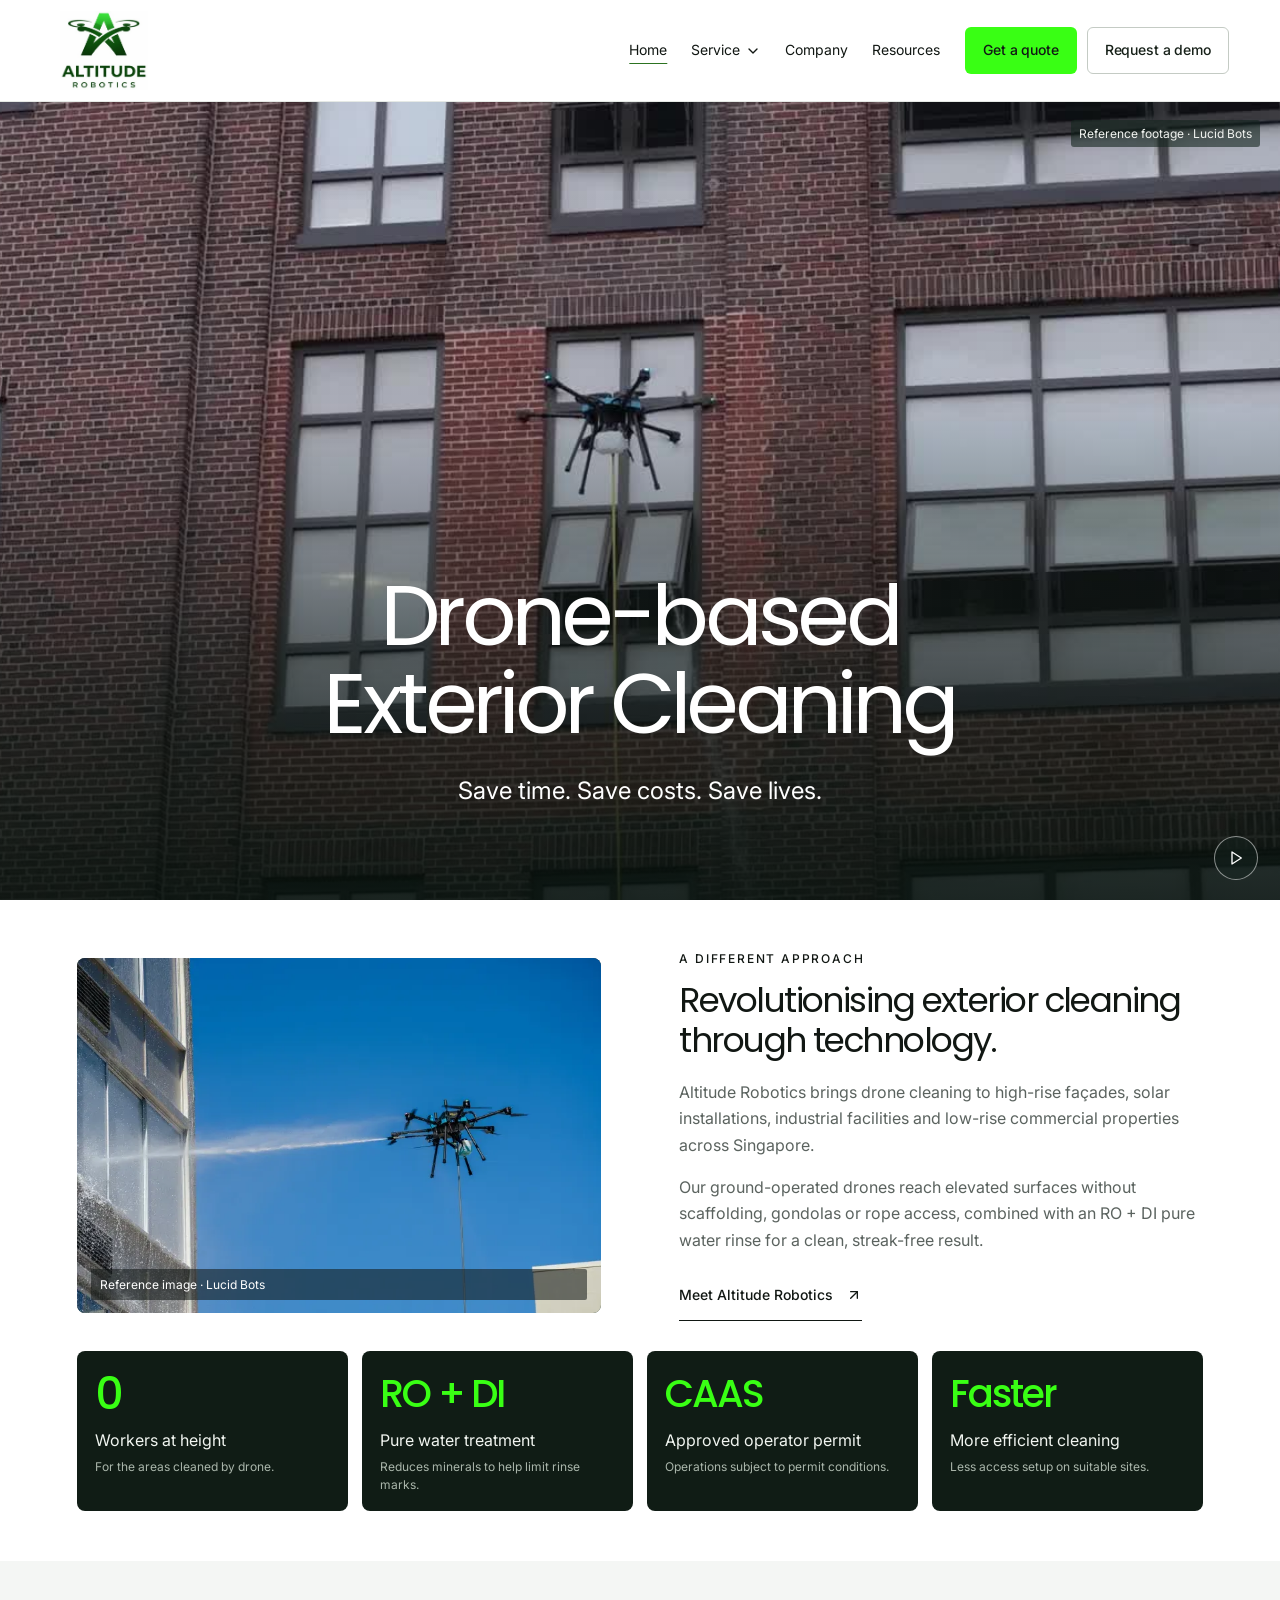
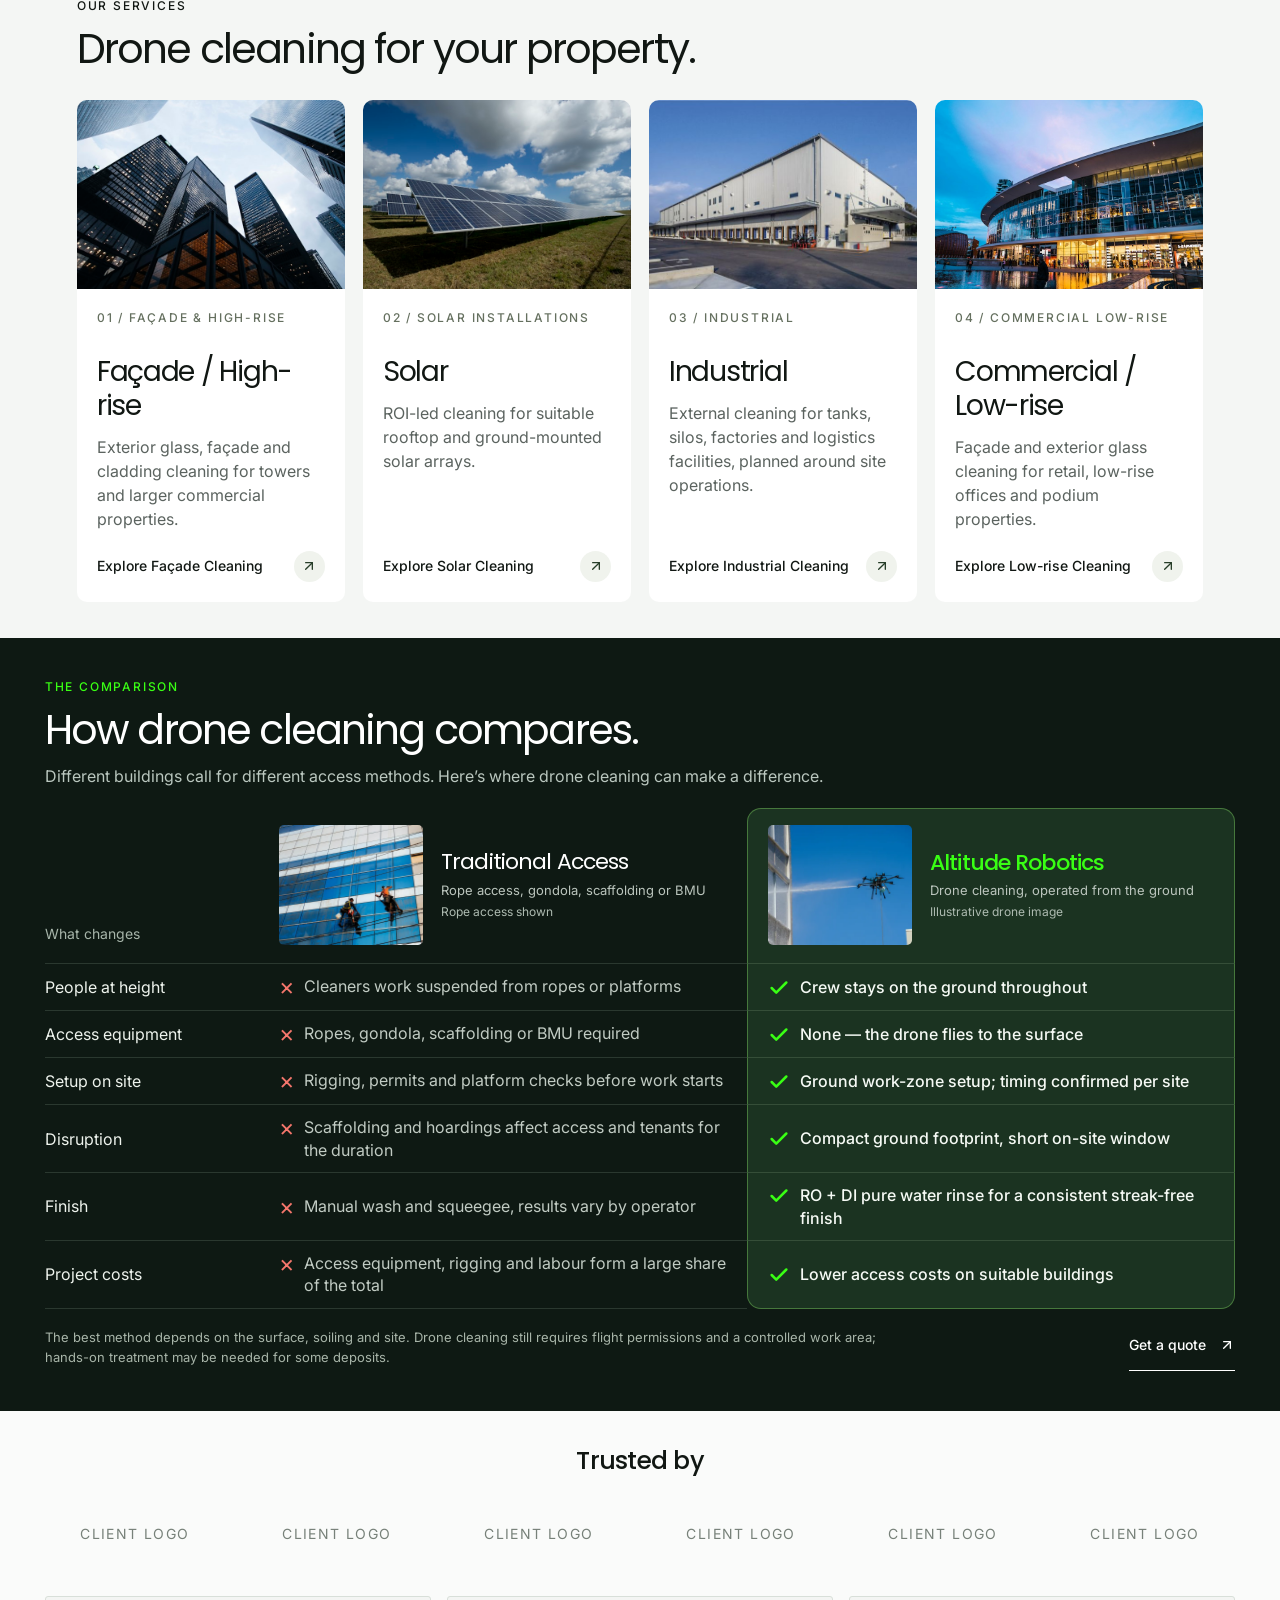
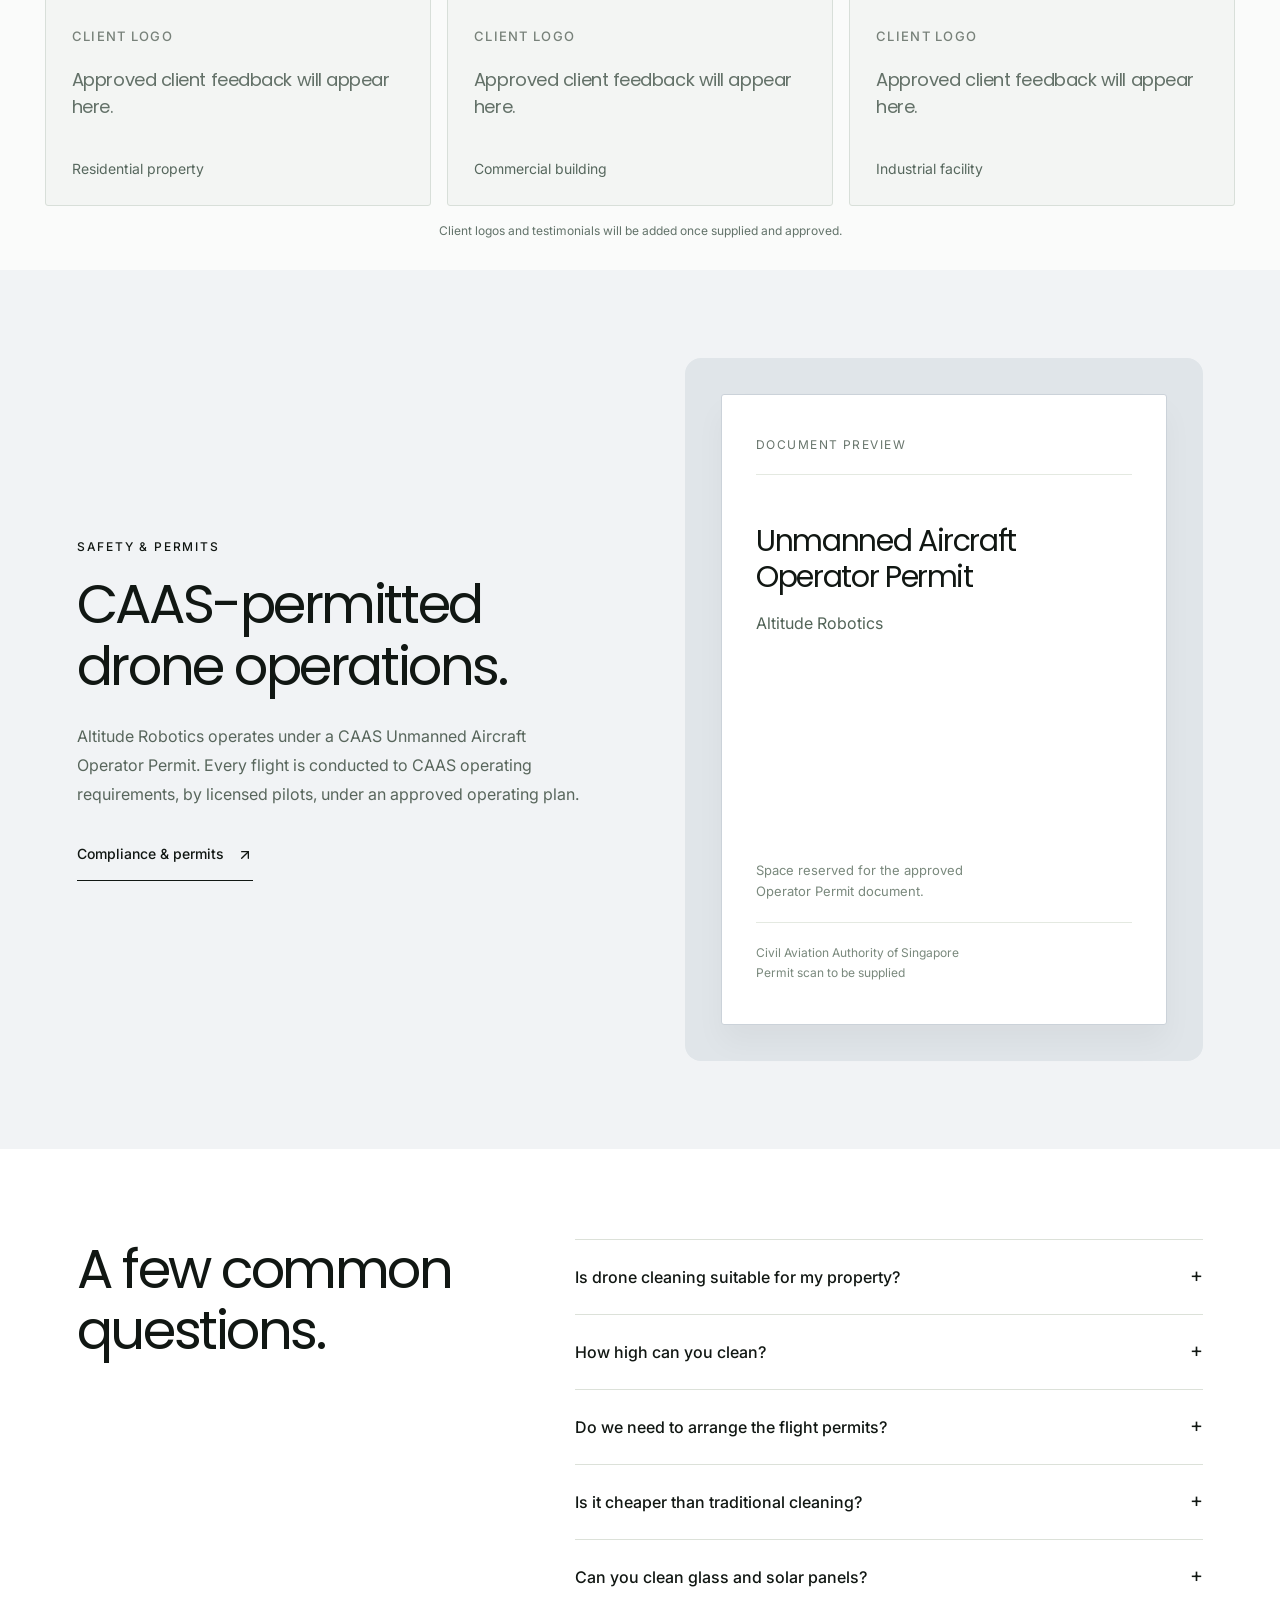
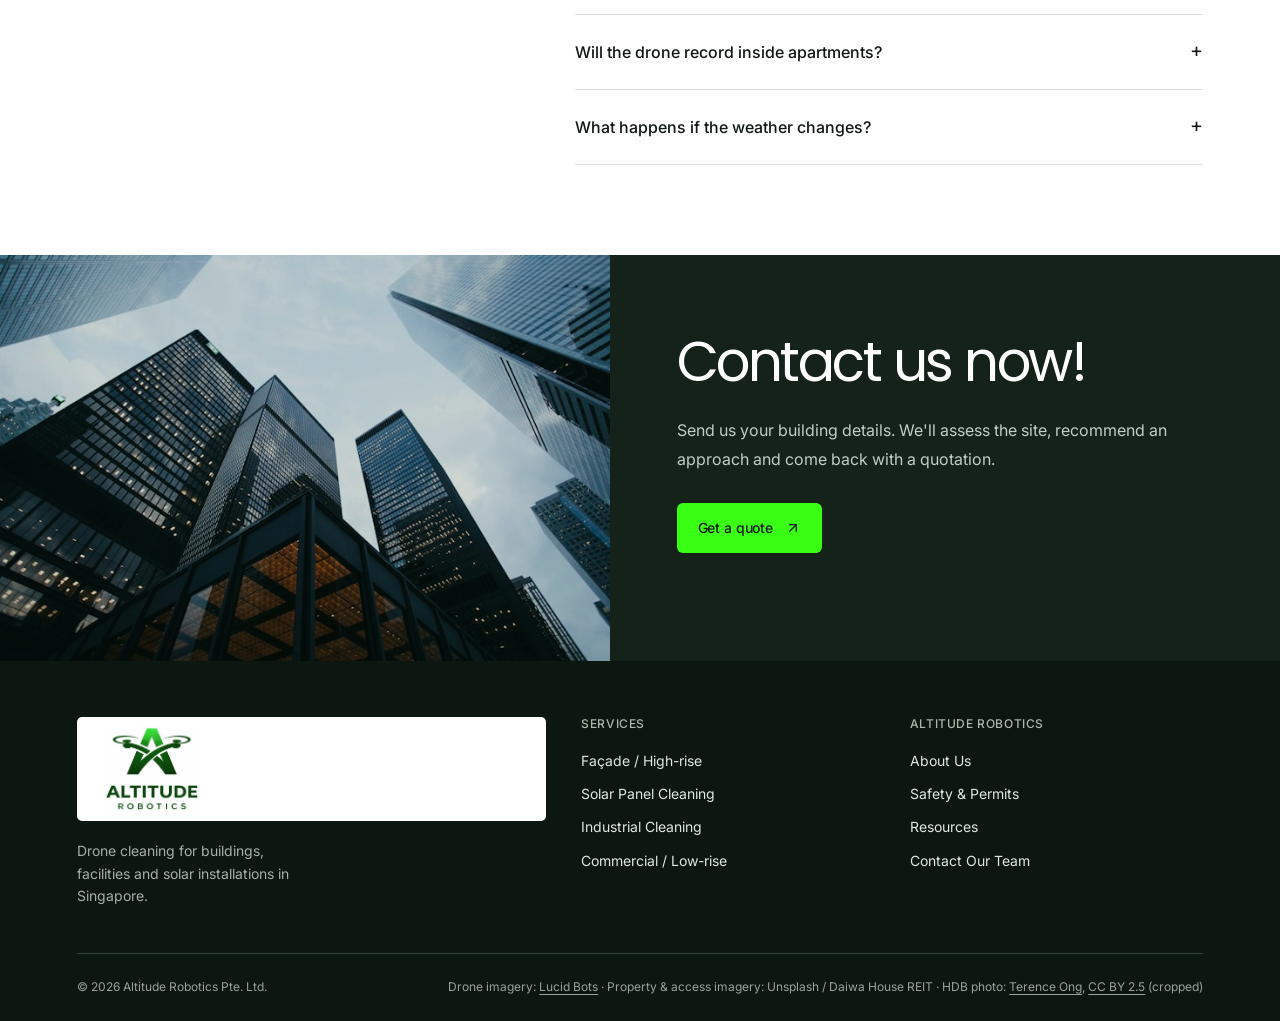
<file: index.html>
<!doctype html>
<html lang="en-SG">
<head>
<meta charset="utf-8">
<meta name="viewport" content="width=device-width, initial-scale=1">
<meta name="description" content="Altitude Robotics provides drone window cleaning, façade cleaning and exterior cleaning for buildings, facilities and solar installations across Singapore.">
<meta name="theme-color" content="#111713">
<title>Altitude Robotics | Drone-based Exterior Cleaning</title>
<link rel="icon" href="assets/altitude-logo.jpg" type="image/jpeg">
<link rel="stylesheet" href="style.css">
<style>html,body{margin:0;padding:0}html{scroll-behavior:smooth}body{background:#fff}button:focus-visible,a:focus-visible,summary:focus-visible,input:focus-visible,select:focus-visible,textarea:focus-visible{outline:3px solid #4d852d;outline-offset:4px}</style>
</head>
<body>
<div id="altitude-concept" data-experience="website" data-page="home">
  <header class="ar-nav">
    <a class="ar-logo" data-route="home" aria-label="Altitude Robotics home" href="index.html"><img data-image="logo" alt="Altitude Robotics" src="assets/altitude-logo.jpg"></a>
    <button class="ar-mobile-toggle" aria-label="Open navigation" aria-expanded="false" id="ar-menu-toggle"><svg xmlns="http://www.w3.org/2000/svg" width="16" height="16" viewBox="0 0 24 24" fill="none" stroke="currentColor" stroke-width="2" stroke-linecap="round" stroke-linejoin="round" data-lucide="menu" aria-hidden="true" class="lucide lucide-menu "><line x1="4" x2="20" y1="12" y2="12"></line><line x1="4" x2="20" y1="6" y2="6"></line><line x1="4" x2="20" y1="18" y2="18"></line></svg></button>
    <nav class="ar-links" aria-label="Main navigation" id="ar-main-links">
      <a class="ar-navlink" data-route="home" href="index.html" aria-current="page">Home</a>
      <button class="ar-navlink" id="ar-services-toggle" aria-expanded="false" aria-controls="ar-services-menu">Service <svg xmlns="http://www.w3.org/2000/svg" width="16" height="16" viewBox="0 0 24 24" fill="none" stroke="currentColor" stroke-width="2" stroke-linecap="round" stroke-linejoin="round" data-lucide="chevron-down" aria-hidden="true" class="lucide lucide-chevron-down "><path d="m6 9 6 6 6-6"></path></svg></button>
      <a class="ar-navlink" data-route="about" href="company.html">Company</a>
      <a class="ar-navlink" data-route="safety" href="safety-permits.html">Resources</a>
    </nav>
    <div class="ar-nav-actions" id="ar-nav-actions">
<a class="ar-button" data-route="quote" href="get-a-quote.html">Get a quote</a><a class="ar-button ar-outline" data-route="demo" href="request-a-demo.html">Request a demo</a>
</div>
    <div id="ar-services-menu" class="ar-dropdown" hidden>
      <a data-route="commercial" href="commercial.html">Façade / High-rise<small>Commercial towers &amp; façades</small></a><a data-route="solar" href="solar-panels.html">Solar<small>Rooftop &amp; ground-mounted arrays</small></a><a data-route="industrial" href="industrial.html">Industrial<small>Factories, tanks &amp; facilities</small></a><a data-route="residential" href="residential.html">Commercial / Low-rise<small>Low-rise buildings &amp; podiums</small></a>
    </div>
  </header>
  <main>
    <div id="ar-home">
      <section class="ar-hero" aria-label="Drone cleaning for buildings and solar panels">
        <img class="ar-hero-photo" data-image="hero" alt="Reference image of a cleaning drone spraying a building façade" src="assets/hero-frame.jpg">
        <video class="ar-hero-video" id="ar-hero-video" muted loop playsinline preload="none" aria-label="Reference drone cleaning film from Lucid Bots" poster="assets/hero-frame.jpg" src="assets/hero-hd.mp4"></video>
        <span class="ar-hero-credit">Reference footage · Lucid Bots</span>
        <div class="ar-hero-copy">
<h1>Drone-based<br>Exterior Cleaning</h1>
<p class="ar-hero-sub"><span>Save time.</span> <span>Save costs.</span> <span>Save lives.</span></p>
</div>
        <button class="ar-film-control" id="ar-video-toggle" aria-label="Play background video"><svg xmlns="http://www.w3.org/2000/svg" width="16" height="16" viewBox="0 0 24 24" fill="none" stroke="currentColor" stroke-width="2" stroke-linecap="round" stroke-linejoin="round" data-lucide="play" aria-hidden="true" class="lucide lucide-play "><polygon points="6 3 20 12 6 21 6 3"></polygon></svg></button>
      </section>
      
      <section class="ar-about" id="ar-approach">
  <div class="ar-split">
    <div class="ar-approach-media">
<img data-image="drone" alt="Illustrative cleaning drone spraying an exterior wall" loading="lazy" src="assets/drone.webp"><div class="ar-imagecredit">Reference image · Lucid Bots</div>
</div>
    <div class="ar-intro">
<span class="ar-kicker">A DIFFERENT APPROACH</span><h2 class="ar-heading">Revolutionising exterior cleaning through technology.</h2>
<p>Altitude Robotics brings drone cleaning to high-rise façades, solar installations, industrial facilities and low-rise commercial properties across Singapore.</p>
<p style="margin-top:16px">Our ground-operated drones reach elevated surfaces without scaffolding, gondolas or rope access, combined with an RO + DI pure water rinse for a clean, streak-free result.</p>
<a class="ar-textlink" data-route="about" href="company.html">Meet Altitude Robotics <svg xmlns="http://www.w3.org/2000/svg" width="16" height="16" viewBox="0 0 24 24" fill="none" stroke="currentColor" stroke-width="2" stroke-linecap="round" stroke-linejoin="round" data-lucide="arrow-up-right" aria-hidden="true" class="lucide lucide-arrow-up-right "><path d="M7 7h10v10"></path><path d="M7 17 17 7"></path></svg></a>
</div>
  </div>
  <div class="ar-selling-points">
    <div class="ar-selling-point">
<strong>0</strong><p>Workers at height</p>
<small>For the areas cleaned by drone.</small>
</div>
    <div class="ar-selling-point">
<strong>RO + DI</strong><p>Pure water treatment</p>
<small>Reduces minerals to help limit rinse marks.</small>
</div>
    <div class="ar-selling-point">
<strong>CAAS</strong><p>Approved operator permit</p>
<small>Operations subject to permit conditions.</small>
</div>
    <div class="ar-selling-point">
<strong>Faster</strong><p>More efficient cleaning</p>
<small>Less access setup on suitable sites.</small>
</div>
  </div>
</section>
      <section class="ar-services" id="ar-services"><div class="ar-sectionhead"><div>
<span class="ar-kicker">OUR SERVICES</span><h2 class="ar-heading">Drone cleaning for your property.</h2>
</div></div>
<div class="ar-servicegrid">
<a class="ar-service" data-route="commercial" href="commercial.html"><div class="ar-service-image"><img data-image="commercial" alt="Glass façade of a high-rise commercial building" loading="lazy" src="assets/commercial.jpg"></div><div class="ar-servicebody"><span class="ar-kicker">01 / FAÇADE &amp; HIGH-RISE</span><h3>Façade / High-rise</h3><p>Exterior glass, façade and cladding cleaning for towers and larger commercial properties.</p><span class="ar-cardlink">Explore Façade Cleaning <span class="ar-roundarrow"><svg xmlns="http://www.w3.org/2000/svg" width="16" height="16" viewBox="0 0 24 24" fill="none" stroke="currentColor" stroke-width="2" stroke-linecap="round" stroke-linejoin="round" data-lucide="arrow-up-right" aria-hidden="true" class="lucide lucide-arrow-up-right "><path d="M7 7h10v10"></path><path d="M7 17 17 7"></path></svg></span></span></div></a>
<a class="ar-service" data-route="solar" href="solar-panels.html"><div class="ar-service-image"><img data-image="solar" alt="Ground-mounted solar panels" loading="lazy" src="assets/solar.jpg"></div><div class="ar-servicebody"><span class="ar-kicker">02 / SOLAR INSTALLATIONS</span><h3>Solar</h3><p>ROI-led cleaning for suitable rooftop and ground-mounted solar arrays.</p><span class="ar-cardlink">Explore Solar Cleaning <span class="ar-roundarrow"><svg xmlns="http://www.w3.org/2000/svg" width="16" height="16" viewBox="0 0 24 24" fill="none" stroke="currentColor" stroke-width="2" stroke-linecap="round" stroke-linejoin="round" data-lucide="arrow-up-right" aria-hidden="true" class="lucide lucide-arrow-up-right "><path d="M7 7h10v10"></path><path d="M7 17 17 7"></path></svg></span></span></div></a>
<a class="ar-service" data-route="industrial" href="industrial.html"><div class="ar-service-image"><img data-image="industrial" alt="Industrial facility exterior" loading="lazy" src="assets/warehouse.jpg"></div><div class="ar-servicebody"><span class="ar-kicker">03 / INDUSTRIAL</span><h3>Industrial</h3><p>External cleaning for tanks, silos, factories and logistics facilities, planned around site operations.</p><span class="ar-cardlink">Explore Industrial Cleaning <span class="ar-roundarrow"><svg xmlns="http://www.w3.org/2000/svg" width="16" height="16" viewBox="0 0 24 24" fill="none" stroke="currentColor" stroke-width="2" stroke-linecap="round" stroke-linejoin="round" data-lucide="arrow-up-right" aria-hidden="true" class="lucide lucide-arrow-up-right "><path d="M7 7h10v10"></path><path d="M7 17 17 7"></path></svg></span></span></div></a>
<a class="ar-service" data-route="residential" href="residential.html"><div class="ar-service-image"><img data-image="shopping" alt="Low-rise commercial property exterior" loading="lazy" src="assets/shopping-centre.jpg"></div><div class="ar-servicebody"><span class="ar-kicker">04 / COMMERCIAL LOW-RISE</span><h3>Commercial / Low-rise</h3><p>Façade and exterior glass cleaning for retail, low-rise offices and podium properties.</p><span class="ar-cardlink">Explore Low-rise Cleaning <span class="ar-roundarrow"><svg xmlns="http://www.w3.org/2000/svg" width="16" height="16" viewBox="0 0 24 24" fill="none" stroke="currentColor" stroke-width="2" stroke-linecap="round" stroke-linejoin="round" data-lucide="arrow-up-right" aria-hidden="true" class="lucide lucide-arrow-up-right "><path d="M7 7h10v10"></path><path d="M7 17 17 7"></path></svg></span></span></div></a>
</div></section>
<section class="ar-comparison" id="ar-comparison">
  <div class="ar-comparison-head">
<span class="ar-kicker">THE COMPARISON</span><h2 class="ar-heading">How drone cleaning compares.</h2>
<p>Different buildings call for different access methods. Here’s where drone cleaning can make a difference.</p>
</div>
  <table class="ar-compare-new" aria-label="Comparison of traditional access and Altitude Robotics drone cleaning">
    <colgroup>
<col class="ar-topic">
<col class="ar-option">
<col class="ar-option">
</colgroup>
    <thead><tr>
<th scope="col">What changes</th>
<th scope="col"><div class="ar-compare-option">
<img class="ar-comparison-image" data-image="traditional" alt="Two window cleaners using ropes on a glass building" loading="lazy" src="assets/traditional-access.jpg"><div>
<h3>Traditional Access</h3>
<span class="ar-col-description">Rope access, gondola, scaffolding or BMU</span><span class="ar-image-label">Rope access shown</span>
</div>
</div></th>
<th scope="col"><div class="ar-compare-option">
<img class="ar-comparison-image" data-image="drone" alt="A drone spraying an exterior facade" loading="lazy" src="assets/drone.webp"><div>
<h3>Altitude Robotics</h3>
<span class="ar-col-description">Drone cleaning, operated from the ground</span><span class="ar-image-label">Illustrative drone image</span>
</div>
</div></th>
</tr></thead>
    <tbody>
      <tr>
<th scope="row">People at height</th>
<td><div class="ar-check-copy">
<span class="ar-cross" aria-label="Trade-off">×</span><span>Cleaners work suspended from ropes or platforms</span>
</div></td>
<td><div class="ar-check-copy">
<svg xmlns="http://www.w3.org/2000/svg" width="16" height="16" viewBox="0 0 24 24" fill="none" stroke="currentColor" stroke-width="2" stroke-linecap="round" stroke-linejoin="round" class="lucide lucide-check ar-tick" data-lucide="check" role="img" aria-label="Advantage" aria-hidden="true"><path d="M20 6 9 17l-5-5"></path></svg><span>Crew stays on the ground throughout</span>
</div></td>
</tr>
      <tr>
<th scope="row">Access equipment</th>
<td><div class="ar-check-copy">
<span class="ar-cross" aria-label="Trade-off">×</span><span>Ropes, gondola, scaffolding or BMU required</span>
</div></td>
<td><div class="ar-check-copy">
<svg xmlns="http://www.w3.org/2000/svg" width="16" height="16" viewBox="0 0 24 24" fill="none" stroke="currentColor" stroke-width="2" stroke-linecap="round" stroke-linejoin="round" class="lucide lucide-check ar-tick" data-lucide="check" role="img" aria-label="Advantage" aria-hidden="true"><path d="M20 6 9 17l-5-5"></path></svg><span>None — the drone flies to the surface</span>
</div></td>
</tr>
      <tr>
<th scope="row">Setup on site</th>
<td><div class="ar-check-copy">
<span class="ar-cross" aria-label="Trade-off">×</span><span>Rigging, permits and platform checks before work starts</span>
</div></td>
<td><div class="ar-check-copy">
<svg xmlns="http://www.w3.org/2000/svg" width="16" height="16" viewBox="0 0 24 24" fill="none" stroke="currentColor" stroke-width="2" stroke-linecap="round" stroke-linejoin="round" class="lucide lucide-check ar-tick" data-lucide="check" role="img" aria-label="Advantage" aria-hidden="true"><path d="M20 6 9 17l-5-5"></path></svg><span>Ground work-zone setup; timing confirmed per site</span>
</div></td>
</tr>
      <tr>
<th scope="row">Disruption</th>
<td><div class="ar-check-copy">
<span class="ar-cross" aria-label="Trade-off">×</span><span>Scaffolding and hoardings affect access and tenants for the duration</span>
</div></td>
<td><div class="ar-check-copy">
<svg xmlns="http://www.w3.org/2000/svg" width="16" height="16" viewBox="0 0 24 24" fill="none" stroke="currentColor" stroke-width="2" stroke-linecap="round" stroke-linejoin="round" class="lucide lucide-check ar-tick" data-lucide="check" role="img" aria-label="Advantage" aria-hidden="true"><path d="M20 6 9 17l-5-5"></path></svg><span>Compact ground footprint, short on-site window</span>
</div></td>
</tr>
      <tr>
<th scope="row">Finish</th>
<td><div class="ar-check-copy">
<span class="ar-cross" aria-label="Trade-off">×</span><span>Manual wash and squeegee, results vary by operator</span>
</div></td>
<td><div class="ar-check-copy">
<svg xmlns="http://www.w3.org/2000/svg" width="16" height="16" viewBox="0 0 24 24" fill="none" stroke="currentColor" stroke-width="2" stroke-linecap="round" stroke-linejoin="round" class="lucide lucide-check ar-tick" data-lucide="check" role="img" aria-label="Advantage" aria-hidden="true"><path d="M20 6 9 17l-5-5"></path></svg><span>RO + DI pure water rinse for a consistent streak-free finish</span>
</div></td>
</tr>
      <tr>
<th scope="row">Project costs</th>
<td><div class="ar-check-copy">
<span class="ar-cross" aria-label="Trade-off">×</span><span>Access equipment, rigging and labour form a large share of the total</span>
</div></td>
<td><div class="ar-check-copy">
<svg xmlns="http://www.w3.org/2000/svg" width="16" height="16" viewBox="0 0 24 24" fill="none" stroke="currentColor" stroke-width="2" stroke-linecap="round" stroke-linejoin="round" class="lucide lucide-check ar-tick" data-lucide="check" role="img" aria-label="Advantage" aria-hidden="true"><path d="M20 6 9 17l-5-5"></path></svg><span>Lower access costs on suitable buildings</span>
</div></td>
</tr>
    </tbody>
  </table>
  <div class="ar-comparefoot">
<p>The best method depends on the surface, soiling and site. Drone cleaning still requires flight permissions and a controlled work area; hands-on treatment may be needed for some deposits.</p>
<a class="ar-textlink" data-route="quote" href="get-a-quote.html">Get a quote <svg xmlns="http://www.w3.org/2000/svg" width="16" height="16" viewBox="0 0 24 24" fill="none" stroke="currentColor" stroke-width="2" stroke-linecap="round" stroke-linejoin="round" data-lucide="arrow-up-right" aria-hidden="true" class="lucide lucide-arrow-up-right "><path d="M7 7h10v10"></path><path d="M7 17 17 7"></path></svg></a>
</div>
</section>
<section class="ar-trusted" id="ar-trusted">
  <h2 class="ar-trusted-title">Trusted by</h2>
  <div class="ar-client-logos" aria-label="Reserved spaces for approved client logos">
<div class="ar-client-logo">Client logo</div>
<div class="ar-client-logo">Client logo</div>
<div class="ar-client-logo">Client logo</div>
<div class="ar-client-logo">Client logo</div>
<div class="ar-client-logo">Client logo</div>
<div class="ar-client-logo">Client logo</div>
</div>
  <div class="ar-testimonials">
    <article class="ar-testimonial"><div class="ar-testimonial-logo" aria-label="Reserved space for client logo">Client logo</div>
<p>Approved client feedback will appear here.</p>
<small>Residential property</small></article>
    <article class="ar-testimonial"><div class="ar-testimonial-logo" aria-label="Reserved space for client logo">Client logo</div>
<p>Approved client feedback will appear here.</p>
<small>Commercial building</small></article>
    <article class="ar-testimonial"><div class="ar-testimonial-logo" aria-label="Reserved space for client logo">Client logo</div>
<p>Approved client feedback will appear here.</p>
<small>Industrial facility</small></article>
  </div>
  <p class="ar-proof-note">Client logos and testimonials will be added once supplied and approved.</p>
</section>
<section class="ar-credentials" id="ar-safety">
  <div class="ar-split">
    <div class="ar-permit-copy">
<span class="ar-kicker">SAFETY &amp; PERMITS</span><h2 class="ar-heading">CAAS-permitted<br>drone operations.</h2>
<p>Altitude Robotics operates under a CAAS Unmanned Aircraft Operator Permit. Every flight is conducted to CAAS operating requirements, by licensed pilots, under an approved operating plan.</p>
<a class="ar-textlink" data-route="safety" href="safety-permits.html">Compliance &amp; permits <svg xmlns="http://www.w3.org/2000/svg" width="16" height="16" viewBox="0 0 24 24" fill="none" stroke="currentColor" stroke-width="2" stroke-linecap="round" stroke-linejoin="round" data-lucide="arrow-up-right" aria-hidden="true" class="lucide lucide-arrow-up-right "><path d="M7 7h10v10"></path><path d="M7 17 17 7"></path></svg></a>
</div>
    <div class="ar-permit-stage"><div class="ar-permit" role="img" aria-label="Reserved display for Altitude Robotics' UA Operator Permit; actual document to be supplied">
<div class="ar-permit-top">Document preview</div>
<h3>Unmanned Aircraft<br>Operator Permit</h3>
<p>Altitude Robotics</p>
<p class="ar-permit-pending">Space reserved for the approved<br>Operator Permit document.</p>
<small>Civil Aviation Authority of Singapore<br>Permit scan to be supplied</small>
</div></div>
  </div>
</section>
      <section class="ar-faq"><div class="ar-faqintro"><h2 class="ar-heading">A few common<br>questions.</h2></div>
<div>
        <details><summary>Is drone cleaning suitable for my property?</summary><p>We assess the surface material, building layout, access and type of soiling before recommending a method. Recessed areas and deposits that need scraping or close-contact treatment may require another approach.</p></details>
        <details><summary>How high can you clean?</summary><p>The working height depends on the location, approved flight conditions and cleaning setup. Share the site address and approximate height so we can assess your project.</p></details>
        <details><summary>Do we need to arrange the flight permits?</summary><p>We identify and coordinate the flight-permit requirements. You help confirm site details, access and building-management approvals. Work proceeds once the required permissions are in place.</p></details>
        <details><summary>Is it cheaper than traditional cleaning?</summary><p>It can reduce access-equipment and setup costs on suitable sites. The final price depends on the area, surface condition, access, permissions and cleaning requirements.</p></details>
        <details><summary>Can you clean glass and solar panels?</summary><p>RO + DI treatment reduces dissolved minerals and can help limit spotting after rinsing. We assess the surface and soiling first, and check manufacturer guidance for solar panels.</p></details>
        <details><summary>Will the drone record inside apartments?</summary><p>Camera use should focus on flight control and agreed exterior-work documentation. We discuss privacy arrangements with building management and do not intentionally film inside homes.</p></details>
        <details><summary>What happens if the weather changes?</summary><p>If wind, rain or visibility make conditions unsuitable, we pause or reschedule the work and agree the next available window with you.</p></details>
      </div></section>
      <section class="ar-close"><div class="ar-closephoto"><img data-image="commercial" alt="Exterior glass panels on a commercial tower" loading="lazy" src="assets/commercial.jpg"></div>
<div class="ar-closecopy">
<h2>Contact us now!</h2>
<p>Send us your building details. We'll assess the site, recommend an approach and come back with a quotation.</p>
<div class="ar-actions"><a class="ar-button" data-route="quote" href="get-a-quote.html">Get a quote <svg xmlns="http://www.w3.org/2000/svg" width="16" height="16" viewBox="0 0 24 24" fill="none" stroke="currentColor" stroke-width="2" stroke-linecap="round" stroke-linejoin="round" data-lucide="arrow-up-right" aria-hidden="true" class="lucide lucide-arrow-up-right "><path d="M7 7h10v10"></path><path d="M7 17 17 7"></path></svg></a></div>
</div></section>

          </div>
    </main>
  <footer class="ar-footer"><div class="ar-footer-top">
<div>
<a class="ar-logo" data-route="home" href="index.html"><img data-image="logo" alt="Altitude Robotics" src="assets/altitude-logo.jpg"></a><p class="ar-footer-tag">Drone cleaning for buildings, facilities and solar installations in Singapore.</p>
</div>
<div>
<h3>SERVICES</h3>
<a data-route="commercial" href="commercial.html">Façade / High-rise</a><a data-route="solar" href="solar-panels.html">Solar Panel Cleaning</a><a data-route="industrial" href="industrial.html">Industrial Cleaning</a><a data-route="residential" href="residential.html">Commercial / Low-rise</a>
</div>
<div>
<h3>ALTITUDE ROBOTICS</h3>
<a data-route="about" href="company.html">About Us</a><a data-route="safety" href="safety-permits.html">Safety &amp; Permits</a><a data-route="safety" href="safety-permits.html">Resources</a><a data-route="quote" href="get-a-quote.html">Contact Our Team</a>
</div>
</div>
<div class="ar-footer-bottom">
<span>© 2026 Altitude Robotics Pte. Ltd.</span><span>Drone imagery: <a href="https://www.lucidbots.com/" target="_blank" rel="noopener">Lucid Bots</a> · Property &amp; access imagery: Unsplash / Daiwa House REIT · HDB photo: <a href="https://commons.wikimedia.org/wiki/File:Bishan_HDB.JPG" target="_blank" rel="noopener">Terence Ong</a>, <a href="https://creativecommons.org/licenses/by/2.5/" target="_blank" rel="noopener">CC BY 2.5</a> (cropped)</span>
</div></footer>
</div>
<script src="assets/lucide.min.js"></script>
<script src="app.js"></script>
</body>
</html>
</file>
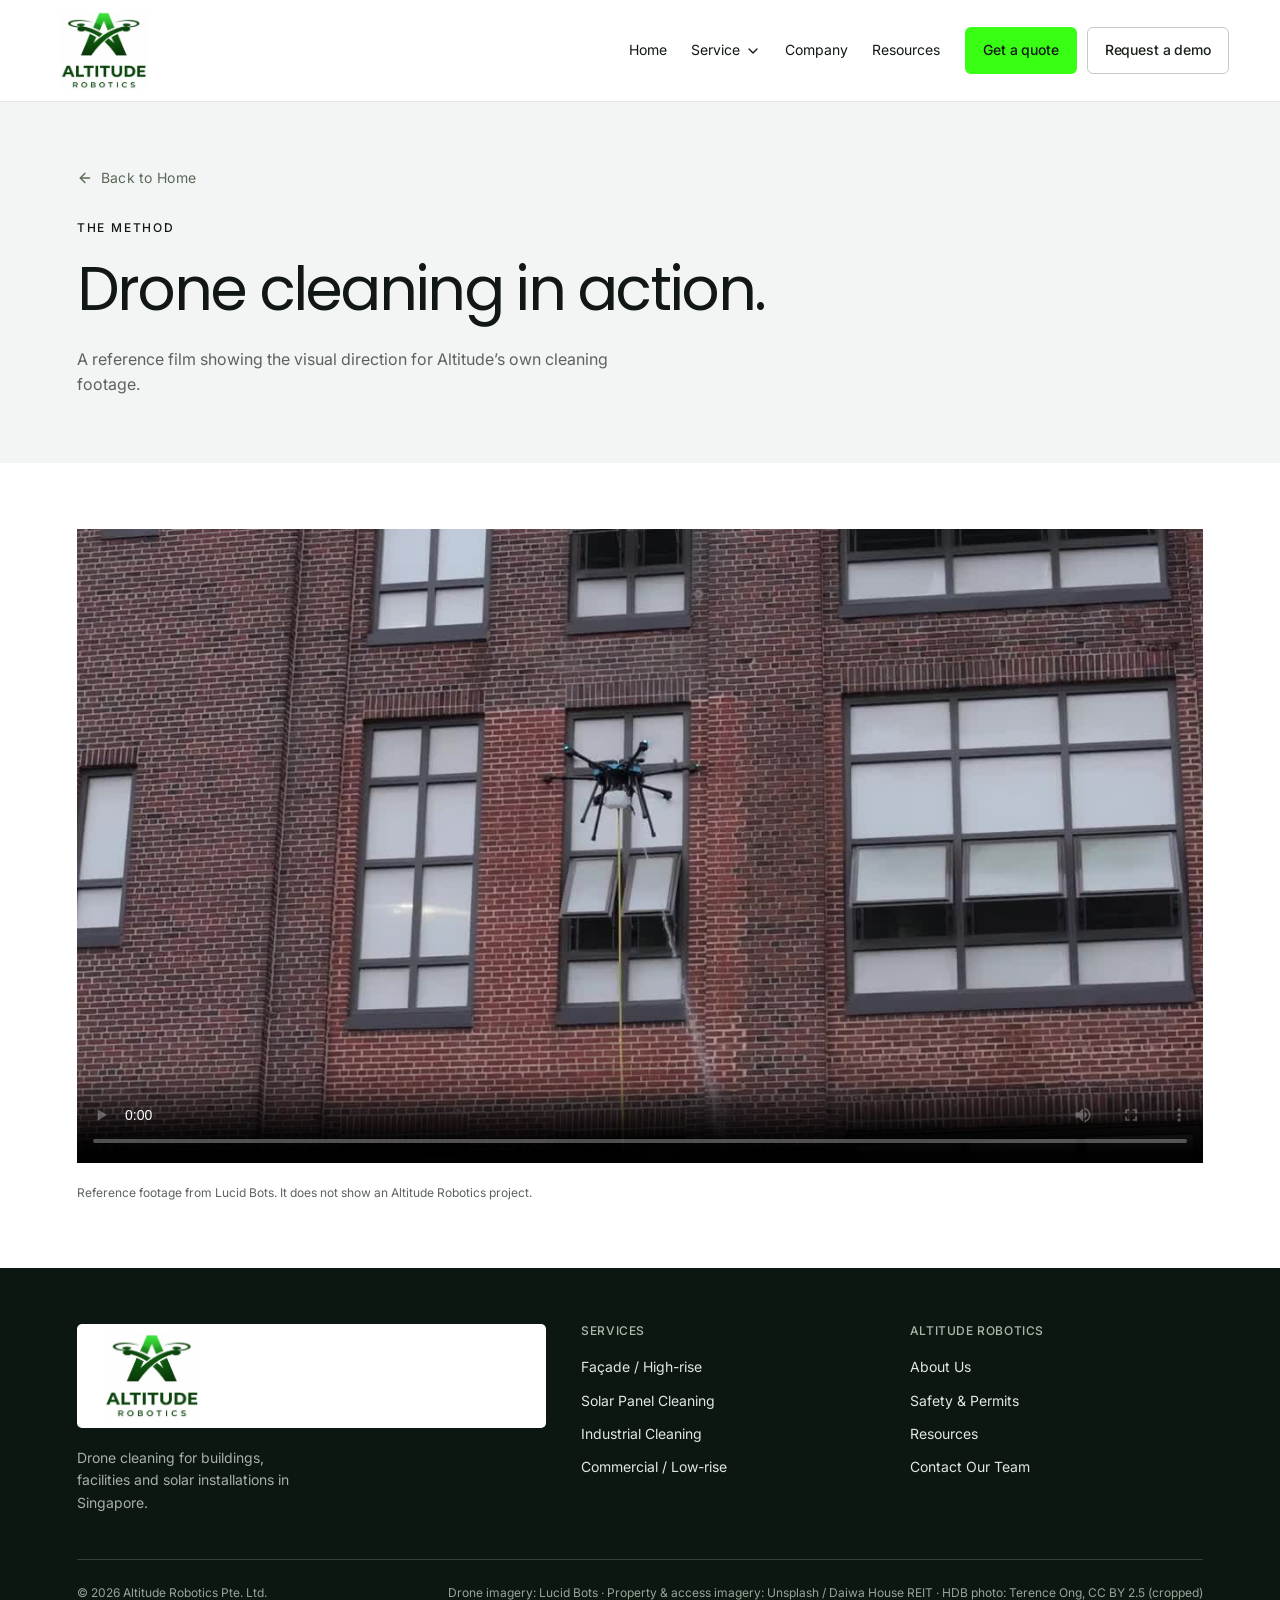
<file: cleaning-video.html>
<!doctype html>
<html lang="en-SG">
<head>
<meta charset="utf-8">
<meta name="viewport" content="width=device-width, initial-scale=1">
<meta name="description" content="A reference film showing the visual direction for Altitude’s own cleaning footage.">
<meta name="theme-color" content="#111713">
<title>Altitude Robotics | Drone Cleaning in Action</title>
<link rel="icon" href="assets/altitude-logo.jpg" type="image/jpeg">
<link rel="stylesheet" href="style.css">
<style>html,body{margin:0;padding:0}html{scroll-behavior:smooth}body{background:#fff}button:focus-visible,a:focus-visible,summary:focus-visible,input:focus-visible,select:focus-visible,textarea:focus-visible{outline:3px solid #4d852d;outline-offset:4px}</style>
</head>
<body>
<div id="altitude-concept" data-experience="website" data-page="film">
  <header class="ar-nav">
    <a class="ar-logo" data-route="home" aria-label="Altitude Robotics home" href="index.html"><img data-image="logo" alt="Altitude Robotics" src="assets/altitude-logo.jpg"></a>
    <button class="ar-mobile-toggle" aria-label="Open navigation" aria-expanded="false" id="ar-menu-toggle"><svg xmlns="http://www.w3.org/2000/svg" width="16" height="16" viewBox="0 0 24 24" fill="none" stroke="currentColor" stroke-width="2" stroke-linecap="round" stroke-linejoin="round" data-lucide="menu" aria-hidden="true" class="lucide lucide-menu "><line x1="4" x2="20" y1="12" y2="12"></line><line x1="4" x2="20" y1="6" y2="6"></line><line x1="4" x2="20" y1="18" y2="18"></line></svg></button>
    <nav class="ar-links" aria-label="Main navigation" id="ar-main-links">
      <a class="ar-navlink" data-route="home" href="index.html">Home</a>
      <button class="ar-navlink" id="ar-services-toggle" aria-expanded="false" aria-controls="ar-services-menu">Service <svg xmlns="http://www.w3.org/2000/svg" width="16" height="16" viewBox="0 0 24 24" fill="none" stroke="currentColor" stroke-width="2" stroke-linecap="round" stroke-linejoin="round" data-lucide="chevron-down" aria-hidden="true" class="lucide lucide-chevron-down "><path d="m6 9 6 6 6-6"></path></svg></button>
      <a class="ar-navlink" data-route="about" href="company.html">Company</a>
      <a class="ar-navlink" data-route="safety" href="safety-permits.html">Resources</a>
    </nav>
    <div class="ar-nav-actions" id="ar-nav-actions">
<a class="ar-button" data-route="quote" href="get-a-quote.html">Get a quote</a><a class="ar-button ar-outline" data-route="demo" href="request-a-demo.html">Request a demo</a>
</div>
    <div id="ar-services-menu" class="ar-dropdown" hidden>
      <a data-route="commercial" href="commercial.html">Façade / High-rise<small>Commercial towers &amp; façades</small></a><a data-route="solar" href="solar-panels.html">Solar<small>Rooftop &amp; ground-mounted arrays</small></a><a data-route="industrial" href="industrial.html">Industrial<small>Factories, tanks &amp; facilities</small></a><a data-route="residential" href="residential.html">Commercial / Low-rise<small>Low-rise buildings &amp; podiums</small></a>
    </div>
  </header>
  <main><div id="ar-detail">
<section class="ar-pageheading"><a class="ar-breadcrumb" data-route="home" href="index.html"><svg xmlns="http://www.w3.org/2000/svg" width="16" height="16" viewBox="0 0 24 24" fill="none" stroke="currentColor" stroke-width="2" stroke-linecap="round" stroke-linejoin="round" data-lucide="arrow-left" aria-hidden="true" class="lucide lucide-arrow-left "><path d="m12 19-7-7 7-7"></path><path d="M19 12H5"></path></svg> Back to Home</a><span class="ar-kicker">THE METHOD</span><h1>Drone cleaning in action.</h1>
<p>A reference film showing the visual direction for Altitude’s own cleaning footage.</p></section><section class="ar-content"><video class="ar-fullfilm" data-film controls playsinline preload="metadata" aria-label="Reference cleaning film" poster="assets/hero-frame.jpg" src="assets/hero-hd.mp4"></video><p class="ar-filmcaption">Reference footage from Lucid Bots. It does not show an Altitude Robotics project.</p></section>
</div></main><footer class="ar-footer"><div class="ar-footer-top">
<div>
<a class="ar-logo" data-route="home" href="index.html"><img data-image="logo" alt="Altitude Robotics" src="assets/altitude-logo.jpg"></a><p class="ar-footer-tag">Drone cleaning for buildings, facilities and solar installations in Singapore.</p>
</div>
<div>
<h3>SERVICES</h3>
<a data-route="commercial" href="commercial.html">Façade / High-rise</a><a data-route="solar" href="solar-panels.html">Solar Panel Cleaning</a><a data-route="industrial" href="industrial.html">Industrial Cleaning</a><a data-route="residential" href="residential.html">Commercial / Low-rise</a>
</div>
<div>
<h3>ALTITUDE ROBOTICS</h3>
<a data-route="about" href="company.html">About Us</a><a data-route="safety" href="safety-permits.html">Safety &amp; Permits</a><a data-route="safety" href="safety-permits.html">Resources</a><a data-route="quote" href="get-a-quote.html">Contact Our Team</a>
</div>
</div>
<div class="ar-footer-bottom">
<span>© 2026 Altitude Robotics Pte. Ltd.</span><span>Drone imagery: <a href="https://www.lucidbots.com/" target="_blank" rel="noopener">Lucid Bots</a> · Property &amp; access imagery: Unsplash / Daiwa House REIT · HDB photo: <a href="https://commons.wikimedia.org/wiki/File:Bishan_HDB.JPG" target="_blank" rel="noopener">Terence Ong</a>, <a href="https://creativecommons.org/licenses/by/2.5/" target="_blank" rel="noopener">CC BY 2.5</a> (cropped)</span>
</div></footer>
</div>
<script src="assets/lucide.min.js"></script>
<script src="app.js"></script>
</body>
</html>
</file>
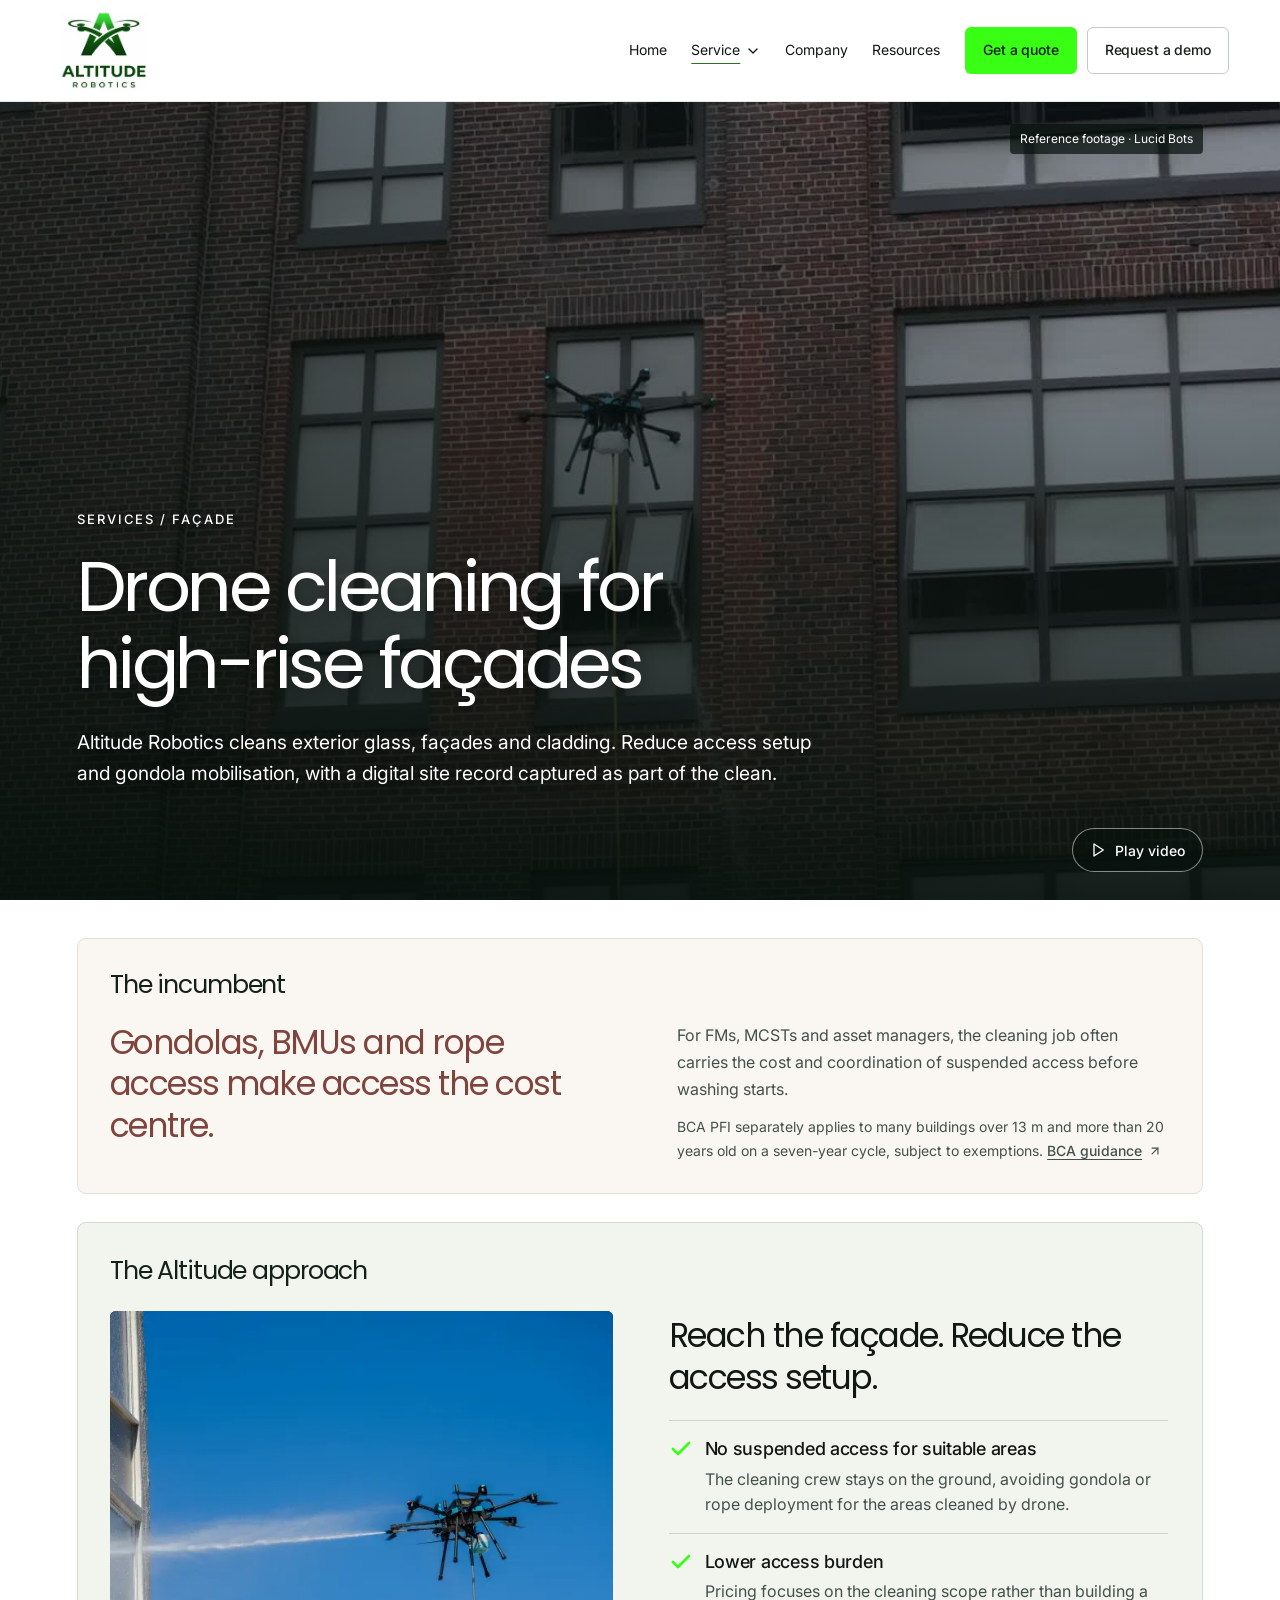
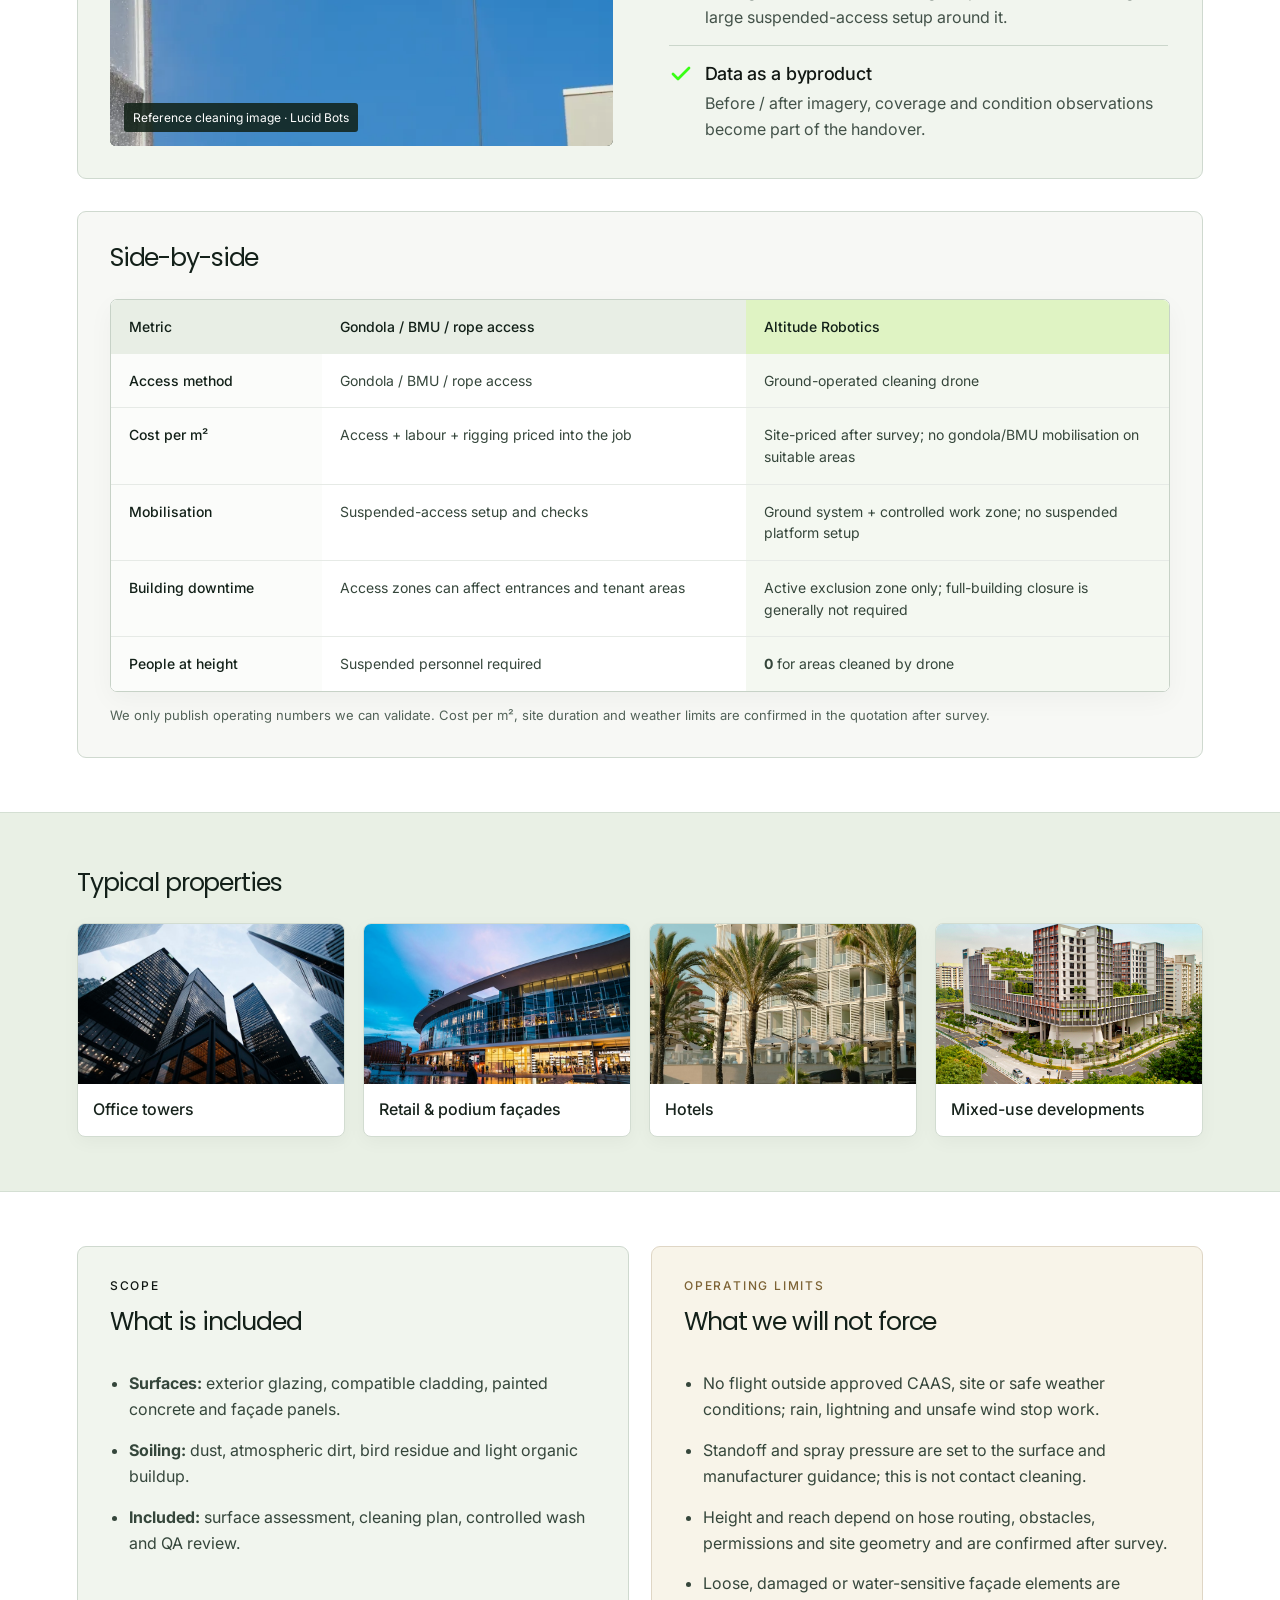
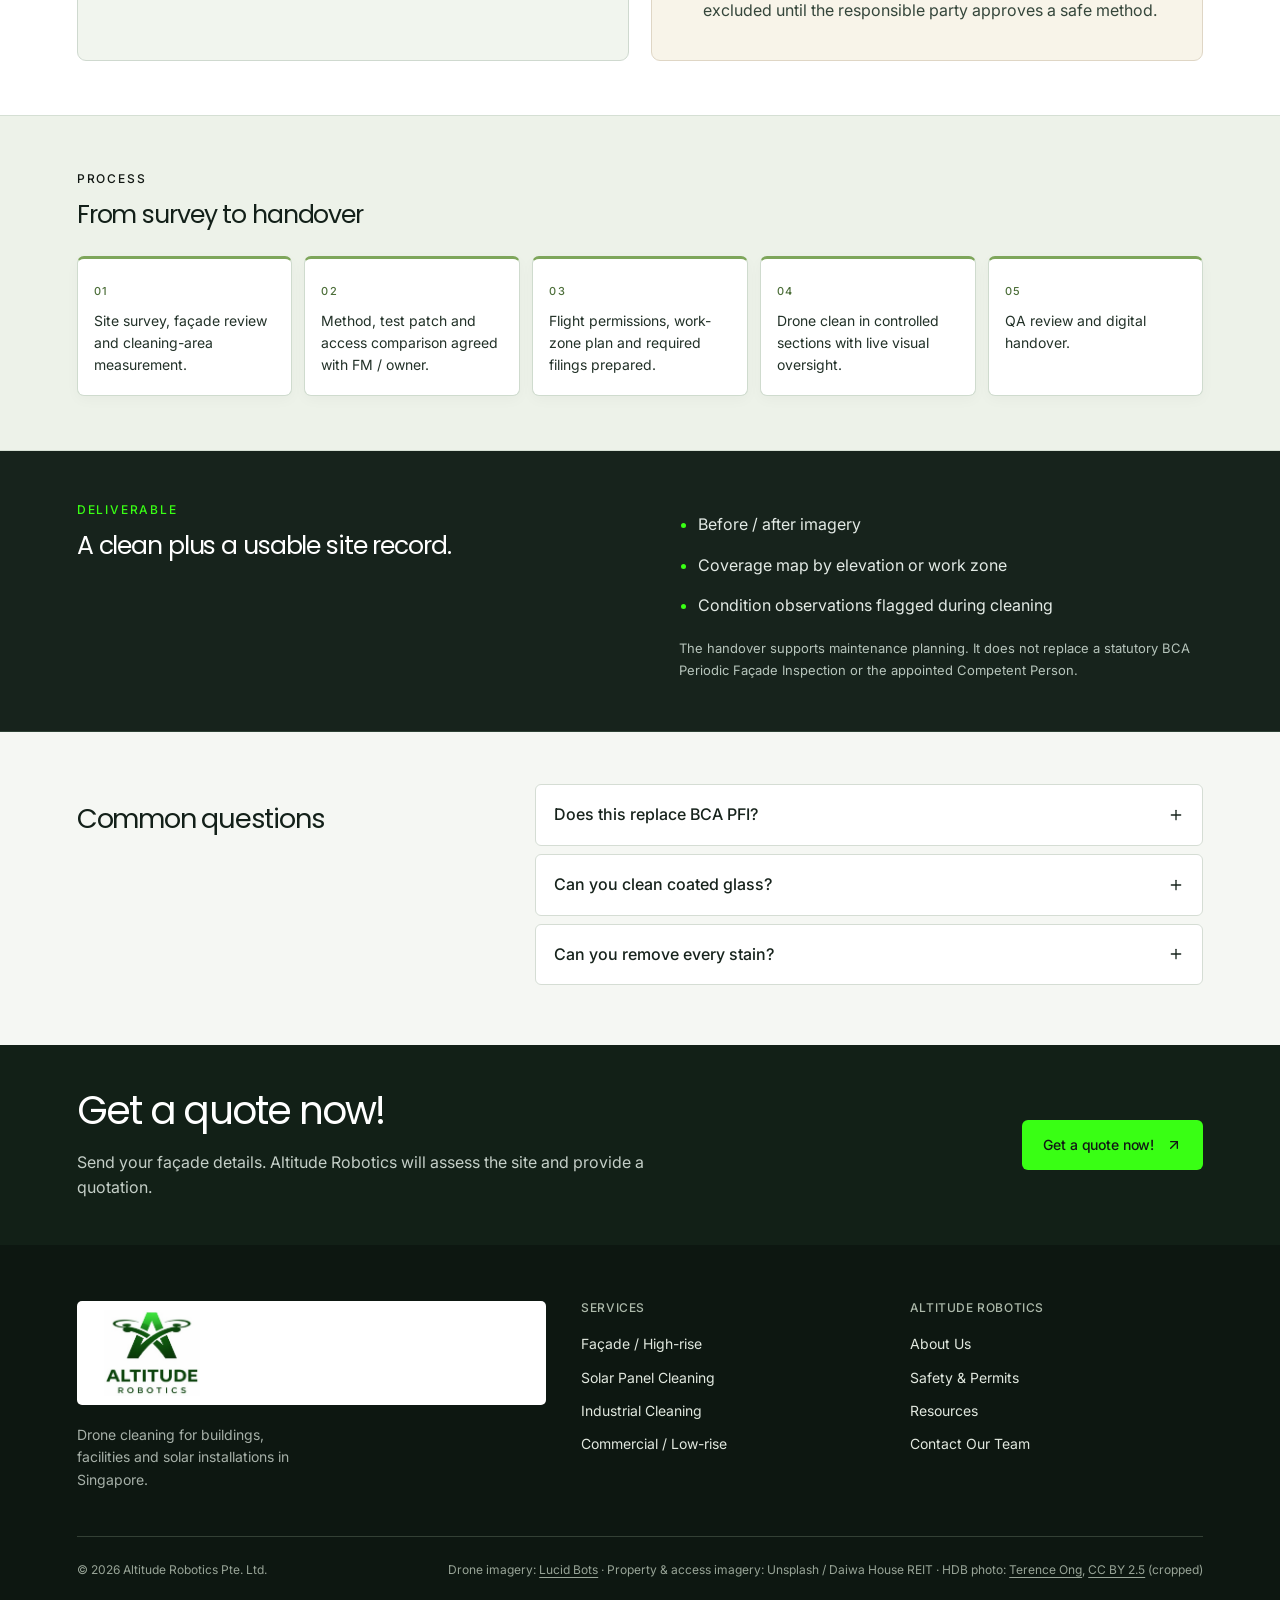
<file: commercial.html>
<!doctype html>
<html lang="en-SG">
<head>
<meta charset="utf-8">
<meta name="viewport" content="width=device-width, initial-scale=1">
<meta name="description" content="Drone cleaning for high-rise façades in Singapore, with reduced suspended-access setup and digital cleaning records.">
<meta name="theme-color" content="#111713">
<title>Altitude Robotics | High-rise Façade Cleaning</title>
<link rel="icon" href="assets/altitude-logo.jpg" type="image/jpeg">
<link rel="stylesheet" href="style.css">
<style>html,body{margin:0;padding:0}html{scroll-behavior:smooth}body{background:#fff}button:focus-visible,a:focus-visible,summary:focus-visible,input:focus-visible,select:focus-visible,textarea:focus-visible{outline:3px solid #4d852d;outline-offset:4px}</style>
</head>
<body>
<div id="altitude-concept" data-experience="website" data-page="commercial">
  <header class="ar-nav">
    <a class="ar-logo" data-route="home" aria-label="Altitude Robotics home" href="index.html"><img data-image="logo" alt="Altitude Robotics" src="assets/altitude-logo.jpg"></a>
    <button class="ar-mobile-toggle" aria-label="Open navigation" aria-expanded="false" id="ar-menu-toggle"><svg xmlns="http://www.w3.org/2000/svg" width="16" height="16" viewBox="0 0 24 24" fill="none" stroke="currentColor" stroke-width="2" stroke-linecap="round" stroke-linejoin="round" data-lucide="menu" aria-hidden="true" class="lucide lucide-menu "><line x1="4" x2="20" y1="12" y2="12"></line><line x1="4" x2="20" y1="6" y2="6"></line><line x1="4" x2="20" y1="18" y2="18"></line></svg></button>
    <nav class="ar-links" aria-label="Main navigation" id="ar-main-links">
      <a class="ar-navlink" data-route="home" href="index.html">Home</a>
      <button class="ar-navlink" id="ar-services-toggle" aria-expanded="false" aria-controls="ar-services-menu" aria-current="page">Service <svg xmlns="http://www.w3.org/2000/svg" width="16" height="16" viewBox="0 0 24 24" fill="none" stroke="currentColor" stroke-width="2" stroke-linecap="round" stroke-linejoin="round" data-lucide="chevron-down" aria-hidden="true" class="lucide lucide-chevron-down "><path d="m6 9 6 6 6-6"></path></svg></button>
      <a class="ar-navlink" data-route="about" href="company.html">Company</a>
      <a class="ar-navlink" data-route="safety" href="safety-permits.html">Resources</a>
    </nav>
    <div class="ar-nav-actions" id="ar-nav-actions">
<a class="ar-button" data-route="quote" href="get-a-quote.html">Get a quote</a><a class="ar-button ar-outline" data-route="demo" href="request-a-demo.html">Request a demo</a>
</div>
    <div id="ar-services-menu" class="ar-dropdown" hidden>
      <a data-route="commercial" href="commercial.html">Façade / High-rise<small>Commercial towers &amp; façades</small></a><a data-route="solar" href="solar-panels.html">Solar<small>Rooftop &amp; ground-mounted arrays</small></a><a data-route="industrial" href="industrial.html">Industrial<small>Factories, tanks &amp; facilities</small></a><a data-route="residential" href="residential.html">Commercial / Low-rise<small>Low-rise buildings &amp; podiums</small></a>
    </div>
  </header>
  <main><div id="ar-detail"><div class="ar-short-service">
<section class="ar-service-media" aria-labelledby="ar-service-title"><div class="ar-category-hero ar-service-hero ar-category-commercial">
<img data-image="hero" alt="Reference visual for high-rise façade drone cleaning" src="assets/hero-frame.jpg">
<video data-service-video="commercialFilm" data-poster="hero" muted loop playsinline preload="metadata" aria-label="Reference video of commercial drone cleaning" poster="assets/hero-frame.jpg" src="assets/hero-hd.mp4"></video>
<div class="ar-category-copy"><span class="ar-kicker">SERVICES / FAÇADE</span><h1 id="ar-service-title">Drone cleaning for high-rise façades</h1><p>Altitude Robotics cleans exterior glass, façades and cladding. Reduce access setup and gondola mobilisation, with a digital site record captured as part of the clean.</p></div>
<button type="button" class="ar-service-play" aria-label="Play cleaning video"><svg xmlns="http://www.w3.org/2000/svg" width="16" height="16" viewBox="0 0 24 24" fill="none" stroke="currentColor" stroke-width="2" stroke-linecap="round" stroke-linejoin="round" data-lucide="play" aria-hidden="true" class="lucide lucide-play "><polygon points="6 3 20 12 6 21 6 3"></polygon></svg><span>Play video</span></button>
<p class="ar-service-media-credit">Reference footage · Lucid Bots</p></div></section>
<div class="ar-service-explanation"><section class="ar-service-challenge" aria-labelledby="ar-challenge-title"><h2 class="ar-service-section-title" id="ar-challenge-title">The incumbent</h2><div class="ar-challenge-content"><h3>Gondolas, BMUs and rope access make access the cost centre.</h3><div><p>For FMs, MCSTs and asset managers, the cleaning job often carries the cost and coordination of suspended access before washing starts.</p><p class="ar-inline-source">BCA PFI separately applies to many buildings over 13 m and more than 20 years old on a seven-year cycle, subject to exemptions. <a href="https://www1.bca.gov.sg/safety-and-standards/periodic-building-inspections/periodic-facade-inspection/" target="_blank" rel="noopener">BCA guidance <svg xmlns="http://www.w3.org/2000/svg" width="16" height="16" viewBox="0 0 24 24" fill="none" stroke="currentColor" stroke-width="2" stroke-linecap="round" stroke-linejoin="round" data-lucide="arrow-up-right" aria-hidden="true" class="lucide lucide-arrow-up-right "><path d="M7 7h10v10"></path><path d="M7 17 17 7"></path></svg></a></p></div></div></section>
<section class="ar-service-response" aria-labelledby="ar-approach-title"><h2 class="ar-service-section-title" id="ar-approach-title">The Altitude approach</h2><div class="ar-response-layout"><figure class="ar-response-visual"><img data-image="drone" alt="Reference photograph of a drone spraying a building façade" loading="lazy" src="assets/drone.webp"><figcaption>Reference cleaning image · Lucid Bots</figcaption></figure><div class="ar-response-copy"><h3 class="ar-response-heading">Reach the façade. Reduce the access setup.</h3><ul class="ar-response-benefits">
<li><svg xmlns="http://www.w3.org/2000/svg" width="16" height="16" viewBox="0 0 24 24" fill="none" stroke="currentColor" stroke-width="2" stroke-linecap="round" stroke-linejoin="round" data-lucide="check" aria-hidden="true" class="lucide lucide-check "><path d="M20 6 9 17l-5-5"></path></svg><div><h4>No suspended access for suitable areas</h4><p>The cleaning crew stays on the ground, avoiding gondola or rope deployment for the areas cleaned by drone.</p></div></li>
<li><svg xmlns="http://www.w3.org/2000/svg" width="16" height="16" viewBox="0 0 24 24" fill="none" stroke="currentColor" stroke-width="2" stroke-linecap="round" stroke-linejoin="round" data-lucide="check" aria-hidden="true" class="lucide lucide-check "><path d="M20 6 9 17l-5-5"></path></svg><div><h4>Lower access burden</h4><p>Pricing focuses on the cleaning scope rather than building a large suspended-access setup around it.</p></div></li>
<li><svg xmlns="http://www.w3.org/2000/svg" width="16" height="16" viewBox="0 0 24 24" fill="none" stroke="currentColor" stroke-width="2" stroke-linecap="round" stroke-linejoin="round" data-lucide="check" aria-hidden="true" class="lucide lucide-check "><path d="M20 6 9 17l-5-5"></path></svg><div><h4>Data as a byproduct</h4><p>Before / after imagery, coverage and condition observations become part of the handover.</p></div></li>
</ul></div></div></section><section class="ar-service-proof" aria-labelledby="ar-proof-title">
<h2 class="ar-service-section-title" id="ar-proof-title">Side-by-side</h2>
<div class="ar-service-table-wrap"><table class="ar-service-table">
<thead><tr><th scope="col">Metric</th><th scope="col">Gondola / BMU / rope access</th><th scope="col">Altitude Robotics</th></tr></thead>
<tbody><tr><th scope="row">Access method</th><td>Gondola / BMU / rope access</td><td>Ground-operated cleaning drone</td></tr><tr><th scope="row">Cost per m²</th><td>Access + labour + rigging priced into the job</td><td>Site-priced after survey; no gondola/BMU mobilisation on suitable areas</td></tr><tr><th scope="row">Mobilisation</th><td>Suspended-access setup and checks</td><td>Ground system + controlled work zone; no suspended platform setup</td></tr><tr><th scope="row">Building downtime</th><td>Access zones can affect entrances and tenant areas</td><td>Active exclusion zone only; full-building closure is generally not required</td></tr><tr><th scope="row">People at height</th><td>Suspended personnel required</td><td><strong>0</strong> for areas cleaned by drone</td></tr></tbody></table></div>
<p class="ar-service-note">We only publish operating numbers we can validate. Cost per m², site duration and weather limits are confirmed in the quotation after survey.</p>
</section></div>
<section class="ar-facilities" aria-label="High-rise façade scope"><h2 class="ar-service-section-title">Typical properties</h2><div class="ar-facility-strip" style="--facility-count:4"><figure><img data-image="commercial" alt="Illustrative office buildings" loading="lazy" src="assets/commercial.jpg"><figcaption>Office towers</figcaption></figure><figure><img data-image="shopping" alt="Illustrative shopping centres" loading="lazy" src="assets/shopping-centre.jpg"><figcaption>Retail &amp; podium façades</figcaption></figure><figure><img data-image="hotel" alt="Illustrative hotels" loading="lazy" src="assets/hotel-exterior.jpg"><figcaption>Hotels</figcaption></figure><figure><img data-image="mixedUse" alt="Illustrative mixed-use developments" loading="lazy" src="assets/mixed-use-real.jpg"><figcaption>Mixed-use developments</figcaption></figure></div></section>
<section class="ar-scope-limits" aria-label="Scope and operating limits">
<div><span class="ar-kicker">SCOPE</span><h2 class="ar-service-section-title">What is included</h2><ul><li><strong>Surfaces:</strong> exterior glazing, compatible cladding, painted concrete and façade panels.</li><li><strong>Soiling:</strong> dust, atmospheric dirt, bird residue and light organic buildup.</li><li><strong>Included:</strong> surface assessment, cleaning plan, controlled wash and QA review.</li></ul></div>
<div class="ar-limit-panel"><span class="ar-kicker">OPERATING LIMITS</span><h2 class="ar-service-section-title">What we will not force</h2><ul><li>No flight outside approved CAAS, site or safe weather conditions; rain, lightning and unsafe wind stop work.</li><li>Standoff and spray pressure are set to the surface and manufacturer guidance; this is not contact cleaning.</li><li>Height and reach depend on hose routing, obstacles, permissions and site geometry and are confirmed after survey.</li><li>Loose, damaged or water-sensitive façade elements are excluded until the responsible party approves a safe method.</li></ul></div>
</section><section class="ar-service-process" aria-labelledby="ar-process-title"><span class="ar-kicker">PROCESS</span><h2 class="ar-service-section-title" id="ar-process-title">From survey to handover</h2><div class="ar-process-grid"><article><span>01</span><p>Site survey, façade review and cleaning-area measurement.</p></article><article><span>02</span><p>Method, test patch and access comparison agreed with FM / owner.</p></article><article><span>03</span><p>Flight permissions, work-zone plan and required filings prepared.</p></article><article><span>04</span><p>Drone clean in controlled sections with live visual oversight.</p></article><article><span>05</span><p>QA review and digital handover.</p></article></div></section>
<section class="ar-service-deliverable" aria-labelledby="ar-deliverable-title"><div><span class="ar-kicker">DELIVERABLE</span><h2 class="ar-service-section-title" id="ar-deliverable-title">A clean plus a usable site record.</h2></div><div><ul><li>Before / after imagery</li><li>Coverage map by elevation or work zone</li><li>Condition observations flagged during cleaning</li></ul><p class="ar-service-note">The handover supports maintenance planning. It does not replace a statutory BCA Periodic Façade Inspection or the appointed Competent Person.</p></div></section>
<section class="ar-service-faq" aria-labelledby="ar-service-faq-title"><h2 id="ar-service-faq-title">Common questions</h2><div>
<details><summary>Does this replace BCA PFI?<svg xmlns="http://www.w3.org/2000/svg" width="16" height="16" viewBox="0 0 24 24" fill="none" stroke="currentColor" stroke-width="2" stroke-linecap="round" stroke-linejoin="round" data-lucide="plus" aria-hidden="true" class="lucide lucide-plus "><path d="M5 12h14"></path><path d="M12 5v14"></path></svg></summary><p>No. Altitude’s imagery and observations are cleaning deliverables and maintenance records. Statutory PFI remains under the appointed Competent Person.</p></details>
<details><summary>Can you clean coated glass?<svg xmlns="http://www.w3.org/2000/svg" width="16" height="16" viewBox="0 0 24 24" fill="none" stroke="currentColor" stroke-width="2" stroke-linecap="round" stroke-linejoin="round" data-lucide="plus" aria-hidden="true" class="lucide lucide-plus "><path d="M5 12h14"></path><path d="M12 5v14"></path></svg></summary><p>We check the coating and manufacturer guidance before choosing the method.</p></details>
<details><summary>Can you remove every stain?<svg xmlns="http://www.w3.org/2000/svg" width="16" height="16" viewBox="0 0 24 24" fill="none" stroke="currentColor" stroke-width="2" stroke-linecap="round" stroke-linejoin="round" data-lucide="plus" aria-hidden="true" class="lucide lucide-plus "><path d="M5 12h14"></path><path d="M12 5v14"></path></svg></summary><p>Heavy mineral deposits and bonded stains may need additional treatment. We identify these during assessment.</p></details>
</div></section>
<section class="ar-service-contact"><div><h2>Get a quote now!</h2><p>Send your façade details. Altitude Robotics will assess the site and provide a quotation.</p></div><a class="ar-button" data-route="quote" data-service="Facade / High-rise" href="get-a-quote.html?service=Facade%20%2F%20High-rise">Get a quote now! <svg xmlns="http://www.w3.org/2000/svg" width="16" height="16" viewBox="0 0 24 24" fill="none" stroke="currentColor" stroke-width="2" stroke-linecap="round" stroke-linejoin="round" data-lucide="arrow-up-right" aria-hidden="true" class="lucide lucide-arrow-up-right "><path d="M7 7h10v10"></path><path d="M7 17 17 7"></path></svg></a></section>
</div></div></main><footer class="ar-footer"><div class="ar-footer-top">
<div>
<a class="ar-logo" data-route="home" href="index.html"><img data-image="logo" alt="Altitude Robotics" src="assets/altitude-logo.jpg"></a><p class="ar-footer-tag">Drone cleaning for buildings, facilities and solar installations in Singapore.</p>
</div>
<div>
<h3>SERVICES</h3>
<a data-route="commercial" href="commercial.html">Façade / High-rise</a><a data-route="solar" href="solar-panels.html">Solar Panel Cleaning</a><a data-route="industrial" href="industrial.html">Industrial Cleaning</a><a data-route="residential" href="residential.html">Commercial / Low-rise</a>
</div>
<div>
<h3>ALTITUDE ROBOTICS</h3>
<a data-route="about" href="company.html">About Us</a><a data-route="safety" href="safety-permits.html">Safety &amp; Permits</a><a data-route="safety" href="safety-permits.html">Resources</a><a data-route="quote" href="get-a-quote.html">Contact Our Team</a>
</div>
</div>
<div class="ar-footer-bottom">
<span>© 2026 Altitude Robotics Pte. Ltd.</span><span>Drone imagery: <a href="https://www.lucidbots.com/" target="_blank" rel="noopener">Lucid Bots</a> · Property &amp; access imagery: Unsplash / Daiwa House REIT · HDB photo: <a href="https://commons.wikimedia.org/wiki/File:Bishan_HDB.JPG" target="_blank" rel="noopener">Terence Ong</a>, <a href="https://creativecommons.org/licenses/by/2.5/" target="_blank" rel="noopener">CC BY 2.5</a> (cropped)</span>
</div></footer>
</div>
<script src="assets/lucide.min.js"></script>
<script src="app.js"></script>
</body>
</html>
</file>
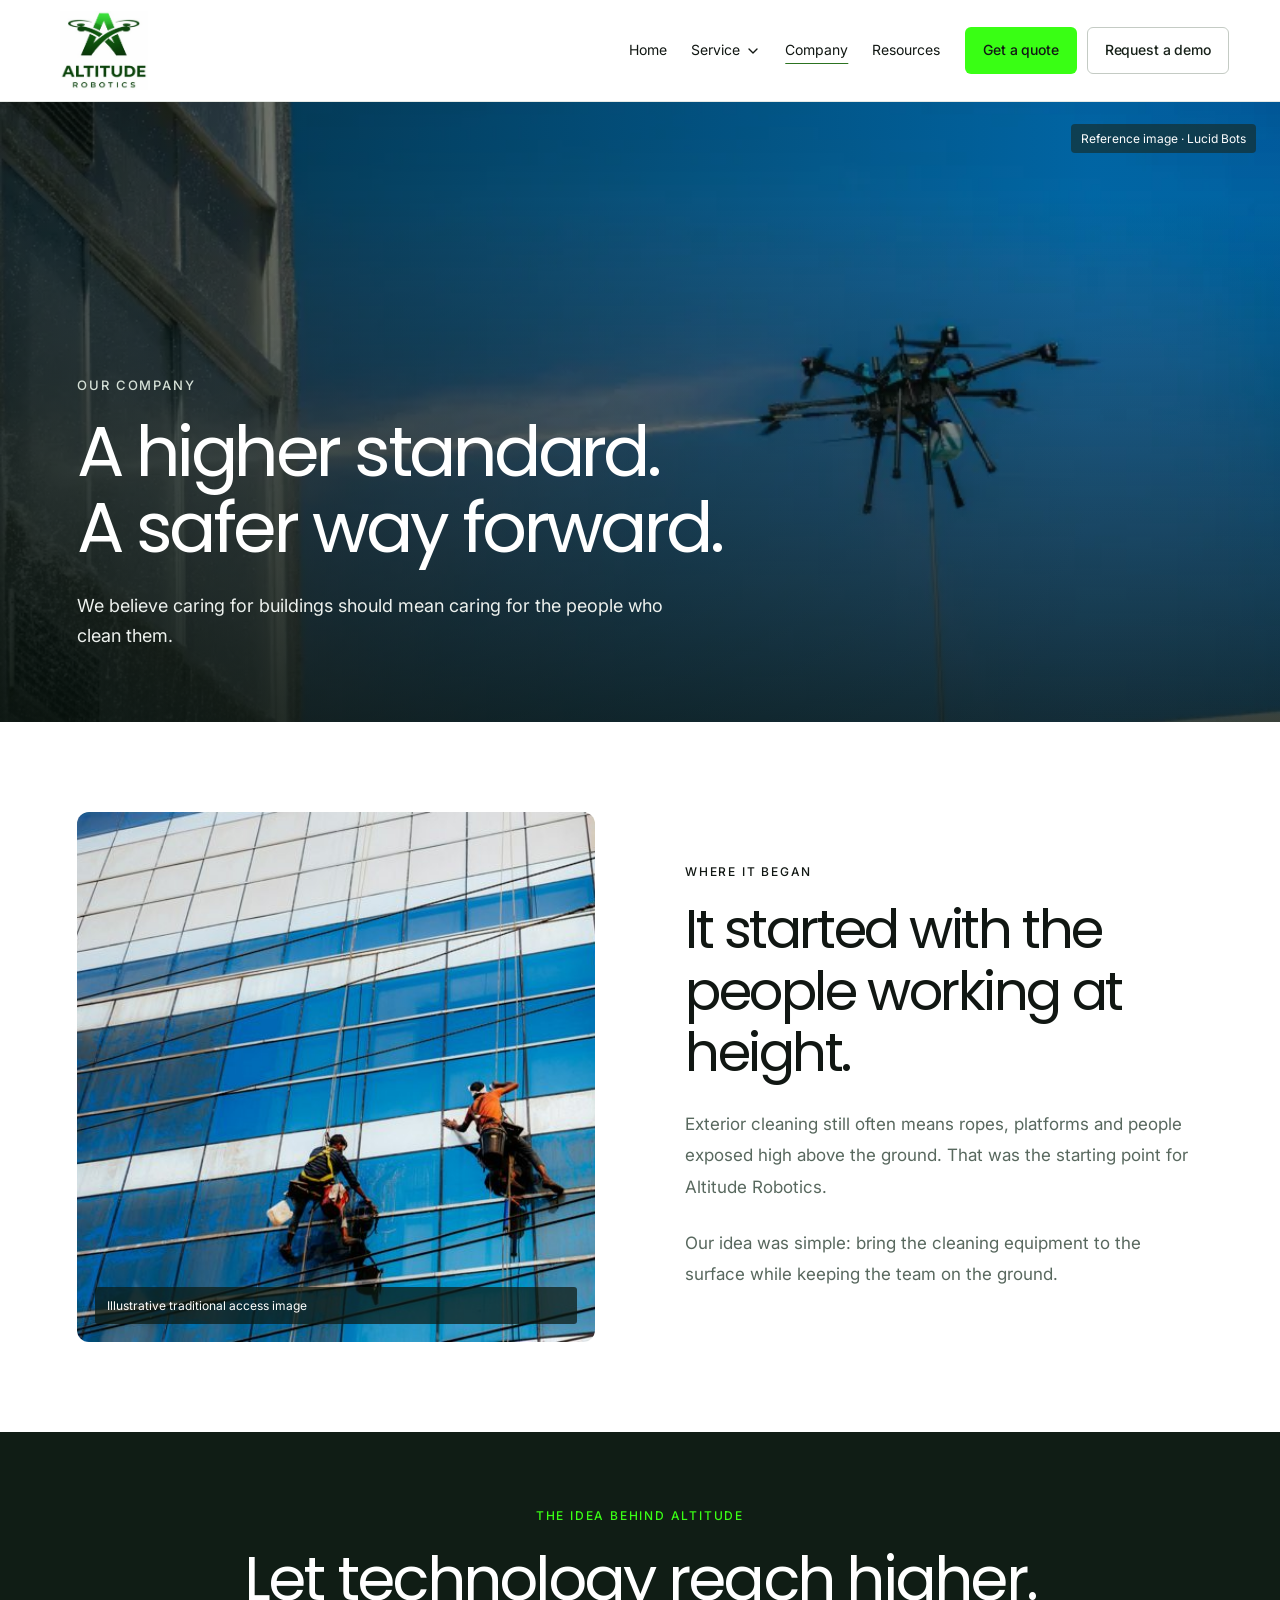
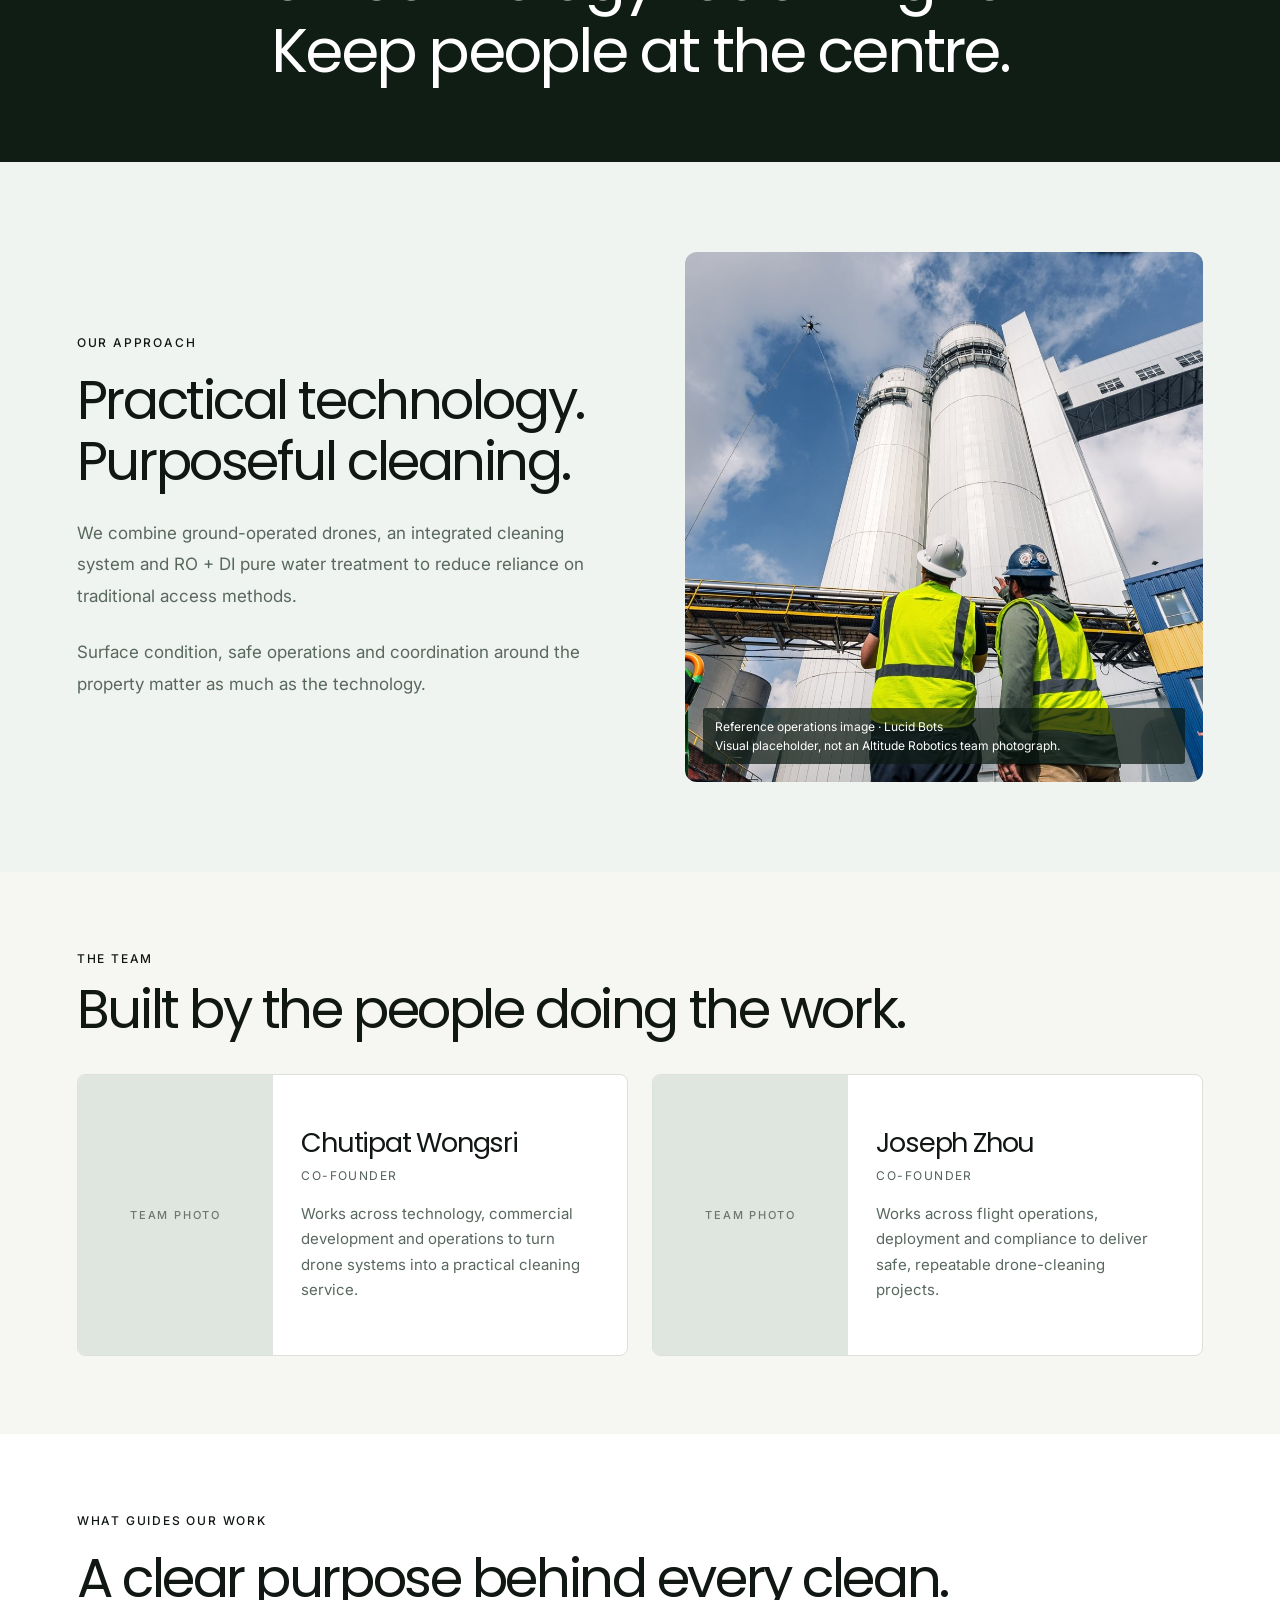
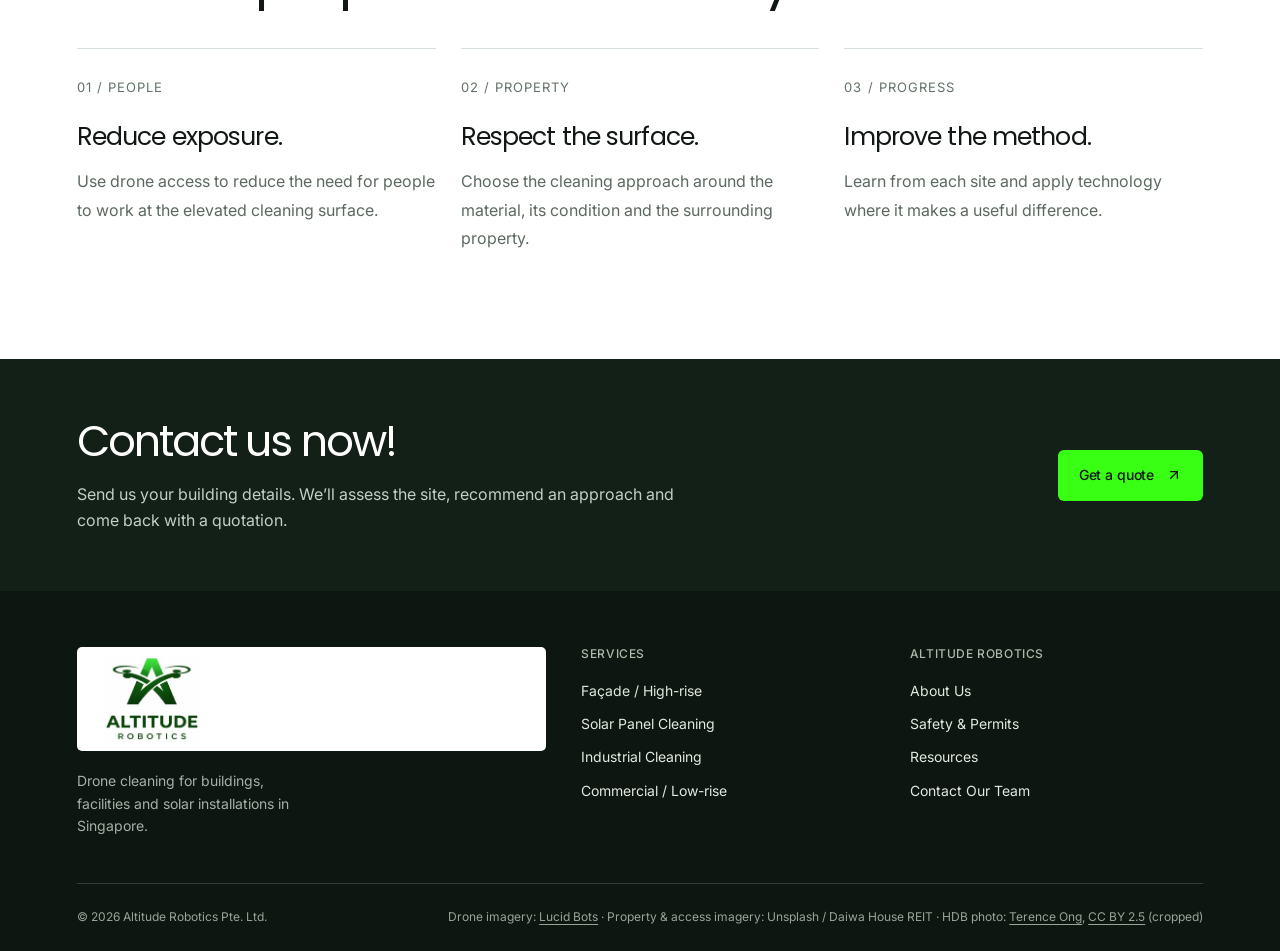
<file: company.html>
<!doctype html>
<html lang="en-SG">
<head>
<meta charset="utf-8">
<meta name="viewport" content="width=device-width, initial-scale=1">
<meta name="description" content="We believe caring for buildings should mean caring for the people who clean them.">
<meta name="theme-color" content="#111713">
<title>Altitude Robotics | Our Company</title>
<link rel="icon" href="assets/altitude-logo.jpg" type="image/jpeg">
<link rel="stylesheet" href="style.css">
<style>html,body{margin:0;padding:0}html{scroll-behavior:smooth}body{background:#fff}button:focus-visible,a:focus-visible,summary:focus-visible,input:focus-visible,select:focus-visible,textarea:focus-visible{outline:3px solid #4d852d;outline-offset:4px}</style>
</head>
<body>
<div id="altitude-concept" data-experience="website" data-page="about">
  <header class="ar-nav">
    <a class="ar-logo" data-route="home" aria-label="Altitude Robotics home" href="index.html"><img data-image="logo" alt="Altitude Robotics" src="assets/altitude-logo.jpg"></a>
    <button class="ar-mobile-toggle" aria-label="Open navigation" aria-expanded="false" id="ar-menu-toggle"><svg xmlns="http://www.w3.org/2000/svg" width="16" height="16" viewBox="0 0 24 24" fill="none" stroke="currentColor" stroke-width="2" stroke-linecap="round" stroke-linejoin="round" data-lucide="menu" aria-hidden="true" class="lucide lucide-menu "><line x1="4" x2="20" y1="12" y2="12"></line><line x1="4" x2="20" y1="6" y2="6"></line><line x1="4" x2="20" y1="18" y2="18"></line></svg></button>
    <nav class="ar-links" aria-label="Main navigation" id="ar-main-links">
      <a class="ar-navlink" data-route="home" href="index.html">Home</a>
      <button class="ar-navlink" id="ar-services-toggle" aria-expanded="false" aria-controls="ar-services-menu">Service <svg xmlns="http://www.w3.org/2000/svg" width="16" height="16" viewBox="0 0 24 24" fill="none" stroke="currentColor" stroke-width="2" stroke-linecap="round" stroke-linejoin="round" data-lucide="chevron-down" aria-hidden="true" class="lucide lucide-chevron-down "><path d="m6 9 6 6 6-6"></path></svg></button>
      <a class="ar-navlink" data-route="about" href="company.html" aria-current="page">Company</a>
      <a class="ar-navlink" data-route="safety" href="safety-permits.html">Resources</a>
    </nav>
    <div class="ar-nav-actions" id="ar-nav-actions">
<a class="ar-button" data-route="quote" href="get-a-quote.html">Get a quote</a><a class="ar-button ar-outline" data-route="demo" href="request-a-demo.html">Request a demo</a>
</div>
    <div id="ar-services-menu" class="ar-dropdown" hidden>
      <a data-route="commercial" href="commercial.html">Façade / High-rise<small>Commercial towers &amp; façades</small></a><a data-route="solar" href="solar-panels.html">Solar<small>Rooftop &amp; ground-mounted arrays</small></a><a data-route="industrial" href="industrial.html">Industrial<small>Factories, tanks &amp; facilities</small></a><a data-route="residential" href="residential.html">Commercial / Low-rise<small>Low-rise buildings &amp; podiums</small></a>
    </div>
  </header>
  <main><div id="ar-detail">
<section class="ar-category-hero ar-company-hero"><img data-image="drone" alt="Reference photograph of a drone cleaning a facade" src="assets/drone.webp"><span class="ar-category-credit">Reference image · Lucid Bots</span><div class="ar-category-copy"><span class="ar-kicker">OUR COMPANY</span><h1>A higher standard.<br>A safer way forward.</h1><p>We believe caring for buildings should mean caring for the people who clean them.</p></div></section>
<section class="ar-company-story"><figure class="ar-category-media"><img data-image="traditional" alt="Workers cleaning an elevated glass facade using rope access" loading="lazy" src="assets/traditional-access.jpg"><figcaption>Illustrative traditional access image</figcaption></figure><div><span class="ar-kicker">WHERE IT BEGAN</span><h2 class="ar-heading">It started with the people working at height.</h2><p>Exterior cleaning still often means ropes, platforms and people exposed high above the ground. That was the starting point for Altitude Robotics.</p><p>Our idea was simple: bring the cleaning equipment to the surface while keeping the team on the ground.</p></div></section>
<section class="ar-company-statement"><span class="ar-kicker">THE IDEA BEHIND ALTITUDE</span><h2>Let technology reach higher.<br>Keep people at the centre.</h2></section>
<section class="ar-company-story ar-company-reverse"><figure class="ar-category-media"><img data-image="industrialDrone" alt="Reference photograph of ground operators overseeing a cleaning drone at an industrial building" loading="lazy" src="assets/industrial-drone.jpg"><figcaption>Reference operations image · Lucid Bots<br>Visual placeholder, not an Altitude Robotics team photograph.</figcaption></figure><div><span class="ar-kicker">OUR APPROACH</span><h2 class="ar-heading">Practical technology.<br>Purposeful cleaning.</h2><p>We combine ground-operated drones, an integrated cleaning system and RO + DI pure water treatment to reduce reliance on traditional access methods.</p><p>Surface condition, safe operations and coordination around the property matter as much as the technology.</p></div></section>
<section class="ar-team-section" aria-labelledby="ar-team-title"><span class="ar-kicker">THE TEAM</span><h2 class="ar-heading" id="ar-team-title">Built by the people doing the work.</h2><div class="ar-team-grid">
<article class="ar-team-card"><div class="ar-team-photo"><span>TEAM PHOTO</span><!-- Replace this placeholder with: <img src="assets/chutipat-wongsri.jpg" alt="Chutipat Wongsri"> --></div><div><h3>Chutipat Wongsri</h3><p class="ar-team-role">Co-Founder</p><p>Works across technology, commercial development and operations to turn drone systems into a practical cleaning service.</p></div></article>
<article class="ar-team-card"><div class="ar-team-photo"><span>TEAM PHOTO</span><!-- Replace this placeholder with: <img src="assets/joseph-zhou.jpg" alt="Joseph Zhou"> --></div><div><h3>Joseph Zhou</h3><p class="ar-team-role">Co-Founder</p><p>Works across flight operations, deployment and compliance to deliver safe, repeatable drone-cleaning projects.</p></div></article>
</div></section>
<section class="ar-company-principles"><span class="ar-kicker">WHAT GUIDES OUR WORK</span><h2 class="ar-heading">A clear purpose behind every clean.</h2><div class="ar-coverage"><article><span class="ar-coverage-number">01 / PEOPLE</span><h3>Reduce exposure.</h3><p>Use drone access to reduce the need for people to work at the elevated cleaning surface.</p></article><article><span class="ar-coverage-number">02 / PROPERTY</span><h3>Respect the surface.</h3><p>Choose the cleaning approach around the material, its condition and the surrounding property.</p></article><article><span class="ar-coverage-number">03 / PROGRESS</span><h3>Improve the method.</h3><p>Learn from each site and apply technology where it makes a useful difference.</p></article></div></section>
<section class="ar-service-contact"><div><h2>Contact us now!</h2><p>Send us your building details. We’ll assess the site, recommend an approach and come back with a quotation.</p></div><a class="ar-button" data-route="quote" href="get-a-quote.html">Get a quote <svg xmlns="http://www.w3.org/2000/svg" width="16" height="16" viewBox="0 0 24 24" fill="none" stroke="currentColor" stroke-width="2" stroke-linecap="round" stroke-linejoin="round" data-lucide="arrow-up-right" aria-hidden="true" class="lucide lucide-arrow-up-right "><path d="M7 7h10v10"></path><path d="M7 17 17 7"></path></svg></a></section>
</div></main><footer class="ar-footer"><div class="ar-footer-top">
<div>
<a class="ar-logo" data-route="home" href="index.html"><img data-image="logo" alt="Altitude Robotics" src="assets/altitude-logo.jpg"></a><p class="ar-footer-tag">Drone cleaning for buildings, facilities and solar installations in Singapore.</p>
</div>
<div>
<h3>SERVICES</h3>
<a data-route="commercial" href="commercial.html">Façade / High-rise</a><a data-route="solar" href="solar-panels.html">Solar Panel Cleaning</a><a data-route="industrial" href="industrial.html">Industrial Cleaning</a><a data-route="residential" href="residential.html">Commercial / Low-rise</a>
</div>
<div>
<h3>ALTITUDE ROBOTICS</h3>
<a data-route="about" href="company.html">About Us</a><a data-route="safety" href="safety-permits.html">Safety &amp; Permits</a><a data-route="safety" href="safety-permits.html">Resources</a><a data-route="quote" href="get-a-quote.html">Contact Our Team</a>
</div>
</div>
<div class="ar-footer-bottom">
<span>© 2026 Altitude Robotics Pte. Ltd.</span><span>Drone imagery: <a href="https://www.lucidbots.com/" target="_blank" rel="noopener">Lucid Bots</a> · Property &amp; access imagery: Unsplash / Daiwa House REIT · HDB photo: <a href="https://commons.wikimedia.org/wiki/File:Bishan_HDB.JPG" target="_blank" rel="noopener">Terence Ong</a>, <a href="https://creativecommons.org/licenses/by/2.5/" target="_blank" rel="noopener">CC BY 2.5</a> (cropped)</span>
</div></footer>
</div>
<script src="assets/lucide.min.js"></script>
<script src="app.js"></script>
</body>
</html>
</file>
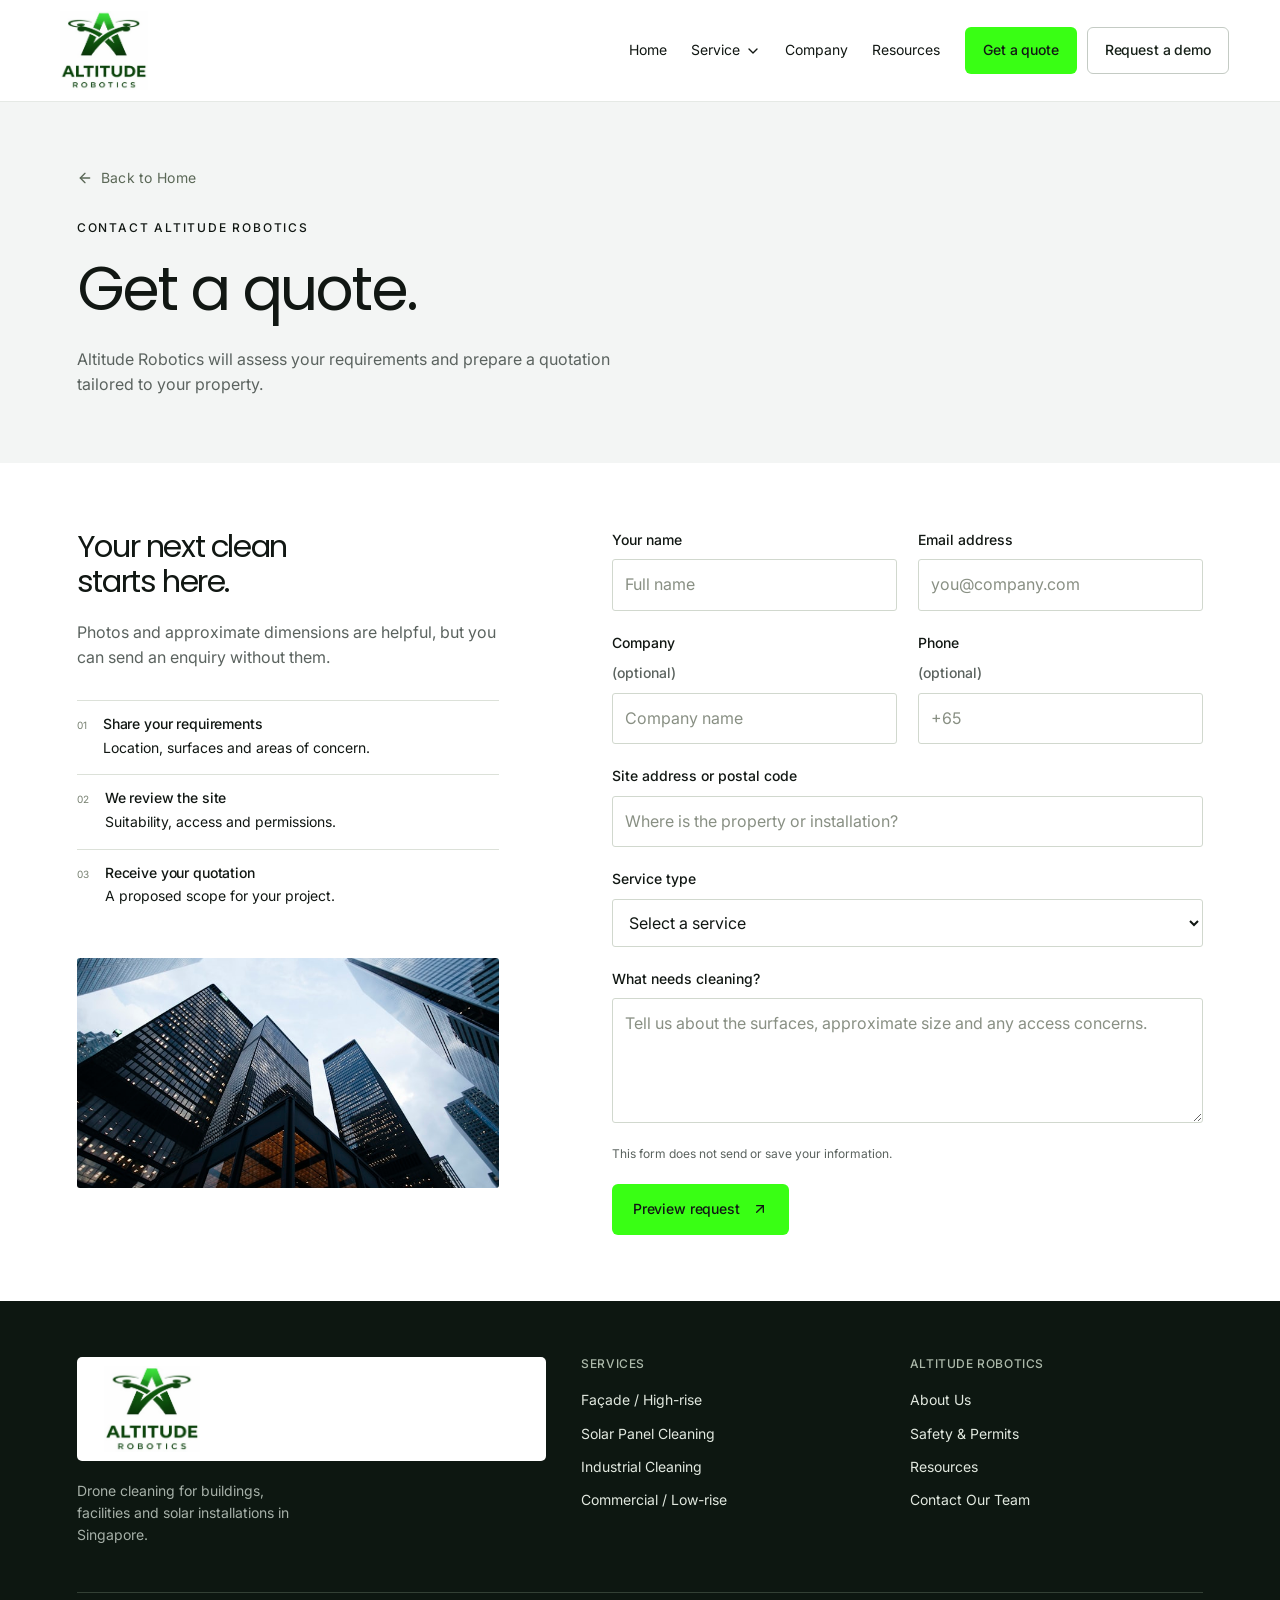
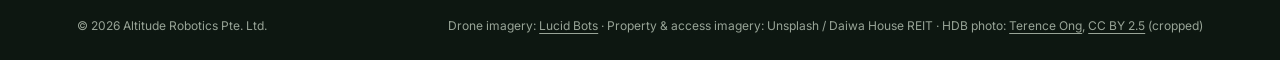
<file: get-a-quote.html>
<!doctype html>
<html lang="en-SG">
<head>
<meta charset="utf-8">
<meta name="viewport" content="width=device-width, initial-scale=1">
<meta name="description" content="Altitude Robotics will assess your requirements and prepare a quotation tailored to your property.">
<meta name="theme-color" content="#111713">
<title>Altitude Robotics | Get a Quote</title>
<link rel="icon" href="assets/altitude-logo.jpg" type="image/jpeg">
<link rel="stylesheet" href="style.css">
<style>html,body{margin:0;padding:0}html{scroll-behavior:smooth}body{background:#fff}button:focus-visible,a:focus-visible,summary:focus-visible,input:focus-visible,select:focus-visible,textarea:focus-visible{outline:3px solid #4d852d;outline-offset:4px}</style>
</head>
<body>
<div id="altitude-concept" data-experience="website" data-page="quote">
  <header class="ar-nav">
    <a class="ar-logo" data-route="home" aria-label="Altitude Robotics home" href="index.html"><img data-image="logo" alt="Altitude Robotics" src="assets/altitude-logo.jpg"></a>
    <button class="ar-mobile-toggle" aria-label="Open navigation" aria-expanded="false" id="ar-menu-toggle"><svg xmlns="http://www.w3.org/2000/svg" width="16" height="16" viewBox="0 0 24 24" fill="none" stroke="currentColor" stroke-width="2" stroke-linecap="round" stroke-linejoin="round" data-lucide="menu" aria-hidden="true" class="lucide lucide-menu "><line x1="4" x2="20" y1="12" y2="12"></line><line x1="4" x2="20" y1="6" y2="6"></line><line x1="4" x2="20" y1="18" y2="18"></line></svg></button>
    <nav class="ar-links" aria-label="Main navigation" id="ar-main-links">
      <a class="ar-navlink" data-route="home" href="index.html">Home</a>
      <button class="ar-navlink" id="ar-services-toggle" aria-expanded="false" aria-controls="ar-services-menu">Service <svg xmlns="http://www.w3.org/2000/svg" width="16" height="16" viewBox="0 0 24 24" fill="none" stroke="currentColor" stroke-width="2" stroke-linecap="round" stroke-linejoin="round" data-lucide="chevron-down" aria-hidden="true" class="lucide lucide-chevron-down "><path d="m6 9 6 6 6-6"></path></svg></button>
      <a class="ar-navlink" data-route="about" href="company.html">Company</a>
      <a class="ar-navlink" data-route="safety" href="safety-permits.html">Resources</a>
    </nav>
    <div class="ar-nav-actions" id="ar-nav-actions">
<a class="ar-button" data-route="quote" href="get-a-quote.html">Get a quote</a><a class="ar-button ar-outline" data-route="demo" href="request-a-demo.html">Request a demo</a>
</div>
    <div id="ar-services-menu" class="ar-dropdown" hidden>
      <a data-route="commercial" href="commercial.html">Façade / High-rise<small>Commercial towers &amp; façades</small></a><a data-route="solar" href="solar-panels.html">Solar<small>Rooftop &amp; ground-mounted arrays</small></a><a data-route="industrial" href="industrial.html">Industrial<small>Factories, tanks &amp; facilities</small></a><a data-route="residential" href="residential.html">Commercial / Low-rise<small>Low-rise buildings &amp; podiums</small></a>
    </div>
  </header>
  <main><div id="ar-detail">
<section class="ar-pageheading"><a class="ar-breadcrumb" data-route="home" href="index.html"><svg xmlns="http://www.w3.org/2000/svg" width="16" height="16" viewBox="0 0 24 24" fill="none" stroke="currentColor" stroke-width="2" stroke-linecap="round" stroke-linejoin="round" data-lucide="arrow-left" aria-hidden="true" class="lucide lucide-arrow-left "><path d="m12 19-7-7 7-7"></path><path d="M19 12H5"></path></svg> Back to Home</a><span class="ar-kicker">CONTACT ALTITUDE ROBOTICS</span><h1>Get a quote.</h1>
<p>Altitude Robotics will assess your requirements and prepare a quotation tailored to your property.</p></section><section class="ar-quotelayout"><div class="ar-quoteintro">
<h2>Your next clean<br>starts here.</h2>
<p>Photos and approximate dimensions are helpful, but you can send an enquiry without them.</p>
<div class="ar-steps">
<div class="ar-step">
<span>01</span><div>
<h3>Share your requirements</h3>
<p>Location, surfaces and areas of concern.</p>
</div>
</div>
<div class="ar-step">
<span>02</span><div>
<h3>We review the site</h3>
<p>Suitability, access and permissions.</p>
</div>
</div>
<div class="ar-step">
<span>03</span><div>
<h3>Receive your quotation</h3>
<p>A proposed scope for your project.</p>
</div>
</div>
</div>
<img data-image="commercial" alt="Exterior commercial glazing" src="assets/commercial.jpg">
</div>
<form class="ar-form" id="ar-enquiry-form">
<label class="ar-field">Your name<input name="name" required autocomplete="name" placeholder="Full name"></label><label class="ar-field">Email address<input name="email" type="email" required autocomplete="email" placeholder="you@company.com"></label><label class="ar-field">Company <span class="ar-muted">(optional)</span><input name="company" autocomplete="organization" placeholder="Company name"></label><label class="ar-field">Phone <span class="ar-muted">(optional)</span><input name="phone" type="tel" autocomplete="tel" placeholder="+65"></label><label class="ar-field ar-full">Site address or postal code <input name="address" required placeholder="Where is the property or installation?"></label><label class="ar-field ar-full">Service type<select name="service" required><option value="">Select a service</option>
<option>Facade / High-rise</option>
<option>Solar</option>
<option>Industrial</option>
<option>Commercial / Low-rise</option>
<option>Not sure</option></select></label><label class="ar-field ar-full">What needs cleaning?<textarea name="message" required placeholder="Tell us about the surfaces, approximate size and any access concerns."></textarea></label><p class="ar-formfoot">This form does not send or save your information.</p>
<button class="ar-button" type="submit" disabled>Preview request <svg xmlns="http://www.w3.org/2000/svg" width="16" height="16" viewBox="0 0 24 24" fill="none" stroke="currentColor" stroke-width="2" stroke-linecap="round" stroke-linejoin="round" data-lucide="arrow-up-right" aria-hidden="true" class="lucide lucide-arrow-up-right "><path d="M7 7h10v10"></path><path d="M7 17 17 7"></path></svg></button><div class="ar-form-result" id="ar-form-result" aria-live="polite" hidden>Your request preview is complete. Nothing has been sent or saved.</div>
</form></section>
</div></main><footer class="ar-footer"><div class="ar-footer-top">
<div>
<a class="ar-logo" data-route="home" href="index.html"><img data-image="logo" alt="Altitude Robotics" src="assets/altitude-logo.jpg"></a><p class="ar-footer-tag">Drone cleaning for buildings, facilities and solar installations in Singapore.</p>
</div>
<div>
<h3>SERVICES</h3>
<a data-route="commercial" href="commercial.html">Façade / High-rise</a><a data-route="solar" href="solar-panels.html">Solar Panel Cleaning</a><a data-route="industrial" href="industrial.html">Industrial Cleaning</a><a data-route="residential" href="residential.html">Commercial / Low-rise</a>
</div>
<div>
<h3>ALTITUDE ROBOTICS</h3>
<a data-route="about" href="company.html">About Us</a><a data-route="safety" href="safety-permits.html">Safety &amp; Permits</a><a data-route="safety" href="safety-permits.html">Resources</a><a data-route="quote" href="get-a-quote.html">Contact Our Team</a>
</div>
</div>
<div class="ar-footer-bottom">
<span>© 2026 Altitude Robotics Pte. Ltd.</span><span>Drone imagery: <a href="https://www.lucidbots.com/" target="_blank" rel="noopener">Lucid Bots</a> · Property &amp; access imagery: Unsplash / Daiwa House REIT · HDB photo: <a href="https://commons.wikimedia.org/wiki/File:Bishan_HDB.JPG" target="_blank" rel="noopener">Terence Ong</a>, <a href="https://creativecommons.org/licenses/by/2.5/" target="_blank" rel="noopener">CC BY 2.5</a> (cropped)</span>
</div></footer>
</div>
<script src="assets/lucide.min.js"></script>
<script src="app.js"></script>
</body>
</html>
</file>
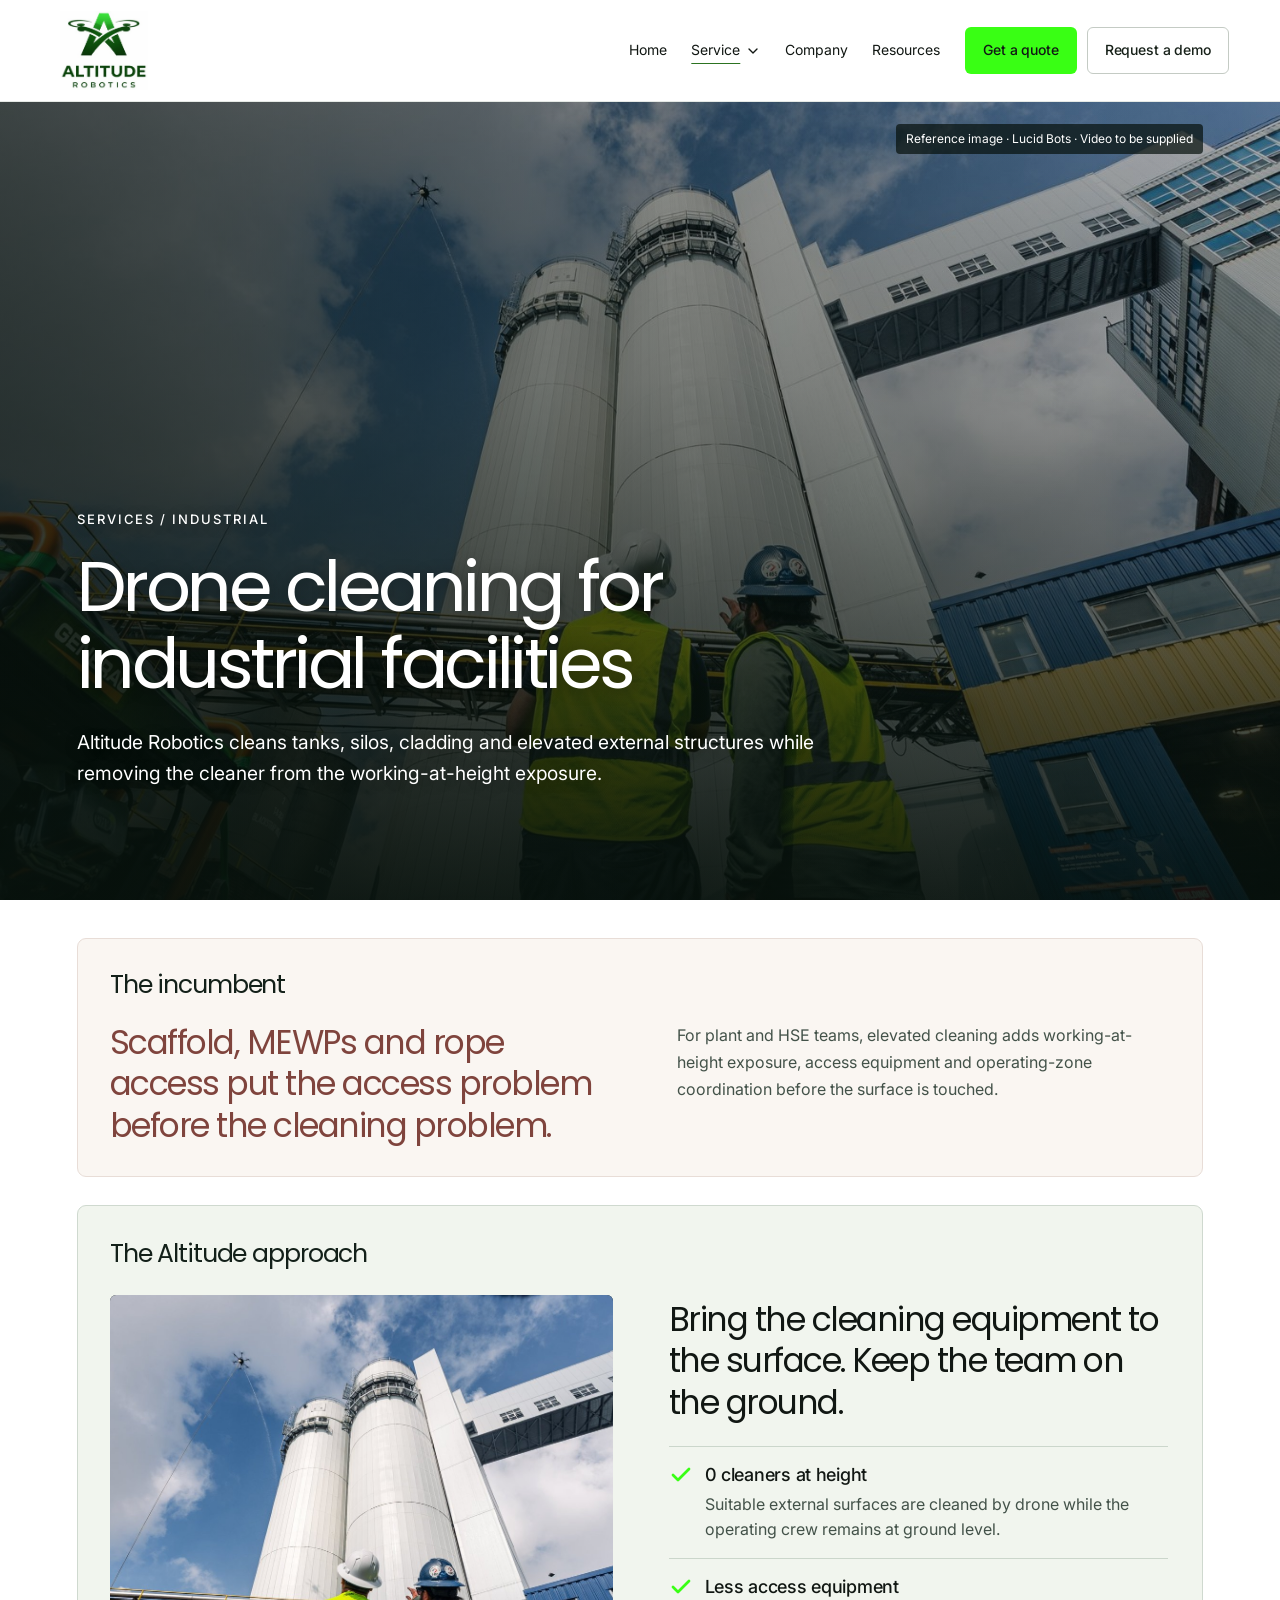
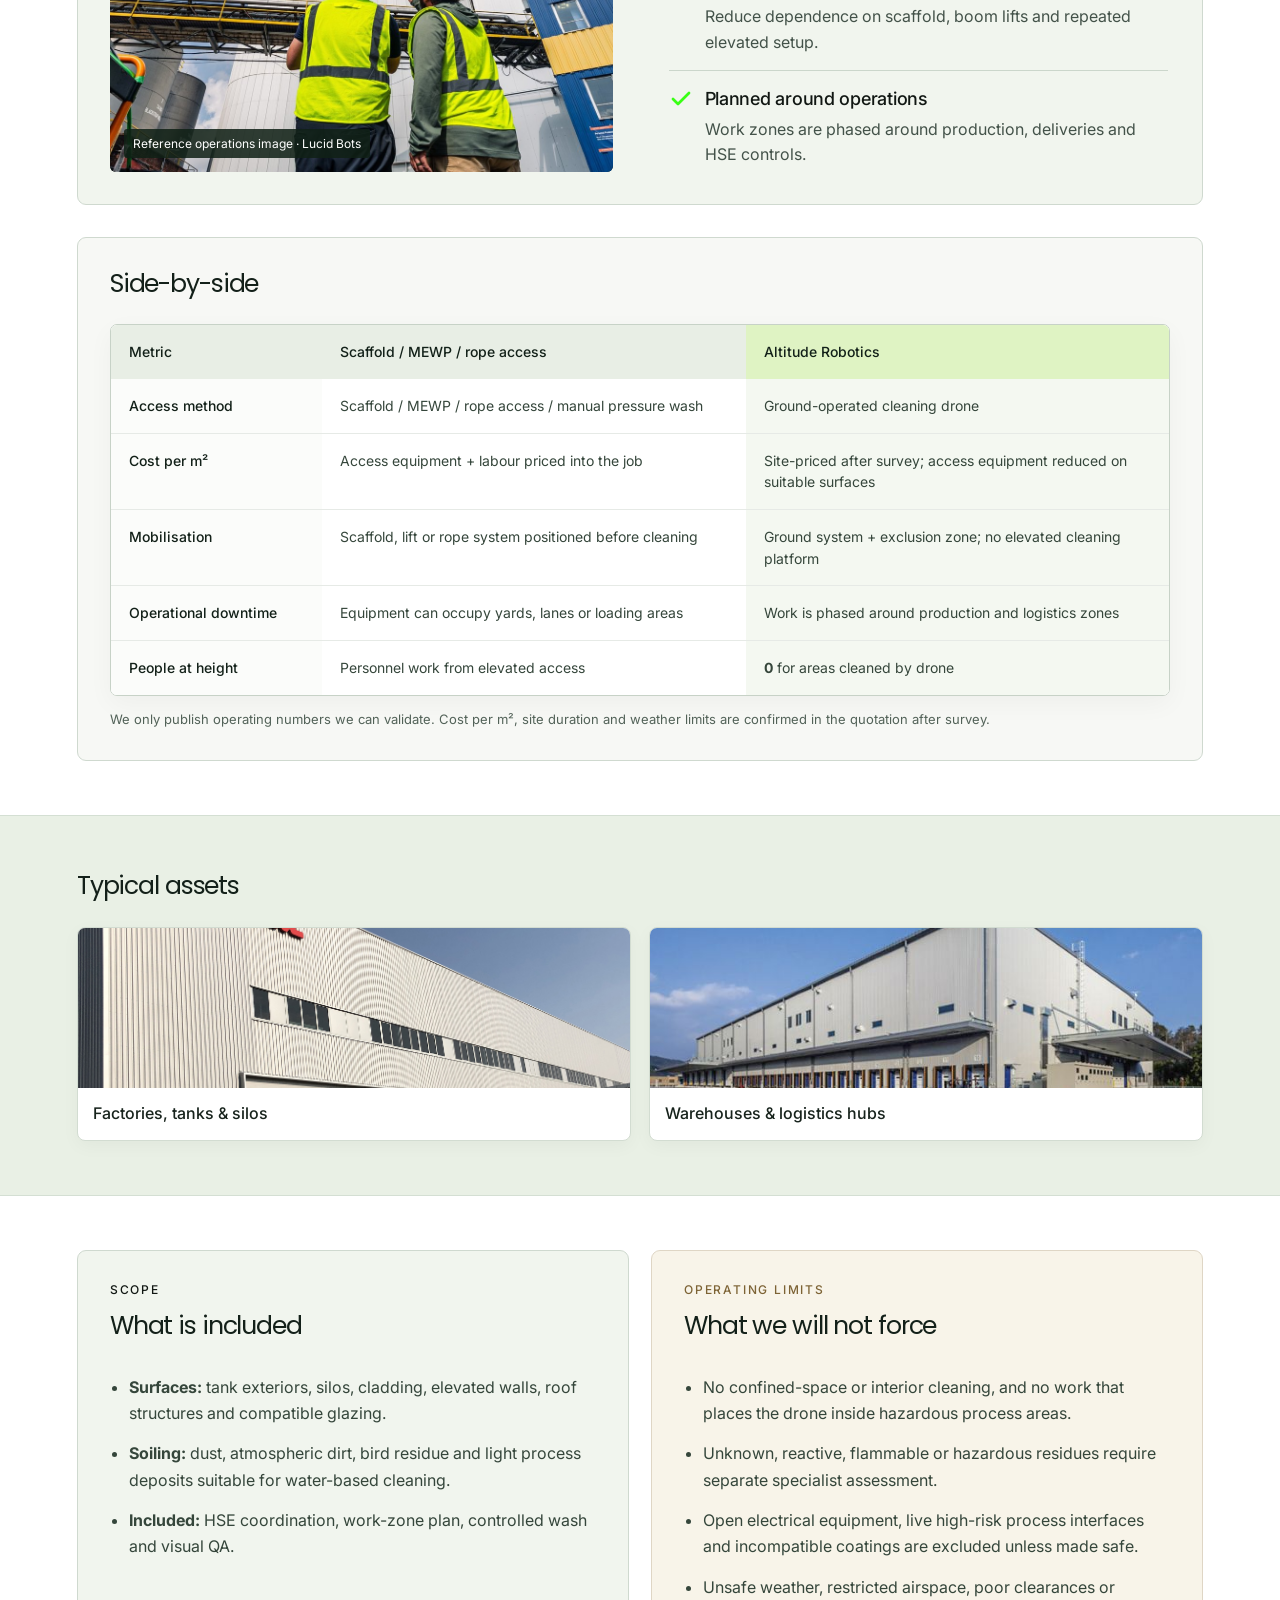
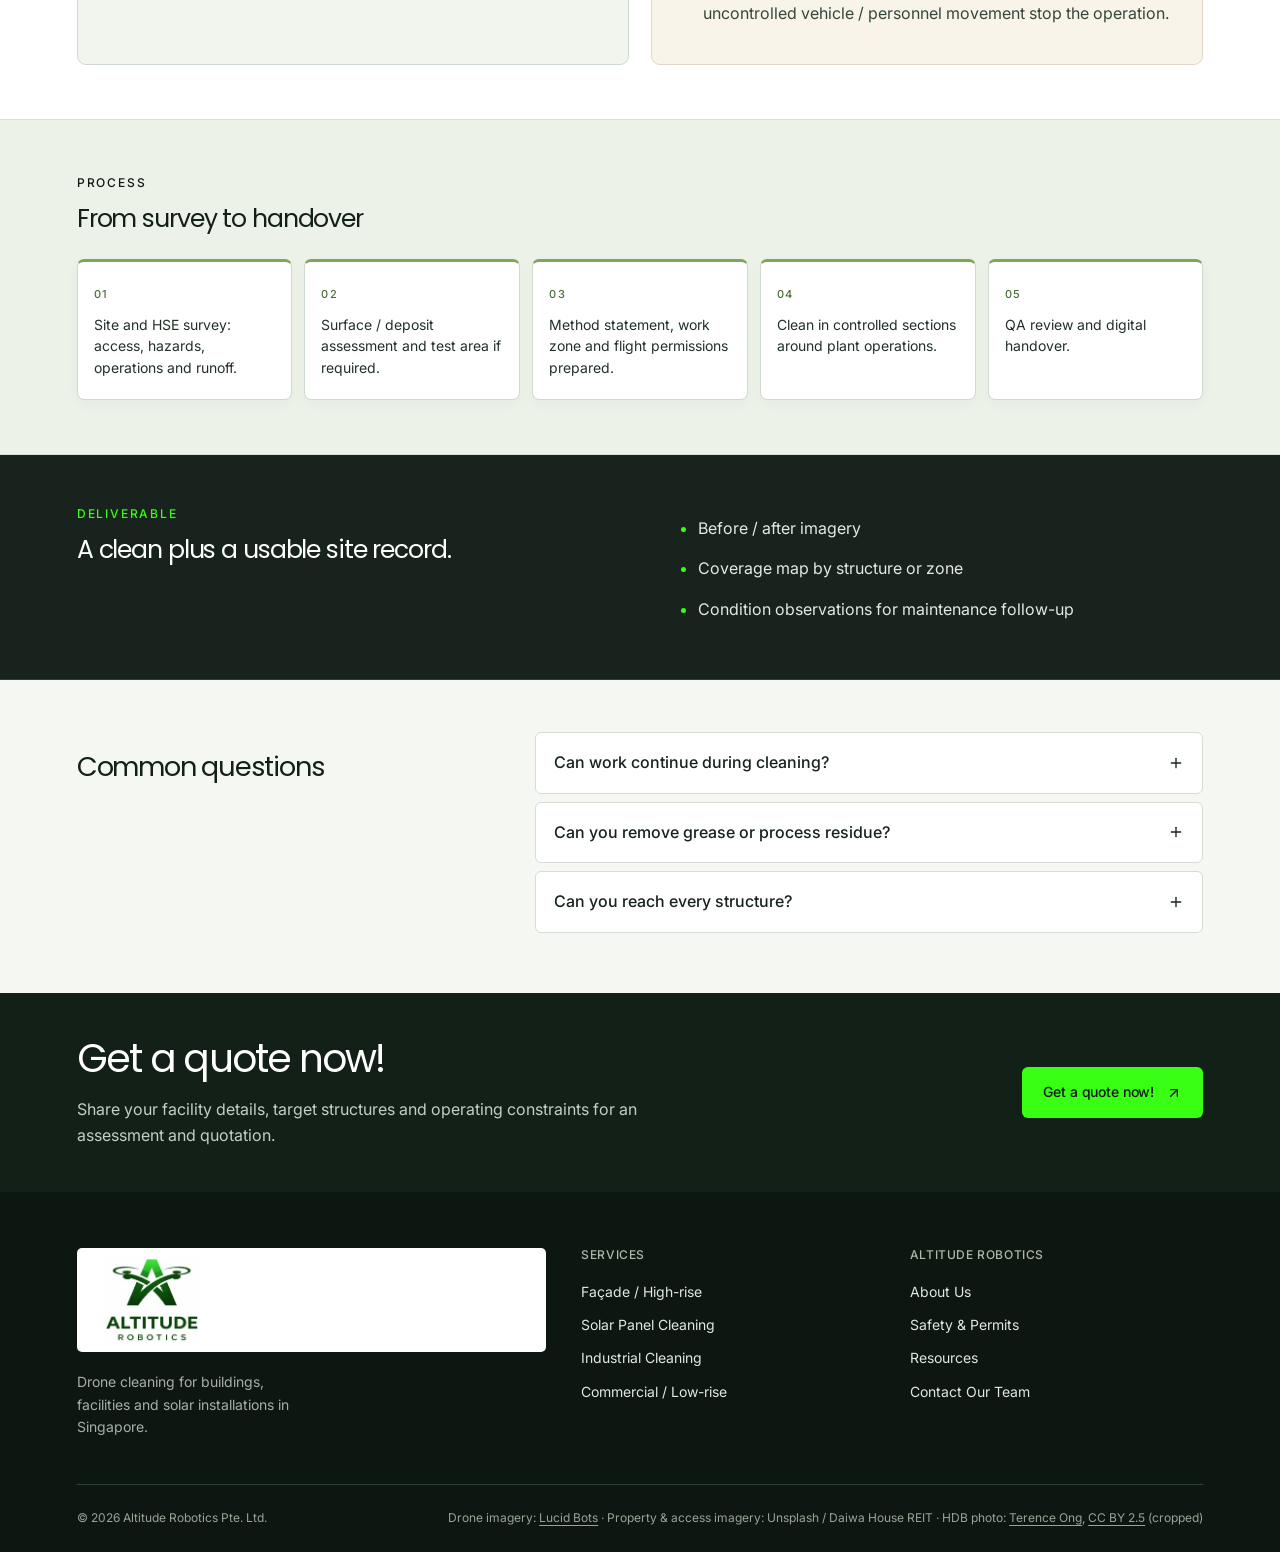
<file: industrial.html>
<!doctype html>
<html lang="en-SG">
<head>
<meta charset="utf-8">
<meta name="viewport" content="width=device-width, initial-scale=1">
<meta name="description" content="Drone cleaning for industrial tanks, silos, cladding and elevated structures with zero cleaners at height on drone-cleaned areas.">
<meta name="theme-color" content="#111713">
<title>Altitude Robotics | Industrial Drone Cleaning</title>
<link rel="icon" href="assets/altitude-logo.jpg" type="image/jpeg">
<link rel="stylesheet" href="style.css">
<style>html,body{margin:0;padding:0}html{scroll-behavior:smooth}body{background:#fff}button:focus-visible,a:focus-visible,summary:focus-visible,input:focus-visible,select:focus-visible,textarea:focus-visible{outline:3px solid #4d852d;outline-offset:4px}</style>
</head>
<body>
<div id="altitude-concept" data-experience="website" data-page="industrial">
  <header class="ar-nav">
    <a class="ar-logo" data-route="home" aria-label="Altitude Robotics home" href="index.html"><img data-image="logo" alt="Altitude Robotics" src="assets/altitude-logo.jpg"></a>
    <button class="ar-mobile-toggle" aria-label="Open navigation" aria-expanded="false" id="ar-menu-toggle"><svg xmlns="http://www.w3.org/2000/svg" width="16" height="16" viewBox="0 0 24 24" fill="none" stroke="currentColor" stroke-width="2" stroke-linecap="round" stroke-linejoin="round" data-lucide="menu" aria-hidden="true" class="lucide lucide-menu "><line x1="4" x2="20" y1="12" y2="12"></line><line x1="4" x2="20" y1="6" y2="6"></line><line x1="4" x2="20" y1="18" y2="18"></line></svg></button>
    <nav class="ar-links" aria-label="Main navigation" id="ar-main-links">
      <a class="ar-navlink" data-route="home" href="index.html">Home</a>
      <button class="ar-navlink" id="ar-services-toggle" aria-expanded="false" aria-controls="ar-services-menu" aria-current="page">Service <svg xmlns="http://www.w3.org/2000/svg" width="16" height="16" viewBox="0 0 24 24" fill="none" stroke="currentColor" stroke-width="2" stroke-linecap="round" stroke-linejoin="round" data-lucide="chevron-down" aria-hidden="true" class="lucide lucide-chevron-down "><path d="m6 9 6 6 6-6"></path></svg></button>
      <a class="ar-navlink" data-route="about" href="company.html">Company</a>
      <a class="ar-navlink" data-route="safety" href="safety-permits.html">Resources</a>
    </nav>
    <div class="ar-nav-actions" id="ar-nav-actions">
<a class="ar-button" data-route="quote" href="get-a-quote.html">Get a quote</a><a class="ar-button ar-outline" data-route="demo" href="request-a-demo.html">Request a demo</a>
</div>
    <div id="ar-services-menu" class="ar-dropdown" hidden>
      <a data-route="commercial" href="commercial.html">Façade / High-rise<small>Commercial towers &amp; façades</small></a><a data-route="solar" href="solar-panels.html">Solar<small>Rooftop &amp; ground-mounted arrays</small></a><a data-route="industrial" href="industrial.html">Industrial<small>Factories, tanks &amp; facilities</small></a><a data-route="residential" href="residential.html">Commercial / Low-rise<small>Low-rise buildings &amp; podiums</small></a>
    </div>
  </header>
  <main><div id="ar-detail"><div class="ar-short-service">
<section class="ar-service-media" aria-labelledby="ar-service-title"><div class="ar-category-hero ar-service-hero ar-category-industrial"><img data-image="industrialDrone" alt="Reference visual for industrial drone cleaning" src="assets/industrial-drone.jpg"><div class="ar-category-copy"><span class="ar-kicker">SERVICES / INDUSTRIAL</span><h1 id="ar-service-title">Drone cleaning for industrial facilities</h1><p>Altitude Robotics cleans tanks, silos, cladding and elevated external structures while removing the cleaner from the working-at-height exposure.</p></div><p class="ar-service-media-credit">Reference image · Lucid Bots · Video to be supplied</p></div></section>
<div class="ar-service-explanation"><section class="ar-service-challenge" aria-labelledby="ar-challenge-title"><h2 class="ar-service-section-title" id="ar-challenge-title">The incumbent</h2><div class="ar-challenge-content"><h3>Scaffold, MEWPs and rope access put the access problem before the cleaning problem.</h3><p>For plant and HSE teams, elevated cleaning adds working-at-height exposure, access equipment and operating-zone coordination before the surface is touched.</p></div></section>
<section class="ar-service-response" aria-labelledby="ar-approach-title"><h2 class="ar-service-section-title" id="ar-approach-title">The Altitude approach</h2><div class="ar-response-layout"><figure class="ar-response-visual"><img data-image="industrialDrone" alt="Reference photograph of a cleaning drone and ground operators at an industrial facility" loading="lazy" src="assets/industrial-drone.jpg"><figcaption>Reference operations image · Lucid Bots</figcaption></figure><div class="ar-response-copy"><h3 class="ar-response-heading">Bring the cleaning equipment to the surface. Keep the team on the ground.</h3><ul class="ar-response-benefits">
<li><svg xmlns="http://www.w3.org/2000/svg" width="16" height="16" viewBox="0 0 24 24" fill="none" stroke="currentColor" stroke-width="2" stroke-linecap="round" stroke-linejoin="round" data-lucide="check" aria-hidden="true" class="lucide lucide-check "><path d="M20 6 9 17l-5-5"></path></svg><div><h4>0 cleaners at height</h4><p>Suitable external surfaces are cleaned by drone while the operating crew remains at ground level.</p></div></li>
<li><svg xmlns="http://www.w3.org/2000/svg" width="16" height="16" viewBox="0 0 24 24" fill="none" stroke="currentColor" stroke-width="2" stroke-linecap="round" stroke-linejoin="round" data-lucide="check" aria-hidden="true" class="lucide lucide-check "><path d="M20 6 9 17l-5-5"></path></svg><div><h4>Less access equipment</h4><p>Reduce dependence on scaffold, boom lifts and repeated elevated setup.</p></div></li>
<li><svg xmlns="http://www.w3.org/2000/svg" width="16" height="16" viewBox="0 0 24 24" fill="none" stroke="currentColor" stroke-width="2" stroke-linecap="round" stroke-linejoin="round" data-lucide="check" aria-hidden="true" class="lucide lucide-check "><path d="M20 6 9 17l-5-5"></path></svg><div><h4>Planned around operations</h4><p>Work zones are phased around production, deliveries and HSE controls.</p></div></li></ul></div></div></section><section class="ar-service-proof" aria-labelledby="ar-proof-title">
<h2 class="ar-service-section-title" id="ar-proof-title">Side-by-side</h2>
<div class="ar-service-table-wrap"><table class="ar-service-table">
<thead><tr><th scope="col">Metric</th><th scope="col">Scaffold / MEWP / rope access</th><th scope="col">Altitude Robotics</th></tr></thead>
<tbody><tr><th scope="row">Access method</th><td>Scaffold / MEWP / rope access / manual pressure wash</td><td>Ground-operated cleaning drone</td></tr><tr><th scope="row">Cost per m²</th><td>Access equipment + labour priced into the job</td><td>Site-priced after survey; access equipment reduced on suitable surfaces</td></tr><tr><th scope="row">Mobilisation</th><td>Scaffold, lift or rope system positioned before cleaning</td><td>Ground system + exclusion zone; no elevated cleaning platform</td></tr><tr><th scope="row">Operational downtime</th><td>Equipment can occupy yards, lanes or loading areas</td><td>Work is phased around production and logistics zones</td></tr><tr><th scope="row">People at height</th><td>Personnel work from elevated access</td><td><strong>0</strong> for areas cleaned by drone</td></tr></tbody></table></div>
<p class="ar-service-note">We only publish operating numbers we can validate. Cost per m², site duration and weather limits are confirmed in the quotation after survey.</p>
</section></div>
<section class="ar-facilities" aria-label="Industrial facility types"><h2 class="ar-service-section-title">Typical assets</h2><div class="ar-facility-strip" style="--facility-count:2"><figure><img data-image="factory" alt="Illustrative factories" loading="lazy" src="assets/factory-exterior.jpg"><figcaption>Factories, tanks &amp; silos</figcaption></figure><figure><img data-image="industrial" alt="Illustrative warehouses &amp; logistics hubs" loading="lazy" src="assets/warehouse.jpg"><figcaption>Warehouses &amp; logistics hubs</figcaption></figure></div></section>
<section class="ar-scope-limits" aria-label="Scope and operating limits">
<div><span class="ar-kicker">SCOPE</span><h2 class="ar-service-section-title">What is included</h2><ul><li><strong>Surfaces:</strong> tank exteriors, silos, cladding, elevated walls, roof structures and compatible glazing.</li><li><strong>Soiling:</strong> dust, atmospheric dirt, bird residue and light process deposits suitable for water-based cleaning.</li><li><strong>Included:</strong> HSE coordination, work-zone plan, controlled wash and visual QA.</li></ul></div>
<div class="ar-limit-panel"><span class="ar-kicker">OPERATING LIMITS</span><h2 class="ar-service-section-title">What we will not force</h2><ul><li>No confined-space or interior cleaning, and no work that places the drone inside hazardous process areas.</li><li>Unknown, reactive, flammable or hazardous residues require separate specialist assessment.</li><li>Open electrical equipment, live high-risk process interfaces and incompatible coatings are excluded unless made safe.</li><li>Unsafe weather, restricted airspace, poor clearances or uncontrolled vehicle / personnel movement stop the operation.</li></ul></div>
</section><section class="ar-service-process" aria-labelledby="ar-process-title"><span class="ar-kicker">PROCESS</span><h2 class="ar-service-section-title" id="ar-process-title">From survey to handover</h2><div class="ar-process-grid"><article><span>01</span><p>Site and HSE survey: access, hazards, operations and runoff.</p></article><article><span>02</span><p>Surface / deposit assessment and test area if required.</p></article><article><span>03</span><p>Method statement, work zone and flight permissions prepared.</p></article><article><span>04</span><p>Clean in controlled sections around plant operations.</p></article><article><span>05</span><p>QA review and digital handover.</p></article></div></section>
<section class="ar-service-deliverable" aria-labelledby="ar-deliverable-title"><div><span class="ar-kicker">DELIVERABLE</span><h2 class="ar-service-section-title" id="ar-deliverable-title">A clean plus a usable site record.</h2></div><div><ul><li>Before / after imagery</li><li>Coverage map by structure or zone</li><li>Condition observations for maintenance follow-up</li></ul></div></section>
<section class="ar-service-faq" aria-labelledby="ar-service-faq-title"><h2 id="ar-service-faq-title">Common questions</h2><div><details><summary>Can work continue during cleaning?<svg xmlns="http://www.w3.org/2000/svg" width="16" height="16" viewBox="0 0 24 24" fill="none" stroke="currentColor" stroke-width="2" stroke-linecap="round" stroke-linejoin="round" data-lucide="plus" aria-hidden="true" class="lucide lucide-plus "><path d="M5 12h14"></path><path d="M12 5v14"></path></svg></summary><p>We agree work zones around operations. Activities within the active cleaning area may need to pause.</p></details><details><summary>Can you remove grease or process residue?<svg xmlns="http://www.w3.org/2000/svg" width="16" height="16" viewBox="0 0 24 24" fill="none" stroke="currentColor" stroke-width="2" stroke-linecap="round" stroke-linejoin="round" data-lucide="plus" aria-hidden="true" class="lucide lucide-plus "><path d="M5 12h14"></path><path d="M12 5v14"></path></svg></summary><p>Some deposits need specialist chemistry or containment and may sit outside routine drone washing. We confirm this during assessment.</p></details><details><summary>Can you reach every structure?<svg xmlns="http://www.w3.org/2000/svg" width="16" height="16" viewBox="0 0 24 24" fill="none" stroke="currentColor" stroke-width="2" stroke-linecap="round" stroke-linejoin="round" data-lucide="plus" aria-hidden="true" class="lucide lucide-plus "><path d="M5 12h14"></path><path d="M12 5v14"></path></svg></summary><p>No. Reach depends on clearances, obstacles, hazards and flight conditions. Suitable areas are confirmed before quoting.</p></details></div></section>
<section class="ar-service-contact"><div><h2>Get a quote now!</h2><p>Share your facility details, target structures and operating constraints for an assessment and quotation.</p></div><a class="ar-button" data-route="quote" data-service="Industrial" href="get-a-quote.html?service=Industrial">Get a quote now! <svg xmlns="http://www.w3.org/2000/svg" width="16" height="16" viewBox="0 0 24 24" fill="none" stroke="currentColor" stroke-width="2" stroke-linecap="round" stroke-linejoin="round" data-lucide="arrow-up-right" aria-hidden="true" class="lucide lucide-arrow-up-right "><path d="M7 7h10v10"></path><path d="M7 17 17 7"></path></svg></a></section>
</div></div></main><footer class="ar-footer"><div class="ar-footer-top">
<div>
<a class="ar-logo" data-route="home" href="index.html"><img data-image="logo" alt="Altitude Robotics" src="assets/altitude-logo.jpg"></a><p class="ar-footer-tag">Drone cleaning for buildings, facilities and solar installations in Singapore.</p>
</div>
<div>
<h3>SERVICES</h3>
<a data-route="commercial" href="commercial.html">Façade / High-rise</a><a data-route="solar" href="solar-panels.html">Solar Panel Cleaning</a><a data-route="industrial" href="industrial.html">Industrial Cleaning</a><a data-route="residential" href="residential.html">Commercial / Low-rise</a>
</div>
<div>
<h3>ALTITUDE ROBOTICS</h3>
<a data-route="about" href="company.html">About Us</a><a data-route="safety" href="safety-permits.html">Safety &amp; Permits</a><a data-route="safety" href="safety-permits.html">Resources</a><a data-route="quote" href="get-a-quote.html">Contact Our Team</a>
</div>
</div>
<div class="ar-footer-bottom">
<span>© 2026 Altitude Robotics Pte. Ltd.</span><span>Drone imagery: <a href="https://www.lucidbots.com/" target="_blank" rel="noopener">Lucid Bots</a> · Property &amp; access imagery: Unsplash / Daiwa House REIT · HDB photo: <a href="https://commons.wikimedia.org/wiki/File:Bishan_HDB.JPG" target="_blank" rel="noopener">Terence Ong</a>, <a href="https://creativecommons.org/licenses/by/2.5/" target="_blank" rel="noopener">CC BY 2.5</a> (cropped)</span>
</div></footer>
</div>
<script src="assets/lucide.min.js"></script>
<script src="app.js"></script>
</body>
</html>
</file>
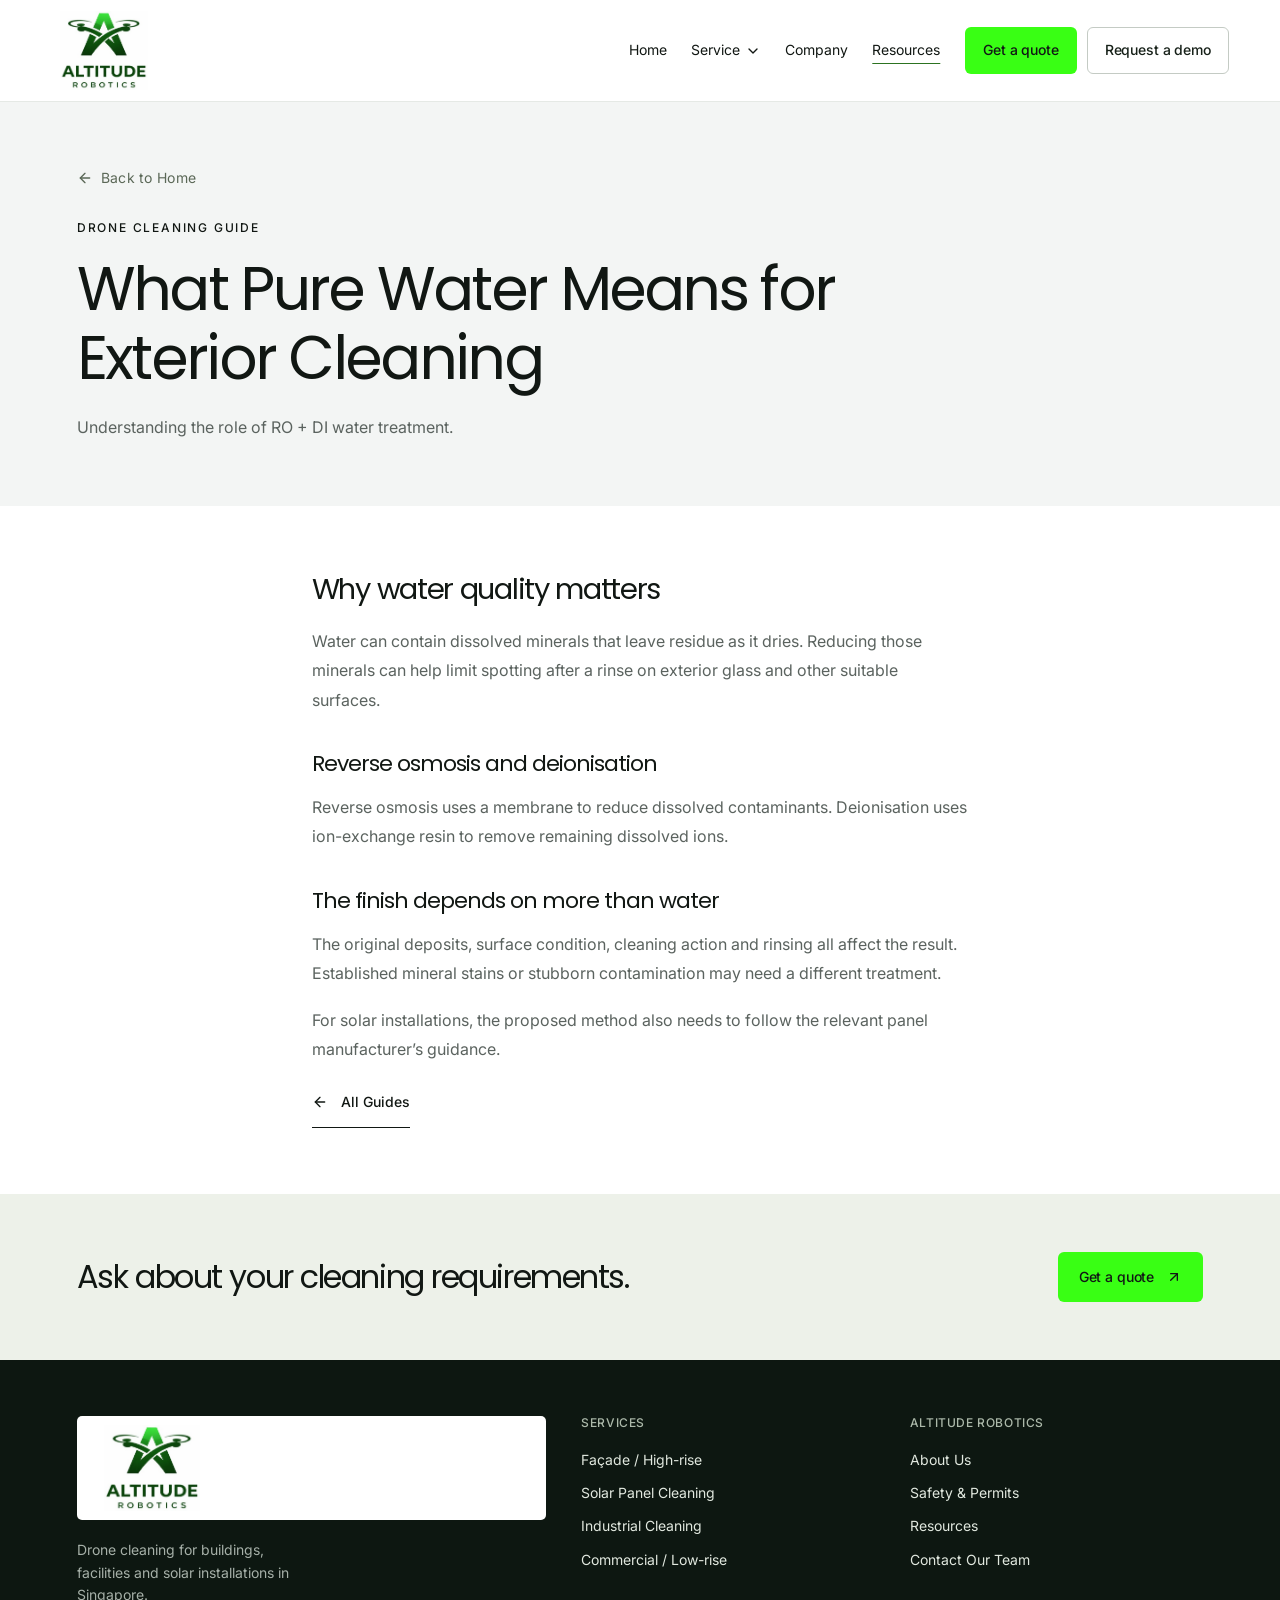
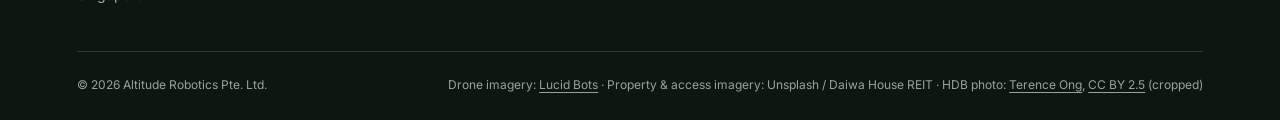
<file: pure-water.html>
<!doctype html>
<html lang="en-SG">
<head>
<meta charset="utf-8">
<meta name="viewport" content="width=device-width, initial-scale=1">
<meta name="description" content="Understanding the role of RO + DI water treatment.">
<meta name="theme-color" content="#111713">
<title>Altitude Robotics | Pure Water Cleaning Guide</title>
<link rel="icon" href="assets/altitude-logo.jpg" type="image/jpeg">
<link rel="stylesheet" href="style.css">
<style>html,body{margin:0;padding:0}html{scroll-behavior:smooth}body{background:#fff}button:focus-visible,a:focus-visible,summary:focus-visible,input:focus-visible,select:focus-visible,textarea:focus-visible{outline:3px solid #4d852d;outline-offset:4px}</style>
</head>
<body>
<div id="altitude-concept" data-experience="website" data-page="purewater">
  <header class="ar-nav">
    <a class="ar-logo" data-route="home" aria-label="Altitude Robotics home" href="index.html"><img data-image="logo" alt="Altitude Robotics" src="assets/altitude-logo.jpg"></a>
    <button class="ar-mobile-toggle" aria-label="Open navigation" aria-expanded="false" id="ar-menu-toggle"><svg xmlns="http://www.w3.org/2000/svg" width="16" height="16" viewBox="0 0 24 24" fill="none" stroke="currentColor" stroke-width="2" stroke-linecap="round" stroke-linejoin="round" data-lucide="menu" aria-hidden="true" class="lucide lucide-menu "><line x1="4" x2="20" y1="12" y2="12"></line><line x1="4" x2="20" y1="6" y2="6"></line><line x1="4" x2="20" y1="18" y2="18"></line></svg></button>
    <nav class="ar-links" aria-label="Main navigation" id="ar-main-links">
      <a class="ar-navlink" data-route="home" href="index.html">Home</a>
      <button class="ar-navlink" id="ar-services-toggle" aria-expanded="false" aria-controls="ar-services-menu">Service <svg xmlns="http://www.w3.org/2000/svg" width="16" height="16" viewBox="0 0 24 24" fill="none" stroke="currentColor" stroke-width="2" stroke-linecap="round" stroke-linejoin="round" data-lucide="chevron-down" aria-hidden="true" class="lucide lucide-chevron-down "><path d="m6 9 6 6 6-6"></path></svg></button>
      <a class="ar-navlink" data-route="about" href="company.html">Company</a>
      <a class="ar-navlink" data-route="safety" href="safety-permits.html" aria-current="page">Resources</a>
    </nav>
    <div class="ar-nav-actions" id="ar-nav-actions">
<a class="ar-button" data-route="quote" href="get-a-quote.html">Get a quote</a><a class="ar-button ar-outline" data-route="demo" href="request-a-demo.html">Request a demo</a>
</div>
    <div id="ar-services-menu" class="ar-dropdown" hidden>
      <a data-route="commercial" href="commercial.html">Façade / High-rise<small>Commercial towers &amp; façades</small></a><a data-route="solar" href="solar-panels.html">Solar<small>Rooftop &amp; ground-mounted arrays</small></a><a data-route="industrial" href="industrial.html">Industrial<small>Factories, tanks &amp; facilities</small></a><a data-route="residential" href="residential.html">Commercial / Low-rise<small>Low-rise buildings &amp; podiums</small></a>
    </div>
  </header>
  <main><div id="ar-detail">
<section class="ar-pageheading"><a class="ar-breadcrumb" data-route="home" href="index.html"><svg xmlns="http://www.w3.org/2000/svg" width="16" height="16" viewBox="0 0 24 24" fill="none" stroke="currentColor" stroke-width="2" stroke-linecap="round" stroke-linejoin="round" data-lucide="arrow-left" aria-hidden="true" class="lucide lucide-arrow-left "><path d="m12 19-7-7 7-7"></path><path d="M19 12H5"></path></svg> Back to Home</a><span class="ar-kicker">DRONE CLEANING GUIDE</span><h1>What Pure Water Means for Exterior Cleaning</h1>
<p>Understanding the role of RO + DI water treatment.</p></section><article class="ar-content ar-narrow ar-prose"><h2>Why water quality matters</h2>
<p>Water can contain dissolved minerals that leave residue as it dries. Reducing those minerals can help limit spotting after a rinse on exterior glass and other suitable surfaces.</p>
<h3>Reverse osmosis and deionisation</h3>
<p>Reverse osmosis uses a membrane to reduce dissolved contaminants. Deionisation uses ion-exchange resin to remove remaining dissolved ions.</p>
<h3>The finish depends on more than water</h3>
<p>The original deposits, surface condition, cleaning action and rinsing all affect the result. Established mineral stains or stubborn contamination may need a different treatment.</p>
<p>For solar installations, the proposed method also needs to follow the relevant panel manufacturer’s guidance.</p>
<a class="ar-textlink" data-route="resources" href="resources.html"><svg xmlns="http://www.w3.org/2000/svg" width="16" height="16" viewBox="0 0 24 24" fill="none" stroke="currentColor" stroke-width="2" stroke-linecap="round" stroke-linejoin="round" data-lucide="arrow-left" aria-hidden="true" class="lucide lucide-arrow-left "><path d="m12 19-7-7 7-7"></path><path d="M19 12H5"></path></svg> All Guides</a></article><section class="ar-subcta"><h2>Ask about your cleaning requirements.</h2>
<a class="ar-button" data-route="quote" data-service="" href="get-a-quote.html">Get a quote <svg xmlns="http://www.w3.org/2000/svg" width="16" height="16" viewBox="0 0 24 24" fill="none" stroke="currentColor" stroke-width="2" stroke-linecap="round" stroke-linejoin="round" data-lucide="arrow-up-right" aria-hidden="true" class="lucide lucide-arrow-up-right "><path d="M7 7h10v10"></path><path d="M7 17 17 7"></path></svg></a></section>
</div></main><footer class="ar-footer"><div class="ar-footer-top">
<div>
<a class="ar-logo" data-route="home" href="index.html"><img data-image="logo" alt="Altitude Robotics" src="assets/altitude-logo.jpg"></a><p class="ar-footer-tag">Drone cleaning for buildings, facilities and solar installations in Singapore.</p>
</div>
<div>
<h3>SERVICES</h3>
<a data-route="commercial" href="commercial.html">Façade / High-rise</a><a data-route="solar" href="solar-panels.html">Solar Panel Cleaning</a><a data-route="industrial" href="industrial.html">Industrial Cleaning</a><a data-route="residential" href="residential.html">Commercial / Low-rise</a>
</div>
<div>
<h3>ALTITUDE ROBOTICS</h3>
<a data-route="about" href="company.html">About Us</a><a data-route="safety" href="safety-permits.html">Safety &amp; Permits</a><a data-route="safety" href="safety-permits.html">Resources</a><a data-route="quote" href="get-a-quote.html">Contact Our Team</a>
</div>
</div>
<div class="ar-footer-bottom">
<span>© 2026 Altitude Robotics Pte. Ltd.</span><span>Drone imagery: <a href="https://www.lucidbots.com/" target="_blank" rel="noopener">Lucid Bots</a> · Property &amp; access imagery: Unsplash / Daiwa House REIT · HDB photo: <a href="https://commons.wikimedia.org/wiki/File:Bishan_HDB.JPG" target="_blank" rel="noopener">Terence Ong</a>, <a href="https://creativecommons.org/licenses/by/2.5/" target="_blank" rel="noopener">CC BY 2.5</a> (cropped)</span>
</div></footer>
</div>
<script src="assets/lucide.min.js"></script>
<script src="app.js"></script>
</body>
</html>
</file>
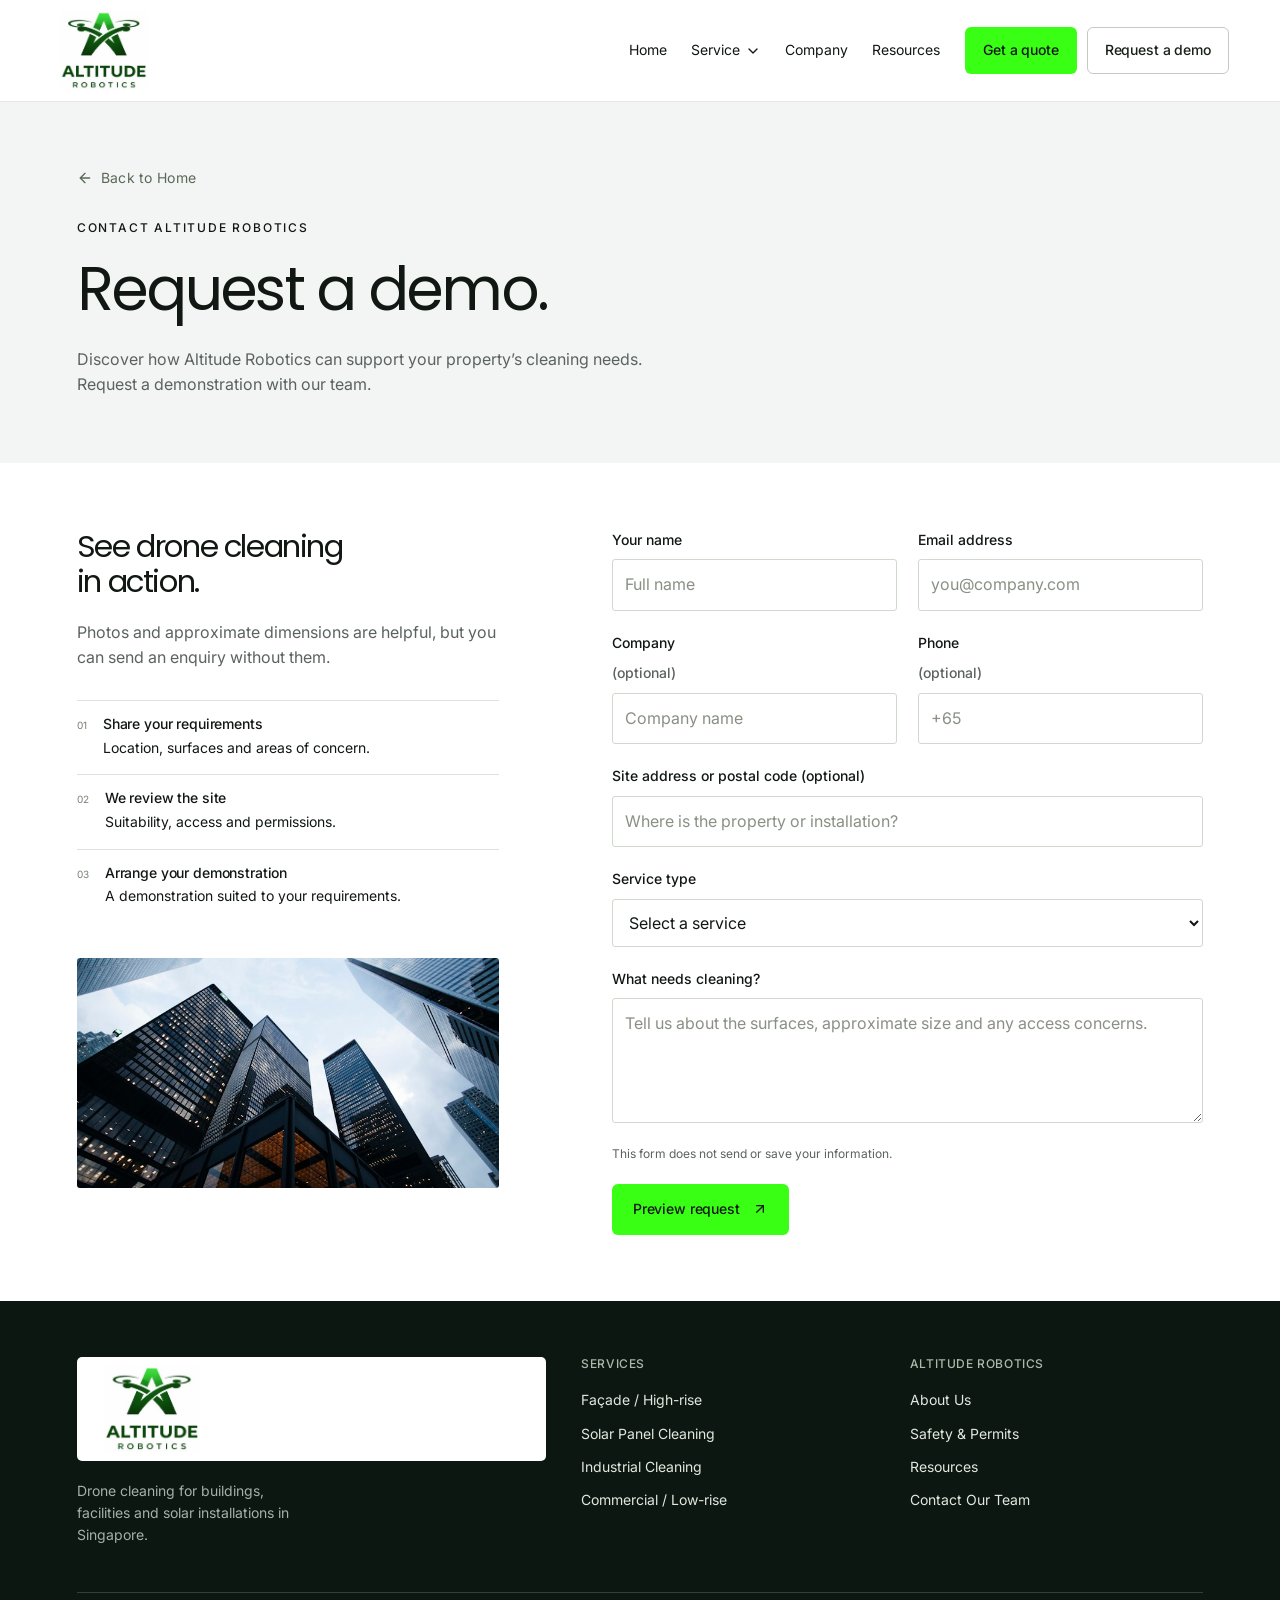
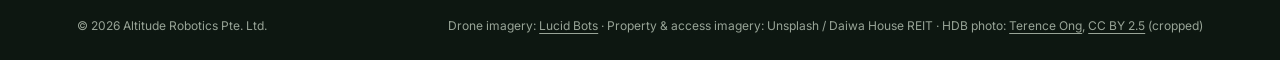
<file: request-a-demo.html>
<!doctype html>
<html lang="en-SG">
<head>
<meta charset="utf-8">
<meta name="viewport" content="width=device-width, initial-scale=1">
<meta name="description" content="Discover how Altitude Robotics can support your property’s cleaning needs. Request a demonstration with our team.">
<meta name="theme-color" content="#111713">
<title>Altitude Robotics | Request a Demo</title>
<link rel="icon" href="assets/altitude-logo.jpg" type="image/jpeg">
<link rel="stylesheet" href="style.css">
<style>html,body{margin:0;padding:0}html{scroll-behavior:smooth}body{background:#fff}button:focus-visible,a:focus-visible,summary:focus-visible,input:focus-visible,select:focus-visible,textarea:focus-visible{outline:3px solid #4d852d;outline-offset:4px}</style>
</head>
<body>
<div id="altitude-concept" data-experience="website" data-page="demo">
  <header class="ar-nav">
    <a class="ar-logo" data-route="home" aria-label="Altitude Robotics home" href="index.html"><img data-image="logo" alt="Altitude Robotics" src="assets/altitude-logo.jpg"></a>
    <button class="ar-mobile-toggle" aria-label="Open navigation" aria-expanded="false" id="ar-menu-toggle"><svg xmlns="http://www.w3.org/2000/svg" width="16" height="16" viewBox="0 0 24 24" fill="none" stroke="currentColor" stroke-width="2" stroke-linecap="round" stroke-linejoin="round" data-lucide="menu" aria-hidden="true" class="lucide lucide-menu "><line x1="4" x2="20" y1="12" y2="12"></line><line x1="4" x2="20" y1="6" y2="6"></line><line x1="4" x2="20" y1="18" y2="18"></line></svg></button>
    <nav class="ar-links" aria-label="Main navigation" id="ar-main-links">
      <a class="ar-navlink" data-route="home" href="index.html">Home</a>
      <button class="ar-navlink" id="ar-services-toggle" aria-expanded="false" aria-controls="ar-services-menu">Service <svg xmlns="http://www.w3.org/2000/svg" width="16" height="16" viewBox="0 0 24 24" fill="none" stroke="currentColor" stroke-width="2" stroke-linecap="round" stroke-linejoin="round" data-lucide="chevron-down" aria-hidden="true" class="lucide lucide-chevron-down "><path d="m6 9 6 6 6-6"></path></svg></button>
      <a class="ar-navlink" data-route="about" href="company.html">Company</a>
      <a class="ar-navlink" data-route="safety" href="safety-permits.html">Resources</a>
    </nav>
    <div class="ar-nav-actions" id="ar-nav-actions">
<a class="ar-button" data-route="quote" href="get-a-quote.html">Get a quote</a><a class="ar-button ar-outline" data-route="demo" href="request-a-demo.html">Request a demo</a>
</div>
    <div id="ar-services-menu" class="ar-dropdown" hidden>
      <a data-route="commercial" href="commercial.html">Façade / High-rise<small>Commercial towers &amp; façades</small></a><a data-route="solar" href="solar-panels.html">Solar<small>Rooftop &amp; ground-mounted arrays</small></a><a data-route="industrial" href="industrial.html">Industrial<small>Factories, tanks &amp; facilities</small></a><a data-route="residential" href="residential.html">Commercial / Low-rise<small>Low-rise buildings &amp; podiums</small></a>
    </div>
  </header>
  <main><div id="ar-detail">
<section class="ar-pageheading"><a class="ar-breadcrumb" data-route="home" href="index.html"><svg xmlns="http://www.w3.org/2000/svg" width="16" height="16" viewBox="0 0 24 24" fill="none" stroke="currentColor" stroke-width="2" stroke-linecap="round" stroke-linejoin="round" data-lucide="arrow-left" aria-hidden="true" class="lucide lucide-arrow-left "><path d="m12 19-7-7 7-7"></path><path d="M19 12H5"></path></svg> Back to Home</a><span class="ar-kicker">CONTACT ALTITUDE ROBOTICS</span><h1>Request a demo.</h1>
<p>Discover how Altitude Robotics can support your property’s cleaning needs. Request a demonstration with our team.</p></section><section class="ar-quotelayout"><div class="ar-quoteintro">
<h2>See drone cleaning<br>in action.</h2>
<p>Photos and approximate dimensions are helpful, but you can send an enquiry without them.</p>
<div class="ar-steps">
<div class="ar-step">
<span>01</span><div>
<h3>Share your requirements</h3>
<p>Location, surfaces and areas of concern.</p>
</div>
</div>
<div class="ar-step">
<span>02</span><div>
<h3>We review the site</h3>
<p>Suitability, access and permissions.</p>
</div>
</div>
<div class="ar-step">
<span>03</span><div>
<h3>Arrange your demonstration</h3>
<p>A demonstration suited to your requirements.</p>
</div>
</div>
</div>
<img data-image="commercial" alt="Exterior commercial glazing" src="assets/commercial.jpg">
</div>
<form class="ar-form" id="ar-enquiry-form">
<label class="ar-field">Your name<input name="name" required autocomplete="name" placeholder="Full name"></label><label class="ar-field">Email address<input name="email" type="email" required autocomplete="email" placeholder="you@company.com"></label><label class="ar-field">Company <span class="ar-muted">(optional)</span><input name="company" autocomplete="organization" placeholder="Company name"></label><label class="ar-field">Phone <span class="ar-muted">(optional)</span><input name="phone" type="tel" autocomplete="tel" placeholder="+65"></label><label class="ar-field ar-full">Site address or postal code (optional)<input name="address" placeholder="Where is the property or installation?"></label><label class="ar-field ar-full">Service type<select name="service" required><option value="">Select a service</option>
<option>Facade / High-rise</option>
<option>Solar</option>
<option>Industrial</option>
<option>Commercial / Low-rise</option>
<option>Not sure</option></select></label><label class="ar-field ar-full">What needs cleaning?<textarea name="message" required placeholder="Tell us about the surfaces, approximate size and any access concerns."></textarea></label><p class="ar-formfoot">This form does not send or save your information.</p>
<button class="ar-button" type="submit" disabled>Preview request <svg xmlns="http://www.w3.org/2000/svg" width="16" height="16" viewBox="0 0 24 24" fill="none" stroke="currentColor" stroke-width="2" stroke-linecap="round" stroke-linejoin="round" data-lucide="arrow-up-right" aria-hidden="true" class="lucide lucide-arrow-up-right "><path d="M7 7h10v10"></path><path d="M7 17 17 7"></path></svg></button><div class="ar-form-result" id="ar-form-result" aria-live="polite" hidden>Your request preview is complete. Nothing has been sent or saved.</div>
</form></section>
</div></main><footer class="ar-footer"><div class="ar-footer-top">
<div>
<a class="ar-logo" data-route="home" href="index.html"><img data-image="logo" alt="Altitude Robotics" src="assets/altitude-logo.jpg"></a><p class="ar-footer-tag">Drone cleaning for buildings, facilities and solar installations in Singapore.</p>
</div>
<div>
<h3>SERVICES</h3>
<a data-route="commercial" href="commercial.html">Façade / High-rise</a><a data-route="solar" href="solar-panels.html">Solar Panel Cleaning</a><a data-route="industrial" href="industrial.html">Industrial Cleaning</a><a data-route="residential" href="residential.html">Commercial / Low-rise</a>
</div>
<div>
<h3>ALTITUDE ROBOTICS</h3>
<a data-route="about" href="company.html">About Us</a><a data-route="safety" href="safety-permits.html">Safety &amp; Permits</a><a data-route="safety" href="safety-permits.html">Resources</a><a data-route="quote" href="get-a-quote.html">Contact Our Team</a>
</div>
</div>
<div class="ar-footer-bottom">
<span>© 2026 Altitude Robotics Pte. Ltd.</span><span>Drone imagery: <a href="https://www.lucidbots.com/" target="_blank" rel="noopener">Lucid Bots</a> · Property &amp; access imagery: Unsplash / Daiwa House REIT · HDB photo: <a href="https://commons.wikimedia.org/wiki/File:Bishan_HDB.JPG" target="_blank" rel="noopener">Terence Ong</a>, <a href="https://creativecommons.org/licenses/by/2.5/" target="_blank" rel="noopener">CC BY 2.5</a> (cropped)</span>
</div></footer>
</div>
<script src="assets/lucide.min.js"></script>
<script src="app.js"></script>
</body>
</html>
</file>
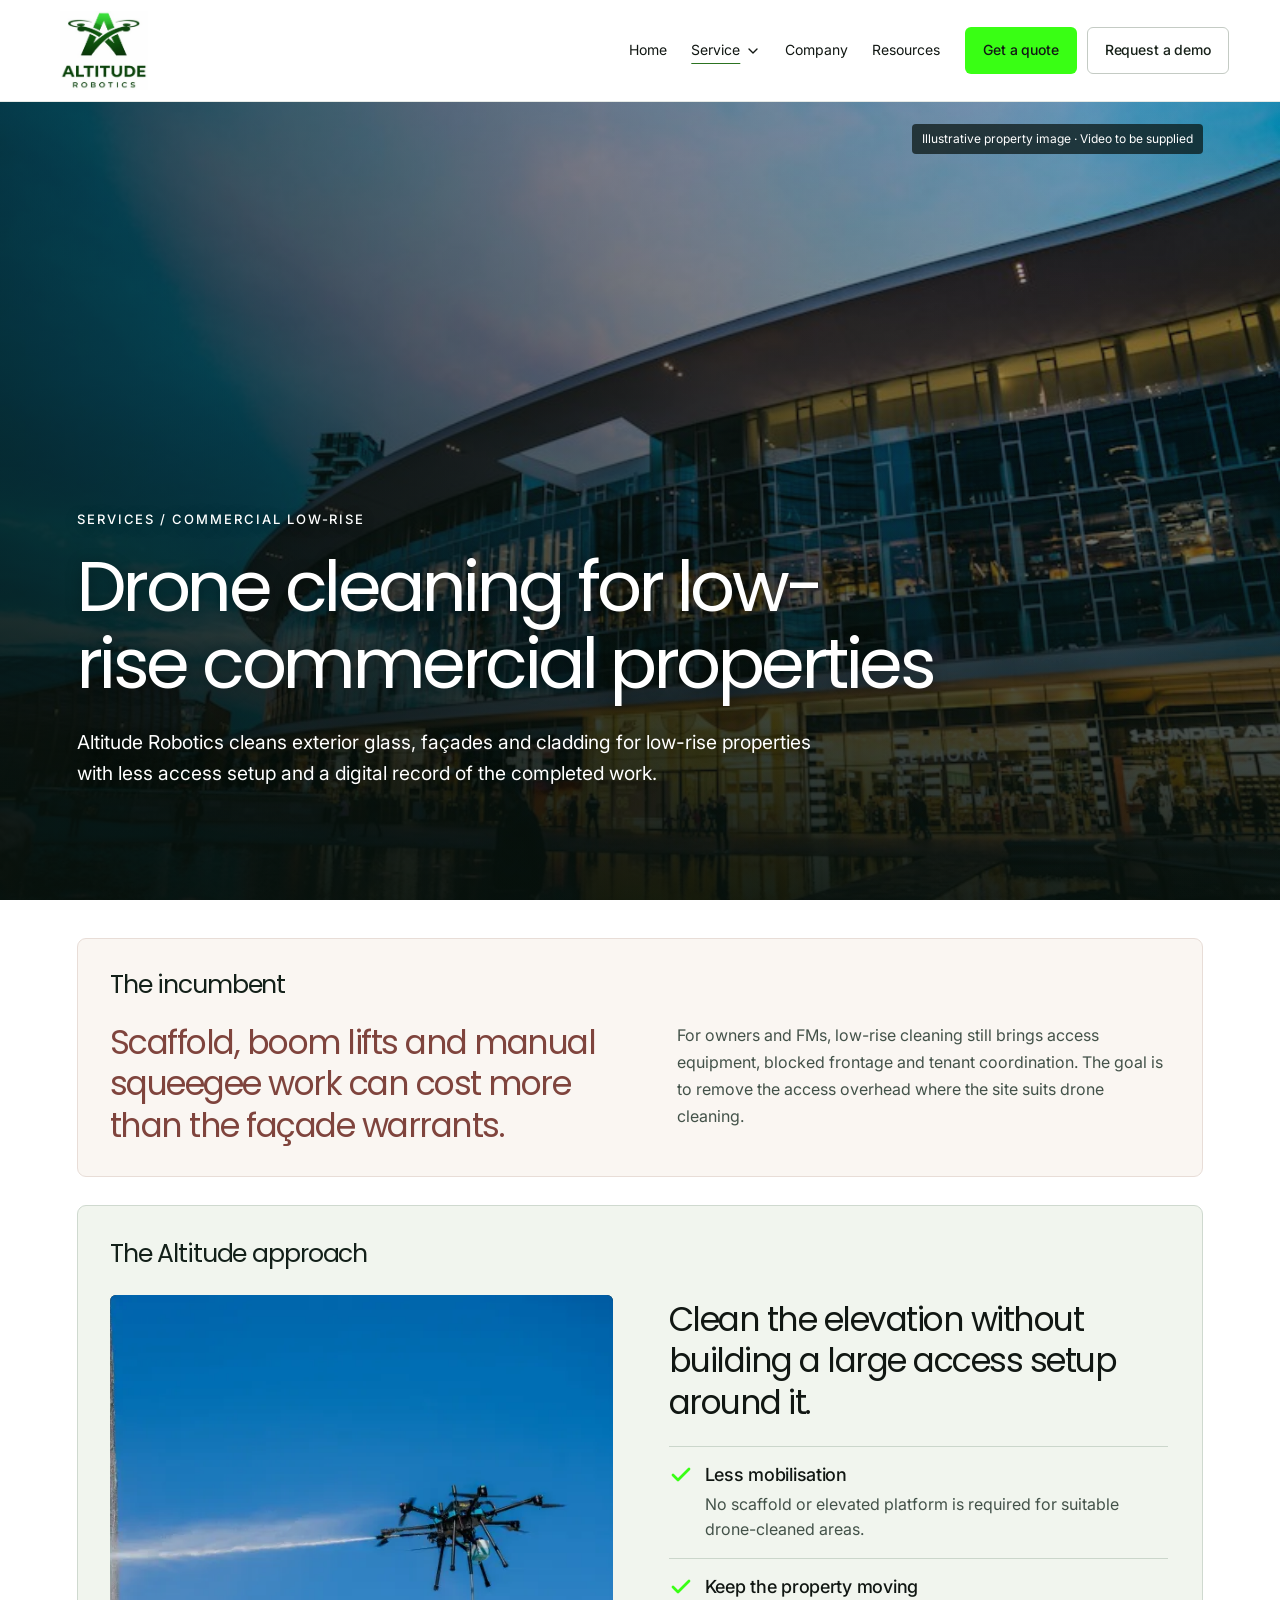
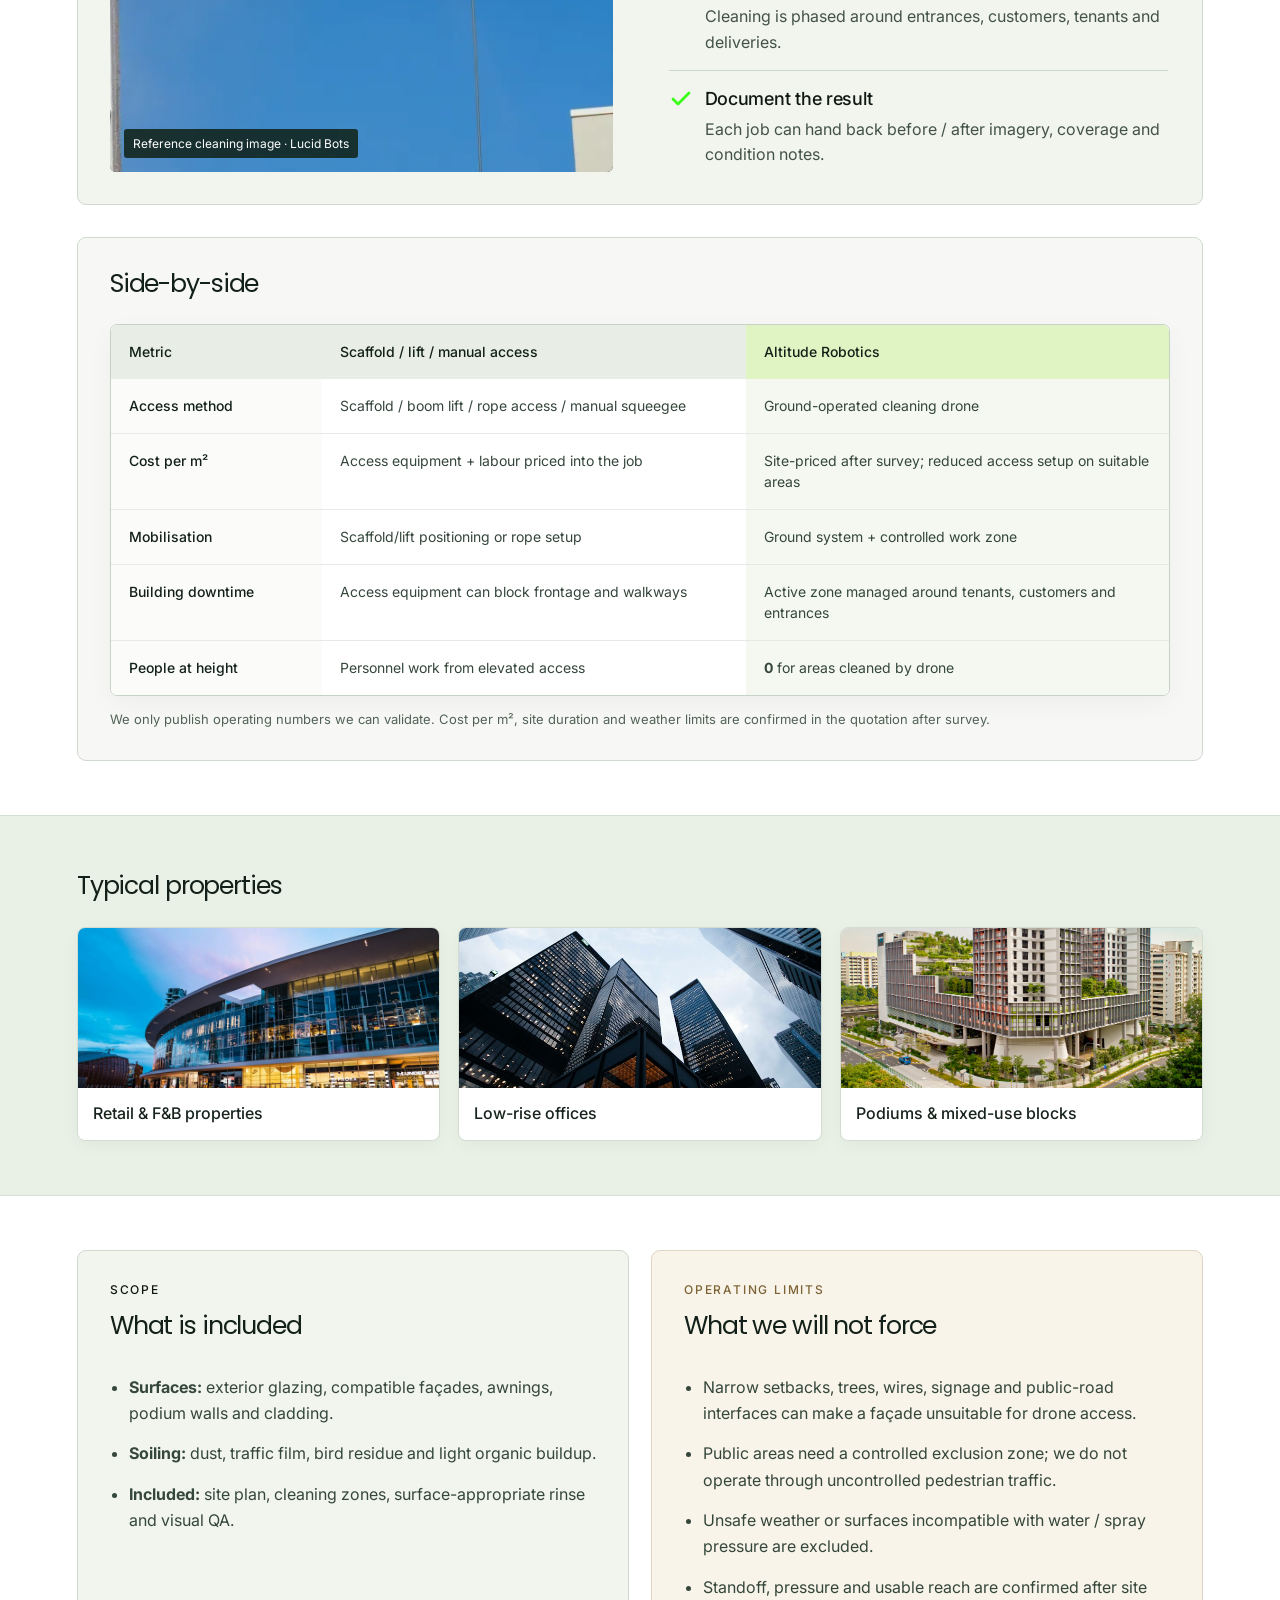
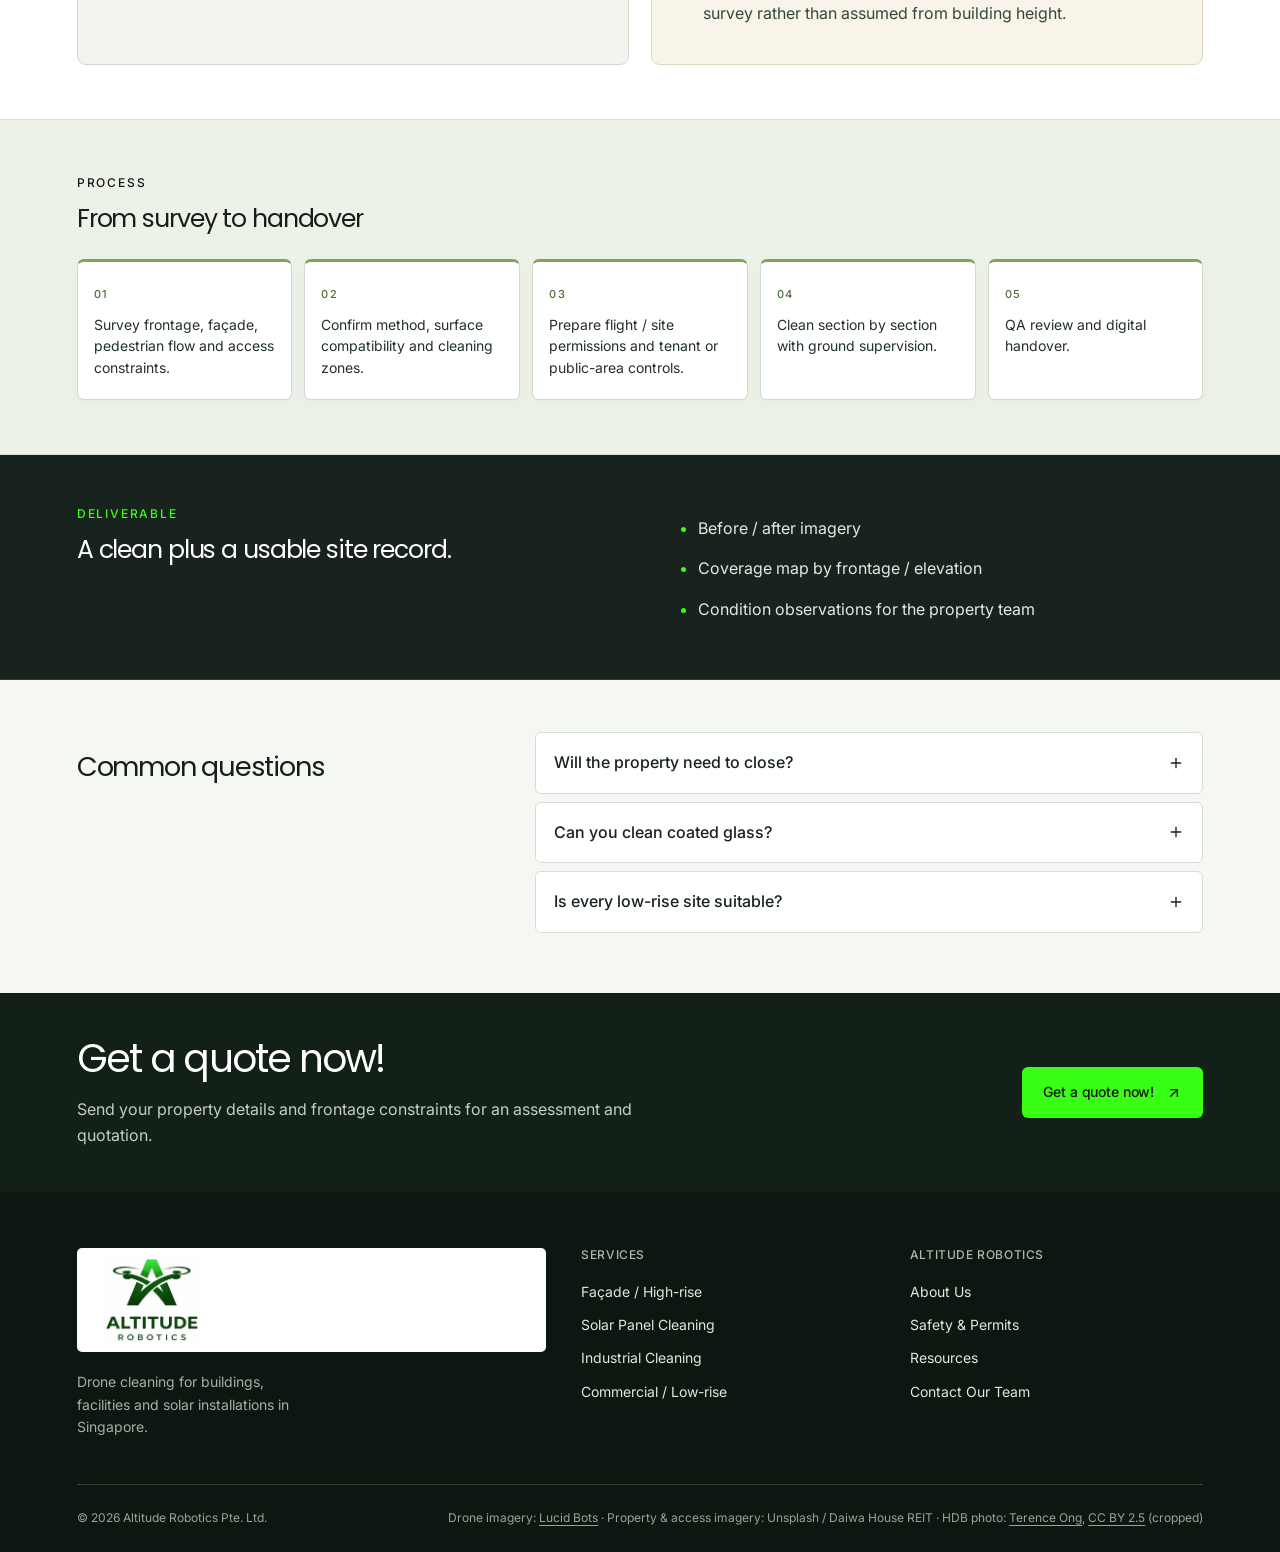
<file: residential.html>
<!doctype html>
<html lang="en-SG">
<head>
<meta charset="utf-8">
<meta name="viewport" content="width=device-width, initial-scale=1">
<meta name="description" content="Drone exterior cleaning for low-rise commercial properties, retail, offices and podiums with reduced access setup.">
<meta name="theme-color" content="#111713">
<title>Altitude Robotics | Commercial Low-rise Cleaning</title>
<link rel="icon" href="assets/altitude-logo.jpg" type="image/jpeg">
<link rel="stylesheet" href="style.css">
<style>html,body{margin:0;padding:0}html{scroll-behavior:smooth}body{background:#fff}button:focus-visible,a:focus-visible,summary:focus-visible,input:focus-visible,select:focus-visible,textarea:focus-visible{outline:3px solid #4d852d;outline-offset:4px}</style>
</head>
<body>
<div id="altitude-concept" data-experience="website" data-page="residential">
  <header class="ar-nav">
    <a class="ar-logo" data-route="home" aria-label="Altitude Robotics home" href="index.html"><img data-image="logo" alt="Altitude Robotics" src="assets/altitude-logo.jpg"></a>
    <button class="ar-mobile-toggle" aria-label="Open navigation" aria-expanded="false" id="ar-menu-toggle"><svg xmlns="http://www.w3.org/2000/svg" width="16" height="16" viewBox="0 0 24 24" fill="none" stroke="currentColor" stroke-width="2" stroke-linecap="round" stroke-linejoin="round" data-lucide="menu" aria-hidden="true" class="lucide lucide-menu "><line x1="4" x2="20" y1="12" y2="12"></line><line x1="4" x2="20" y1="6" y2="6"></line><line x1="4" x2="20" y1="18" y2="18"></line></svg></button>
    <nav class="ar-links" aria-label="Main navigation" id="ar-main-links">
      <a class="ar-navlink" data-route="home" href="index.html">Home</a>
      <button class="ar-navlink" id="ar-services-toggle" aria-expanded="false" aria-controls="ar-services-menu" aria-current="page">Service <svg xmlns="http://www.w3.org/2000/svg" width="16" height="16" viewBox="0 0 24 24" fill="none" stroke="currentColor" stroke-width="2" stroke-linecap="round" stroke-linejoin="round" data-lucide="chevron-down" aria-hidden="true" class="lucide lucide-chevron-down "><path d="m6 9 6 6 6-6"></path></svg></button>
      <a class="ar-navlink" data-route="about" href="company.html">Company</a>
      <a class="ar-navlink" data-route="safety" href="safety-permits.html">Resources</a>
    </nav>
    <div class="ar-nav-actions" id="ar-nav-actions">
<a class="ar-button" data-route="quote" href="get-a-quote.html">Get a quote</a><a class="ar-button ar-outline" data-route="demo" href="request-a-demo.html">Request a demo</a>
</div>
    <div id="ar-services-menu" class="ar-dropdown" hidden>
      <a data-route="commercial" href="commercial.html">Façade / High-rise<small>Commercial towers &amp; façades</small></a><a data-route="solar" href="solar-panels.html">Solar<small>Rooftop &amp; ground-mounted arrays</small></a><a data-route="industrial" href="industrial.html">Industrial<small>Factories, tanks &amp; facilities</small></a><a data-route="residential" href="residential.html">Commercial / Low-rise<small>Low-rise buildings &amp; podiums</small></a>
    </div>
  </header>
  <main><div id="ar-detail"><div class="ar-short-service">
<section class="ar-service-media" aria-labelledby="ar-service-title"><div class="ar-category-hero ar-service-hero ar-category-residential"><img data-image="shopping" alt="Illustrative low-rise commercial exterior" src="assets/shopping-centre.jpg"><div class="ar-category-copy"><span class="ar-kicker">SERVICES / COMMERCIAL LOW-RISE</span><h1 id="ar-service-title">Drone cleaning for low-rise commercial properties</h1><p>Altitude Robotics cleans exterior glass, façades and cladding for low-rise properties with less access setup and a digital record of the completed work.</p></div><p class="ar-service-media-credit">Illustrative property image · Video to be supplied</p></div></section>
<div class="ar-service-explanation"><section class="ar-service-challenge" aria-labelledby="ar-challenge-title"><h2 class="ar-service-section-title" id="ar-challenge-title">The incumbent</h2><div class="ar-challenge-content"><h3>Scaffold, boom lifts and manual squeegee work can cost more than the façade warrants.</h3><p>For owners and FMs, low-rise cleaning still brings access equipment, blocked frontage and tenant coordination. The goal is to remove the access overhead where the site suits drone cleaning.</p></div></section>
<section class="ar-service-response" aria-labelledby="ar-approach-title"><h2 class="ar-service-section-title" id="ar-approach-title">The Altitude approach</h2><div class="ar-response-layout"><figure class="ar-response-visual"><img data-image="drone" alt="Reference photograph showing a drone cleaning an exterior wall" loading="lazy" src="assets/drone.webp"><figcaption>Reference cleaning image · Lucid Bots</figcaption></figure><div class="ar-response-copy"><h3 class="ar-response-heading">Clean the elevation without building a large access setup around it.</h3><ul class="ar-response-benefits"><li><svg xmlns="http://www.w3.org/2000/svg" width="16" height="16" viewBox="0 0 24 24" fill="none" stroke="currentColor" stroke-width="2" stroke-linecap="round" stroke-linejoin="round" data-lucide="check" aria-hidden="true" class="lucide lucide-check "><path d="M20 6 9 17l-5-5"></path></svg><div><h4>Less mobilisation</h4><p>No scaffold or elevated platform is required for suitable drone-cleaned areas.</p></div></li><li><svg xmlns="http://www.w3.org/2000/svg" width="16" height="16" viewBox="0 0 24 24" fill="none" stroke="currentColor" stroke-width="2" stroke-linecap="round" stroke-linejoin="round" data-lucide="check" aria-hidden="true" class="lucide lucide-check "><path d="M20 6 9 17l-5-5"></path></svg><div><h4>Keep the property moving</h4><p>Cleaning is phased around entrances, customers, tenants and deliveries.</p></div></li><li><svg xmlns="http://www.w3.org/2000/svg" width="16" height="16" viewBox="0 0 24 24" fill="none" stroke="currentColor" stroke-width="2" stroke-linecap="round" stroke-linejoin="round" data-lucide="check" aria-hidden="true" class="lucide lucide-check "><path d="M20 6 9 17l-5-5"></path></svg><div><h4>Document the result</h4><p>Each job can hand back before / after imagery, coverage and condition notes.</p></div></li></ul></div></div></section><section class="ar-service-proof" aria-labelledby="ar-proof-title">
<h2 class="ar-service-section-title" id="ar-proof-title">Side-by-side</h2>
<div class="ar-service-table-wrap"><table class="ar-service-table">
<thead><tr><th scope="col">Metric</th><th scope="col">Scaffold / lift / manual access</th><th scope="col">Altitude Robotics</th></tr></thead>
<tbody><tr><th scope="row">Access method</th><td>Scaffold / boom lift / rope access / manual squeegee</td><td>Ground-operated cleaning drone</td></tr><tr><th scope="row">Cost per m²</th><td>Access equipment + labour priced into the job</td><td>Site-priced after survey; reduced access setup on suitable areas</td></tr><tr><th scope="row">Mobilisation</th><td>Scaffold/lift positioning or rope setup</td><td>Ground system + controlled work zone</td></tr><tr><th scope="row">Building downtime</th><td>Access equipment can block frontage and walkways</td><td>Active zone managed around tenants, customers and entrances</td></tr><tr><th scope="row">People at height</th><td>Personnel work from elevated access</td><td><strong>0</strong> for areas cleaned by drone</td></tr></tbody></table></div>
<p class="ar-service-note">We only publish operating numbers we can validate. Cost per m², site duration and weather limits are confirmed in the quotation after survey.</p>
</section></div>
<section class="ar-facilities" aria-label="Low-rise commercial facility types"><h2 class="ar-service-section-title">Typical properties</h2><div class="ar-facility-strip" style="--facility-count:3"><figure><img data-image="shopping" alt="Illustrative retail property" loading="lazy" src="assets/shopping-centre.jpg"><figcaption>Retail &amp; F&amp;B properties</figcaption></figure><figure><img data-image="commercial" alt="Illustrative low-rise office" loading="lazy" src="assets/commercial.jpg"><figcaption>Low-rise offices</figcaption></figure><figure><img data-image="mixedUse" alt="Illustrative podium and mixed-use property" loading="lazy" src="assets/mixed-use-real.jpg"><figcaption>Podiums &amp; mixed-use blocks</figcaption></figure></div></section>
<section class="ar-scope-limits" aria-label="Scope and operating limits">
<div><span class="ar-kicker">SCOPE</span><h2 class="ar-service-section-title">What is included</h2><ul><li><strong>Surfaces:</strong> exterior glazing, compatible façades, awnings, podium walls and cladding.</li><li><strong>Soiling:</strong> dust, traffic film, bird residue and light organic buildup.</li><li><strong>Included:</strong> site plan, cleaning zones, surface-appropriate rinse and visual QA.</li></ul></div>
<div class="ar-limit-panel"><span class="ar-kicker">OPERATING LIMITS</span><h2 class="ar-service-section-title">What we will not force</h2><ul><li>Narrow setbacks, trees, wires, signage and public-road interfaces can make a façade unsuitable for drone access.</li><li>Public areas need a controlled exclusion zone; we do not operate through uncontrolled pedestrian traffic.</li><li>Unsafe weather or surfaces incompatible with water / spray pressure are excluded.</li><li>Standoff, pressure and usable reach are confirmed after site survey rather than assumed from building height.</li></ul></div>
</section><section class="ar-service-process" aria-labelledby="ar-process-title"><span class="ar-kicker">PROCESS</span><h2 class="ar-service-section-title" id="ar-process-title">From survey to handover</h2><div class="ar-process-grid"><article><span>01</span><p>Survey frontage, façade, pedestrian flow and access constraints.</p></article><article><span>02</span><p>Confirm method, surface compatibility and cleaning zones.</p></article><article><span>03</span><p>Prepare flight / site permissions and tenant or public-area controls.</p></article><article><span>04</span><p>Clean section by section with ground supervision.</p></article><article><span>05</span><p>QA review and digital handover.</p></article></div></section>
<section class="ar-service-deliverable" aria-labelledby="ar-deliverable-title"><div><span class="ar-kicker">DELIVERABLE</span><h2 class="ar-service-section-title" id="ar-deliverable-title">A clean plus a usable site record.</h2></div><div><ul><li>Before / after imagery</li><li>Coverage map by frontage / elevation</li><li>Condition observations for the property team</li></ul></div></section>
<section class="ar-service-faq" aria-labelledby="ar-service-faq-title"><h2 id="ar-service-faq-title">Common questions</h2><div><details><summary>Will the property need to close?<svg xmlns="http://www.w3.org/2000/svg" width="16" height="16" viewBox="0 0 24 24" fill="none" stroke="currentColor" stroke-width="2" stroke-linecap="round" stroke-linejoin="round" data-lucide="plus" aria-hidden="true" class="lucide lucide-plus "><path d="M5 12h14"></path><path d="M12 5v14"></path></svg></summary><p>Usually not. We control the active work zone and coordinate it around entrances and operating hours.</p></details><details><summary>Can you clean coated glass?<svg xmlns="http://www.w3.org/2000/svg" width="16" height="16" viewBox="0 0 24 24" fill="none" stroke="currentColor" stroke-width="2" stroke-linecap="round" stroke-linejoin="round" data-lucide="plus" aria-hidden="true" class="lucide lucide-plus "><path d="M5 12h14"></path><path d="M12 5v14"></path></svg></summary><p>We check the coating and manufacturer guidance before choosing the method.</p></details><details><summary>Is every low-rise site suitable?<svg xmlns="http://www.w3.org/2000/svg" width="16" height="16" viewBox="0 0 24 24" fill="none" stroke="currentColor" stroke-width="2" stroke-linecap="round" stroke-linejoin="round" data-lucide="plus" aria-hidden="true" class="lucide lucide-plus "><path d="M5 12h14"></path><path d="M12 5v14"></path></svg></summary><p>No. Trees, wires, narrow setbacks, public traffic and surface condition can make conventional access the better method.</p></details></div></section>
<section class="ar-service-contact"><div><h2>Get a quote now!</h2><p>Send your property details and frontage constraints for an assessment and quotation.</p></div><a class="ar-button" data-route="quote" data-service="Commercial / Low-rise" href="get-a-quote.html?service=Commercial%20%2F%20Low-rise">Get a quote now! <svg xmlns="http://www.w3.org/2000/svg" width="16" height="16" viewBox="0 0 24 24" fill="none" stroke="currentColor" stroke-width="2" stroke-linecap="round" stroke-linejoin="round" data-lucide="arrow-up-right" aria-hidden="true" class="lucide lucide-arrow-up-right "><path d="M7 7h10v10"></path><path d="M7 17 17 7"></path></svg></a></section>
</div></div></main><footer class="ar-footer"><div class="ar-footer-top">
<div>
<a class="ar-logo" data-route="home" href="index.html"><img data-image="logo" alt="Altitude Robotics" src="assets/altitude-logo.jpg"></a><p class="ar-footer-tag">Drone cleaning for buildings, facilities and solar installations in Singapore.</p>
</div>
<div>
<h3>SERVICES</h3>
<a data-route="commercial" href="commercial.html">Façade / High-rise</a><a data-route="solar" href="solar-panels.html">Solar Panel Cleaning</a><a data-route="industrial" href="industrial.html">Industrial Cleaning</a><a data-route="residential" href="residential.html">Commercial / Low-rise</a>
</div>
<div>
<h3>ALTITUDE ROBOTICS</h3>
<a data-route="about" href="company.html">About Us</a><a data-route="safety" href="safety-permits.html">Safety &amp; Permits</a><a data-route="safety" href="safety-permits.html">Resources</a><a data-route="quote" href="get-a-quote.html">Contact Our Team</a>
</div>
</div>
<div class="ar-footer-bottom">
<span>© 2026 Altitude Robotics Pte. Ltd.</span><span>Drone imagery: <a href="https://www.lucidbots.com/" target="_blank" rel="noopener">Lucid Bots</a> · Property &amp; access imagery: Unsplash / Daiwa House REIT · HDB photo: <a href="https://commons.wikimedia.org/wiki/File:Bishan_HDB.JPG" target="_blank" rel="noopener">Terence Ong</a>, <a href="https://creativecommons.org/licenses/by/2.5/" target="_blank" rel="noopener">CC BY 2.5</a> (cropped)</span>
</div></footer>
</div>
<script src="assets/lucide.min.js"></script>
<script src="app.js"></script>
</body>
</html>
</file>
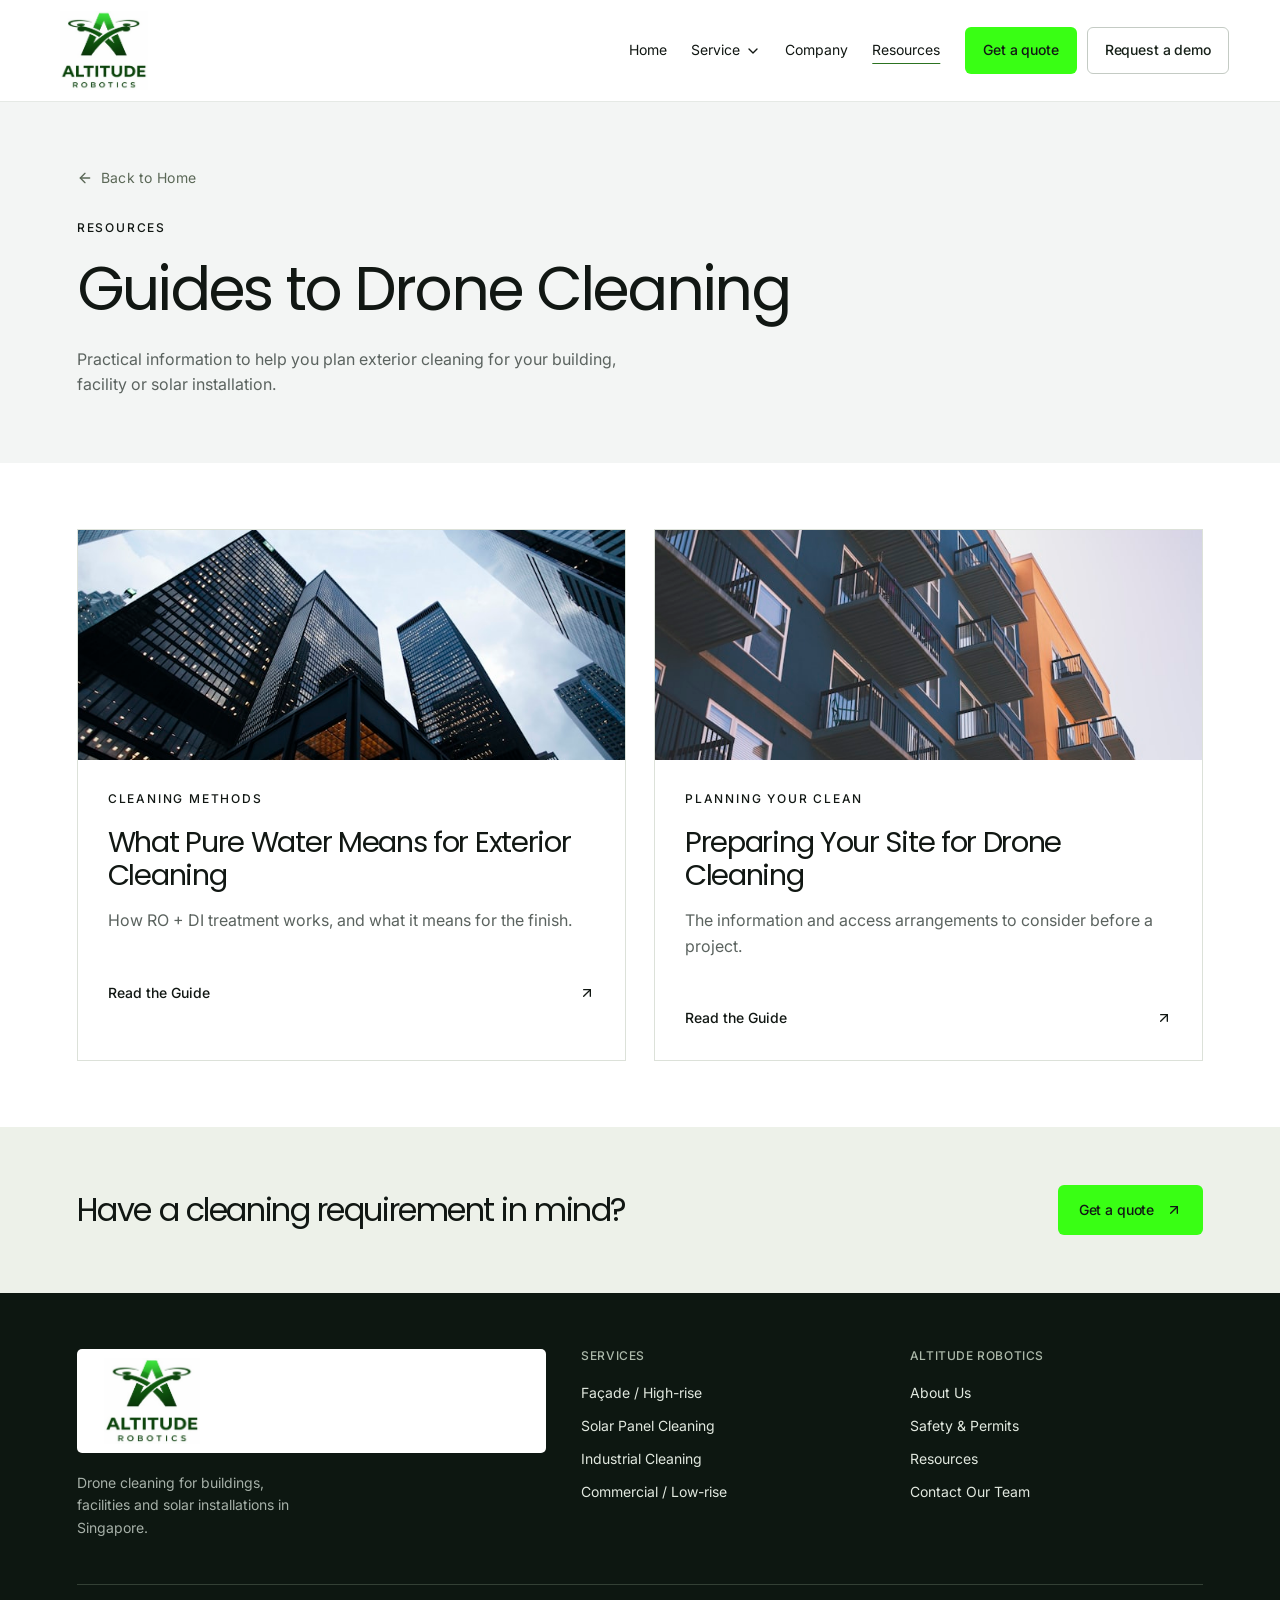
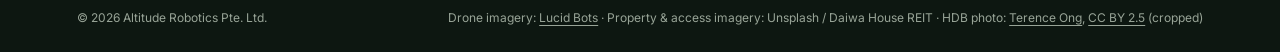
<file: resources.html>
<!doctype html>
<html lang="en-SG">
<head>
<meta charset="utf-8">
<meta name="viewport" content="width=device-width, initial-scale=1">
<meta name="description" content="Practical information to help you plan exterior cleaning for your building, facility or solar installation.">
<meta name="theme-color" content="#111713">
<title>Altitude Robotics | Cleaning Guides</title>
<link rel="icon" href="assets/altitude-logo.jpg" type="image/jpeg">
<link rel="stylesheet" href="style.css">
<style>html,body{margin:0;padding:0}html{scroll-behavior:smooth}body{background:#fff}button:focus-visible,a:focus-visible,summary:focus-visible,input:focus-visible,select:focus-visible,textarea:focus-visible{outline:3px solid #4d852d;outline-offset:4px}</style>
</head>
<body>
<div id="altitude-concept" data-experience="website" data-page="resources">
  <header class="ar-nav">
    <a class="ar-logo" data-route="home" aria-label="Altitude Robotics home" href="index.html"><img data-image="logo" alt="Altitude Robotics" src="assets/altitude-logo.jpg"></a>
    <button class="ar-mobile-toggle" aria-label="Open navigation" aria-expanded="false" id="ar-menu-toggle"><svg xmlns="http://www.w3.org/2000/svg" width="16" height="16" viewBox="0 0 24 24" fill="none" stroke="currentColor" stroke-width="2" stroke-linecap="round" stroke-linejoin="round" data-lucide="menu" aria-hidden="true" class="lucide lucide-menu "><line x1="4" x2="20" y1="12" y2="12"></line><line x1="4" x2="20" y1="6" y2="6"></line><line x1="4" x2="20" y1="18" y2="18"></line></svg></button>
    <nav class="ar-links" aria-label="Main navigation" id="ar-main-links">
      <a class="ar-navlink" data-route="home" href="index.html">Home</a>
      <button class="ar-navlink" id="ar-services-toggle" aria-expanded="false" aria-controls="ar-services-menu">Service <svg xmlns="http://www.w3.org/2000/svg" width="16" height="16" viewBox="0 0 24 24" fill="none" stroke="currentColor" stroke-width="2" stroke-linecap="round" stroke-linejoin="round" data-lucide="chevron-down" aria-hidden="true" class="lucide lucide-chevron-down "><path d="m6 9 6 6 6-6"></path></svg></button>
      <a class="ar-navlink" data-route="about" href="company.html">Company</a>
      <a class="ar-navlink" data-route="safety" href="safety-permits.html" aria-current="page">Resources</a>
    </nav>
    <div class="ar-nav-actions" id="ar-nav-actions">
<a class="ar-button" data-route="quote" href="get-a-quote.html">Get a quote</a><a class="ar-button ar-outline" data-route="demo" href="request-a-demo.html">Request a demo</a>
</div>
    <div id="ar-services-menu" class="ar-dropdown" hidden>
      <a data-route="commercial" href="commercial.html">Façade / High-rise<small>Commercial towers &amp; façades</small></a><a data-route="solar" href="solar-panels.html">Solar<small>Rooftop &amp; ground-mounted arrays</small></a><a data-route="industrial" href="industrial.html">Industrial<small>Factories, tanks &amp; facilities</small></a><a data-route="residential" href="residential.html">Commercial / Low-rise<small>Low-rise buildings &amp; podiums</small></a>
    </div>
  </header>
  <main><div id="ar-detail">
<section class="ar-pageheading"><a class="ar-breadcrumb" data-route="home" href="index.html"><svg xmlns="http://www.w3.org/2000/svg" width="16" height="16" viewBox="0 0 24 24" fill="none" stroke="currentColor" stroke-width="2" stroke-linecap="round" stroke-linejoin="round" data-lucide="arrow-left" aria-hidden="true" class="lucide lucide-arrow-left "><path d="m12 19-7-7 7-7"></path><path d="M19 12H5"></path></svg> Back to Home</a><span class="ar-kicker">RESOURCES</span><h1>Guides to Drone Cleaning</h1>
<p>Practical information to help you plan exterior cleaning for your building, facility or solar installation.</p></section><section class="ar-content"><div class="ar-resources">
<a class="ar-resource" data-route="purewater" href="pure-water.html"><img data-image="commercial" alt="Exterior glass façade" src="assets/commercial.jpg"><div class="ar-resourcecopy">
<span class="ar-kicker">CLEANING METHODS</span><h2>What Pure Water Means for Exterior Cleaning</h2>
<p>How RO + DI treatment works, and what it means for the finish.</p>
<span class="ar-cardlink">Read the Guide <svg xmlns="http://www.w3.org/2000/svg" width="16" height="16" viewBox="0 0 24 24" fill="none" stroke="currentColor" stroke-width="2" stroke-linecap="round" stroke-linejoin="round" data-lucide="arrow-up-right" aria-hidden="true" class="lucide lucide-arrow-up-right "><path d="M7 7h10v10"></path><path d="M7 17 17 7"></path></svg></span>
</div></a><a class="ar-resource" data-route="preparation" href="site-preparation.html"><img data-image="residential" alt="Residential exterior" src="assets/residential.jpg"><div class="ar-resourcecopy">
<span class="ar-kicker">PLANNING YOUR CLEAN</span><h2>Preparing Your Site for Drone Cleaning</h2>
<p>The information and access arrangements to consider before a project.</p>
<span class="ar-cardlink">Read the Guide <svg xmlns="http://www.w3.org/2000/svg" width="16" height="16" viewBox="0 0 24 24" fill="none" stroke="currentColor" stroke-width="2" stroke-linecap="round" stroke-linejoin="round" data-lucide="arrow-up-right" aria-hidden="true" class="lucide lucide-arrow-up-right "><path d="M7 7h10v10"></path><path d="M7 17 17 7"></path></svg></span>
</div></a>
</div></section><section class="ar-subcta"><h2>Have a cleaning requirement in mind?</h2>
<a class="ar-button" data-route="quote" data-service="" href="get-a-quote.html">Get a quote <svg xmlns="http://www.w3.org/2000/svg" width="16" height="16" viewBox="0 0 24 24" fill="none" stroke="currentColor" stroke-width="2" stroke-linecap="round" stroke-linejoin="round" data-lucide="arrow-up-right" aria-hidden="true" class="lucide lucide-arrow-up-right "><path d="M7 7h10v10"></path><path d="M7 17 17 7"></path></svg></a></section>
</div></main><footer class="ar-footer"><div class="ar-footer-top">
<div>
<a class="ar-logo" data-route="home" href="index.html"><img data-image="logo" alt="Altitude Robotics" src="assets/altitude-logo.jpg"></a><p class="ar-footer-tag">Drone cleaning for buildings, facilities and solar installations in Singapore.</p>
</div>
<div>
<h3>SERVICES</h3>
<a data-route="commercial" href="commercial.html">Façade / High-rise</a><a data-route="solar" href="solar-panels.html">Solar Panel Cleaning</a><a data-route="industrial" href="industrial.html">Industrial Cleaning</a><a data-route="residential" href="residential.html">Commercial / Low-rise</a>
</div>
<div>
<h3>ALTITUDE ROBOTICS</h3>
<a data-route="about" href="company.html">About Us</a><a data-route="safety" href="safety-permits.html">Safety &amp; Permits</a><a data-route="safety" href="safety-permits.html">Resources</a><a data-route="quote" href="get-a-quote.html">Contact Our Team</a>
</div>
</div>
<div class="ar-footer-bottom">
<span>© 2026 Altitude Robotics Pte. Ltd.</span><span>Drone imagery: <a href="https://www.lucidbots.com/" target="_blank" rel="noopener">Lucid Bots</a> · Property &amp; access imagery: Unsplash / Daiwa House REIT · HDB photo: <a href="https://commons.wikimedia.org/wiki/File:Bishan_HDB.JPG" target="_blank" rel="noopener">Terence Ong</a>, <a href="https://creativecommons.org/licenses/by/2.5/" target="_blank" rel="noopener">CC BY 2.5</a> (cropped)</span>
</div></footer>
</div>
<script src="assets/lucide.min.js"></script>
<script src="app.js"></script>
</body>
</html>
</file>
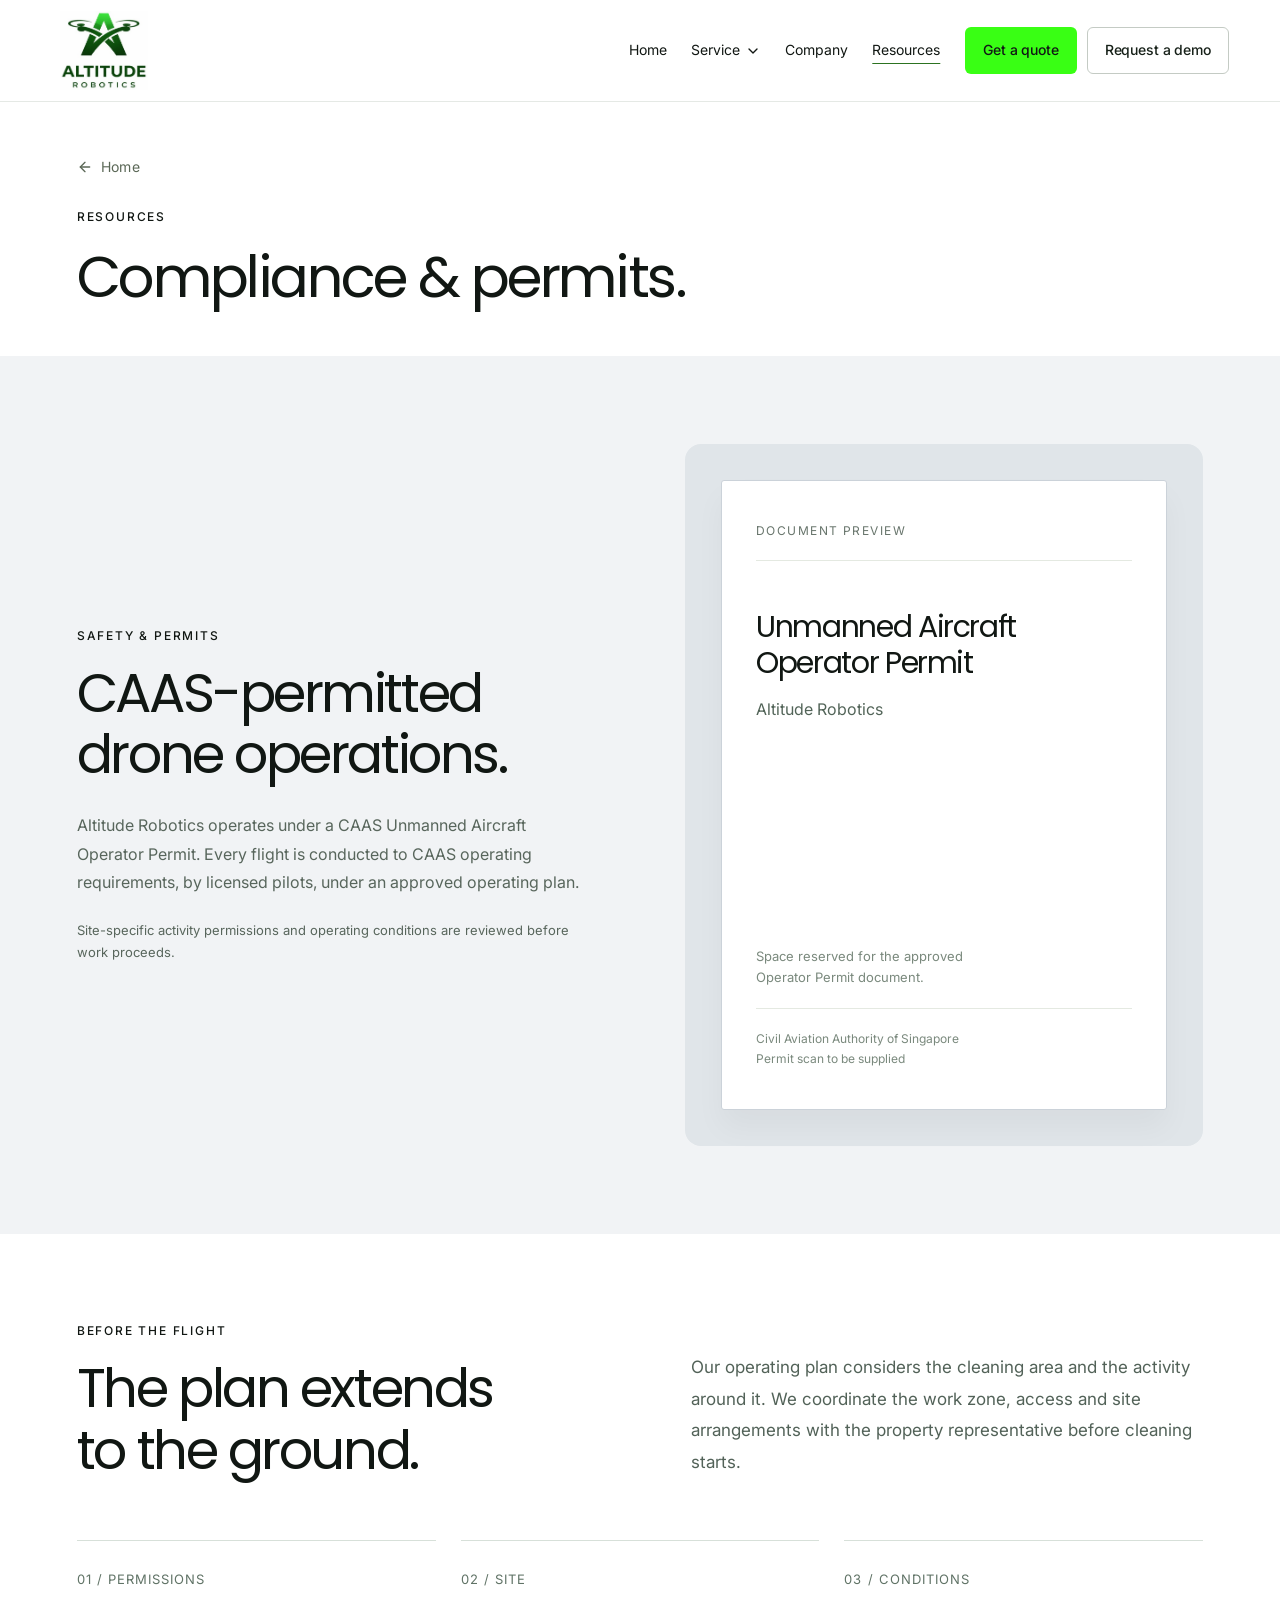
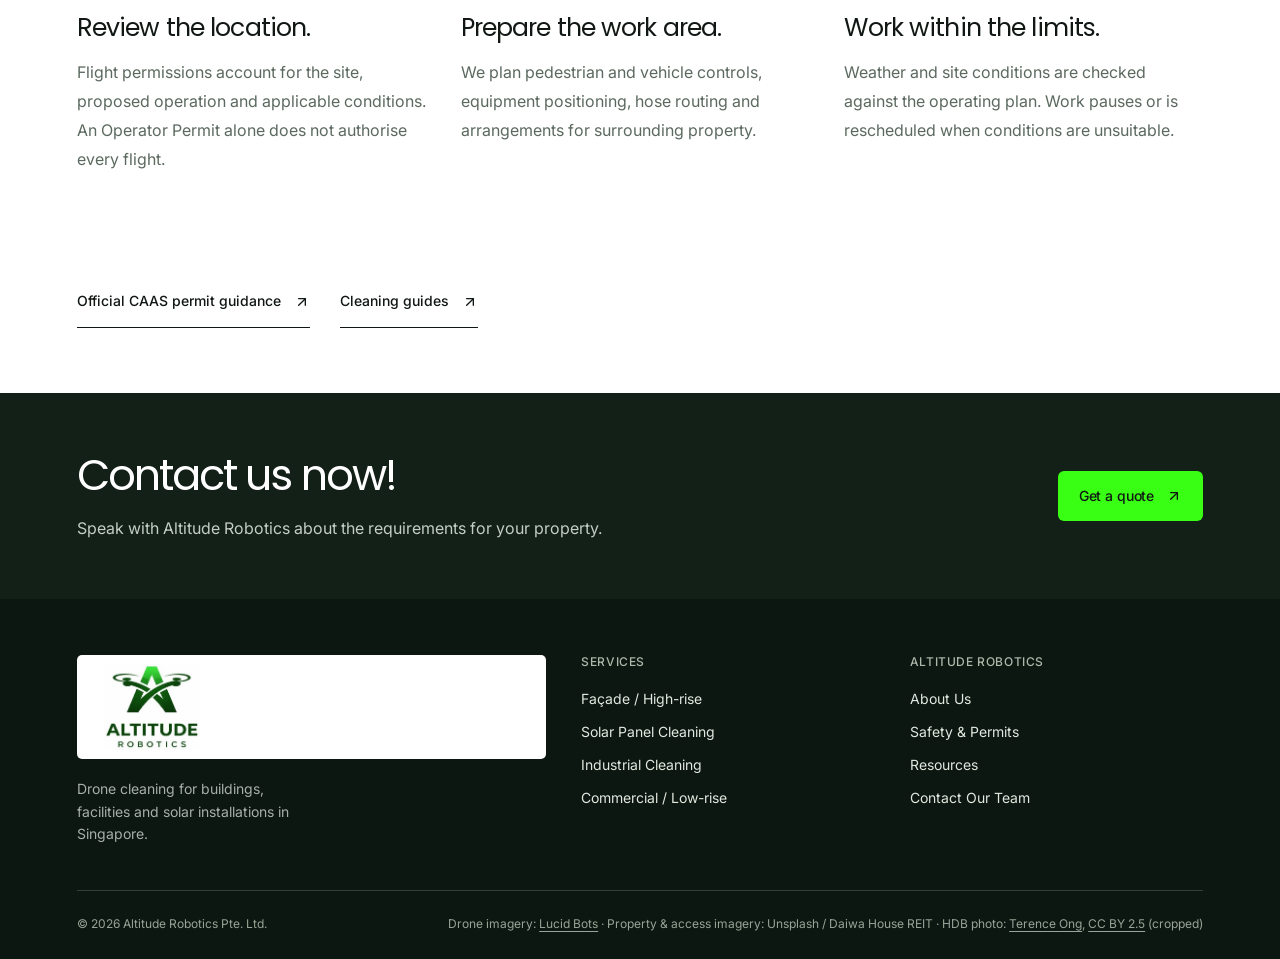
<file: safety-permits.html>
<!doctype html>
<html lang="en-SG">
<head>
<meta charset="utf-8">
<meta name="viewport" content="width=device-width, initial-scale=1">
<meta name="description" content="Altitude Robotics operates under a CAAS Unmanned Aircraft Operator Permit. Every flight is conducted to CAAS operating requirements, by licensed pilots, under an approved operating plan.">
<meta name="theme-color" content="#111713">
<title>Altitude Robotics | Compliance &amp; Permits</title>
<link rel="icon" href="assets/altitude-logo.jpg" type="image/jpeg">
<link rel="stylesheet" href="style.css">
<style>html,body{margin:0;padding:0}html{scroll-behavior:smooth}body{background:#fff}button:focus-visible,a:focus-visible,summary:focus-visible,input:focus-visible,select:focus-visible,textarea:focus-visible{outline:3px solid #4d852d;outline-offset:4px}</style>
</head>
<body>
<div id="altitude-concept" data-experience="website" data-page="safety">
  <header class="ar-nav">
    <a class="ar-logo" data-route="home" aria-label="Altitude Robotics home" href="index.html"><img data-image="logo" alt="Altitude Robotics" src="assets/altitude-logo.jpg"></a>
    <button class="ar-mobile-toggle" aria-label="Open navigation" aria-expanded="false" id="ar-menu-toggle"><svg xmlns="http://www.w3.org/2000/svg" width="16" height="16" viewBox="0 0 24 24" fill="none" stroke="currentColor" stroke-width="2" stroke-linecap="round" stroke-linejoin="round" data-lucide="menu" aria-hidden="true" class="lucide lucide-menu "><line x1="4" x2="20" y1="12" y2="12"></line><line x1="4" x2="20" y1="6" y2="6"></line><line x1="4" x2="20" y1="18" y2="18"></line></svg></button>
    <nav class="ar-links" aria-label="Main navigation" id="ar-main-links">
      <a class="ar-navlink" data-route="home" href="index.html">Home</a>
      <button class="ar-navlink" id="ar-services-toggle" aria-expanded="false" aria-controls="ar-services-menu">Service <svg xmlns="http://www.w3.org/2000/svg" width="16" height="16" viewBox="0 0 24 24" fill="none" stroke="currentColor" stroke-width="2" stroke-linecap="round" stroke-linejoin="round" data-lucide="chevron-down" aria-hidden="true" class="lucide lucide-chevron-down "><path d="m6 9 6 6 6-6"></path></svg></button>
      <a class="ar-navlink" data-route="about" href="company.html">Company</a>
      <a class="ar-navlink" data-route="safety" href="safety-permits.html" aria-current="page">Resources</a>
    </nav>
    <div class="ar-nav-actions" id="ar-nav-actions">
<a class="ar-button" data-route="quote" href="get-a-quote.html">Get a quote</a><a class="ar-button ar-outline" data-route="demo" href="request-a-demo.html">Request a demo</a>
</div>
    <div id="ar-services-menu" class="ar-dropdown" hidden>
      <a data-route="commercial" href="commercial.html">Façade / High-rise<small>Commercial towers &amp; façades</small></a><a data-route="solar" href="solar-panels.html">Solar<small>Rooftop &amp; ground-mounted arrays</small></a><a data-route="industrial" href="industrial.html">Industrial<small>Factories, tanks &amp; facilities</small></a><a data-route="residential" href="residential.html">Commercial / Low-rise<small>Low-rise buildings &amp; podiums</small></a>
    </div>
  </header>
  <main><div id="ar-detail">
<section class="ar-resource-heading"><a class="ar-breadcrumb" data-route="home" href="index.html"><svg xmlns="http://www.w3.org/2000/svg" width="16" height="16" viewBox="0 0 24 24" fill="none" stroke="currentColor" stroke-width="2" stroke-linecap="round" stroke-linejoin="round" data-lucide="arrow-left" aria-hidden="true" class="lucide lucide-arrow-left "><path d="m12 19-7-7 7-7"></path><path d="M19 12H5"></path></svg> Home</a><span class="ar-kicker">RESOURCES</span><h1>Compliance &amp; permits.</h1></section>
  <section class="ar-credentials"><div class="ar-split">
<div class="ar-permit-copy">
<span class="ar-kicker">SAFETY &amp; PERMITS</span><h2 class="ar-heading">CAAS-permitted<br>drone operations.</h2>
<p>Altitude Robotics operates under a CAAS Unmanned Aircraft Operator Permit. Every flight is conducted to CAAS operating requirements, by licensed pilots, under an approved operating plan.</p>
<p class="ar-legal-caption">Site-specific activity permissions and operating conditions are reviewed before work proceeds.</p>
</div>
<div class="ar-permit-stage"><div class="ar-permit" role="img" aria-label="Reserved portrait display for Altitude Robotics' Operator Permit; actual scan to be supplied">
<div class="ar-permit-top">Document preview</div>
<h3>Unmanned Aircraft<br>Operator Permit</h3>
<p>Altitude Robotics</p>
<p class="ar-permit-pending">Space reserved for the approved<br>Operator Permit document.</p>
<small>Civil Aviation Authority of Singapore<br>Permit scan to be supplied</small>
</div></div>
</div></section>
  <section class="ar-category-intro"><div>
<span class="ar-kicker">BEFORE THE FLIGHT</span><h2 class="ar-heading">The plan extends<br>to the ground.</h2>
</div>
<p>Our operating plan considers the cleaning area and the activity around it. We coordinate the work zone, access and site arrangements with the property representative before cleaning starts.</p></section>
  <section class="ar-coverage"><article><span class="ar-coverage-number">01 / PERMISSIONS</span><h3>Review the location.</h3>
<p>Flight permissions account for the site, proposed operation and applicable conditions. An Operator Permit alone does not authorise every flight.</p></article><article><span class="ar-coverage-number">02 / SITE</span><h3>Prepare the work area.</h3>
<p>We plan pedestrian and vehicle controls, equipment positioning, hose routing and arrangements for surrounding property.</p></article><article><span class="ar-coverage-number">03 / CONDITIONS</span><h3>Work within the limits.</h3>
<p>Weather and site conditions are checked against the operating plan. Work pauses or is rescheduled when conditions are unsuitable.</p></article></section>
  <div class="ar-safety-links">
<a class="ar-textlink" href="https://www.caas.gov.sg/unmanned-aircraft/operator-and-activity-permits/" target="_blank" rel="noopener">Official CAAS permit guidance <svg xmlns="http://www.w3.org/2000/svg" width="16" height="16" viewBox="0 0 24 24" fill="none" stroke="currentColor" stroke-width="2" stroke-linecap="round" stroke-linejoin="round" data-lucide="arrow-up-right" aria-hidden="true" class="lucide lucide-arrow-up-right "><path d="M7 7h10v10"></path><path d="M7 17 17 7"></path></svg></a><a class="ar-textlink" data-route="resources" href="resources.html">Cleaning guides <svg xmlns="http://www.w3.org/2000/svg" width="16" height="16" viewBox="0 0 24 24" fill="none" stroke="currentColor" stroke-width="2" stroke-linecap="round" stroke-linejoin="round" data-lucide="arrow-up-right" aria-hidden="true" class="lucide lucide-arrow-up-right "><path d="M7 7h10v10"></path><path d="M7 17 17 7"></path></svg></a>
</div>
  <section class="ar-service-contact"><div>
<h2>Contact us now!</h2>
<p>Speak with Altitude Robotics about the requirements for your property.</p>
</div>
<a class="ar-button" data-route="quote" data-service="" href="get-a-quote.html">Get a quote <svg xmlns="http://www.w3.org/2000/svg" width="16" height="16" viewBox="0 0 24 24" fill="none" stroke="currentColor" stroke-width="2" stroke-linecap="round" stroke-linejoin="round" data-lucide="arrow-up-right" aria-hidden="true" class="lucide lucide-arrow-up-right "><path d="M7 7h10v10"></path><path d="M7 17 17 7"></path></svg></a></section>
</div></main><footer class="ar-footer"><div class="ar-footer-top">
<div>
<a class="ar-logo" data-route="home" href="index.html"><img data-image="logo" alt="Altitude Robotics" src="assets/altitude-logo.jpg"></a><p class="ar-footer-tag">Drone cleaning for buildings, facilities and solar installations in Singapore.</p>
</div>
<div>
<h3>SERVICES</h3>
<a data-route="commercial" href="commercial.html">Façade / High-rise</a><a data-route="solar" href="solar-panels.html">Solar Panel Cleaning</a><a data-route="industrial" href="industrial.html">Industrial Cleaning</a><a data-route="residential" href="residential.html">Commercial / Low-rise</a>
</div>
<div>
<h3>ALTITUDE ROBOTICS</h3>
<a data-route="about" href="company.html">About Us</a><a data-route="safety" href="safety-permits.html">Safety &amp; Permits</a><a data-route="safety" href="safety-permits.html">Resources</a><a data-route="quote" href="get-a-quote.html">Contact Our Team</a>
</div>
</div>
<div class="ar-footer-bottom">
<span>© 2026 Altitude Robotics Pte. Ltd.</span><span>Drone imagery: <a href="https://www.lucidbots.com/" target="_blank" rel="noopener">Lucid Bots</a> · Property &amp; access imagery: Unsplash / Daiwa House REIT · HDB photo: <a href="https://commons.wikimedia.org/wiki/File:Bishan_HDB.JPG" target="_blank" rel="noopener">Terence Ong</a>, <a href="https://creativecommons.org/licenses/by/2.5/" target="_blank" rel="noopener">CC BY 2.5</a> (cropped)</span>
</div></footer>
</div>
<script src="assets/lucide.min.js"></script>
<script src="app.js"></script>
</body>
</html>
</file>
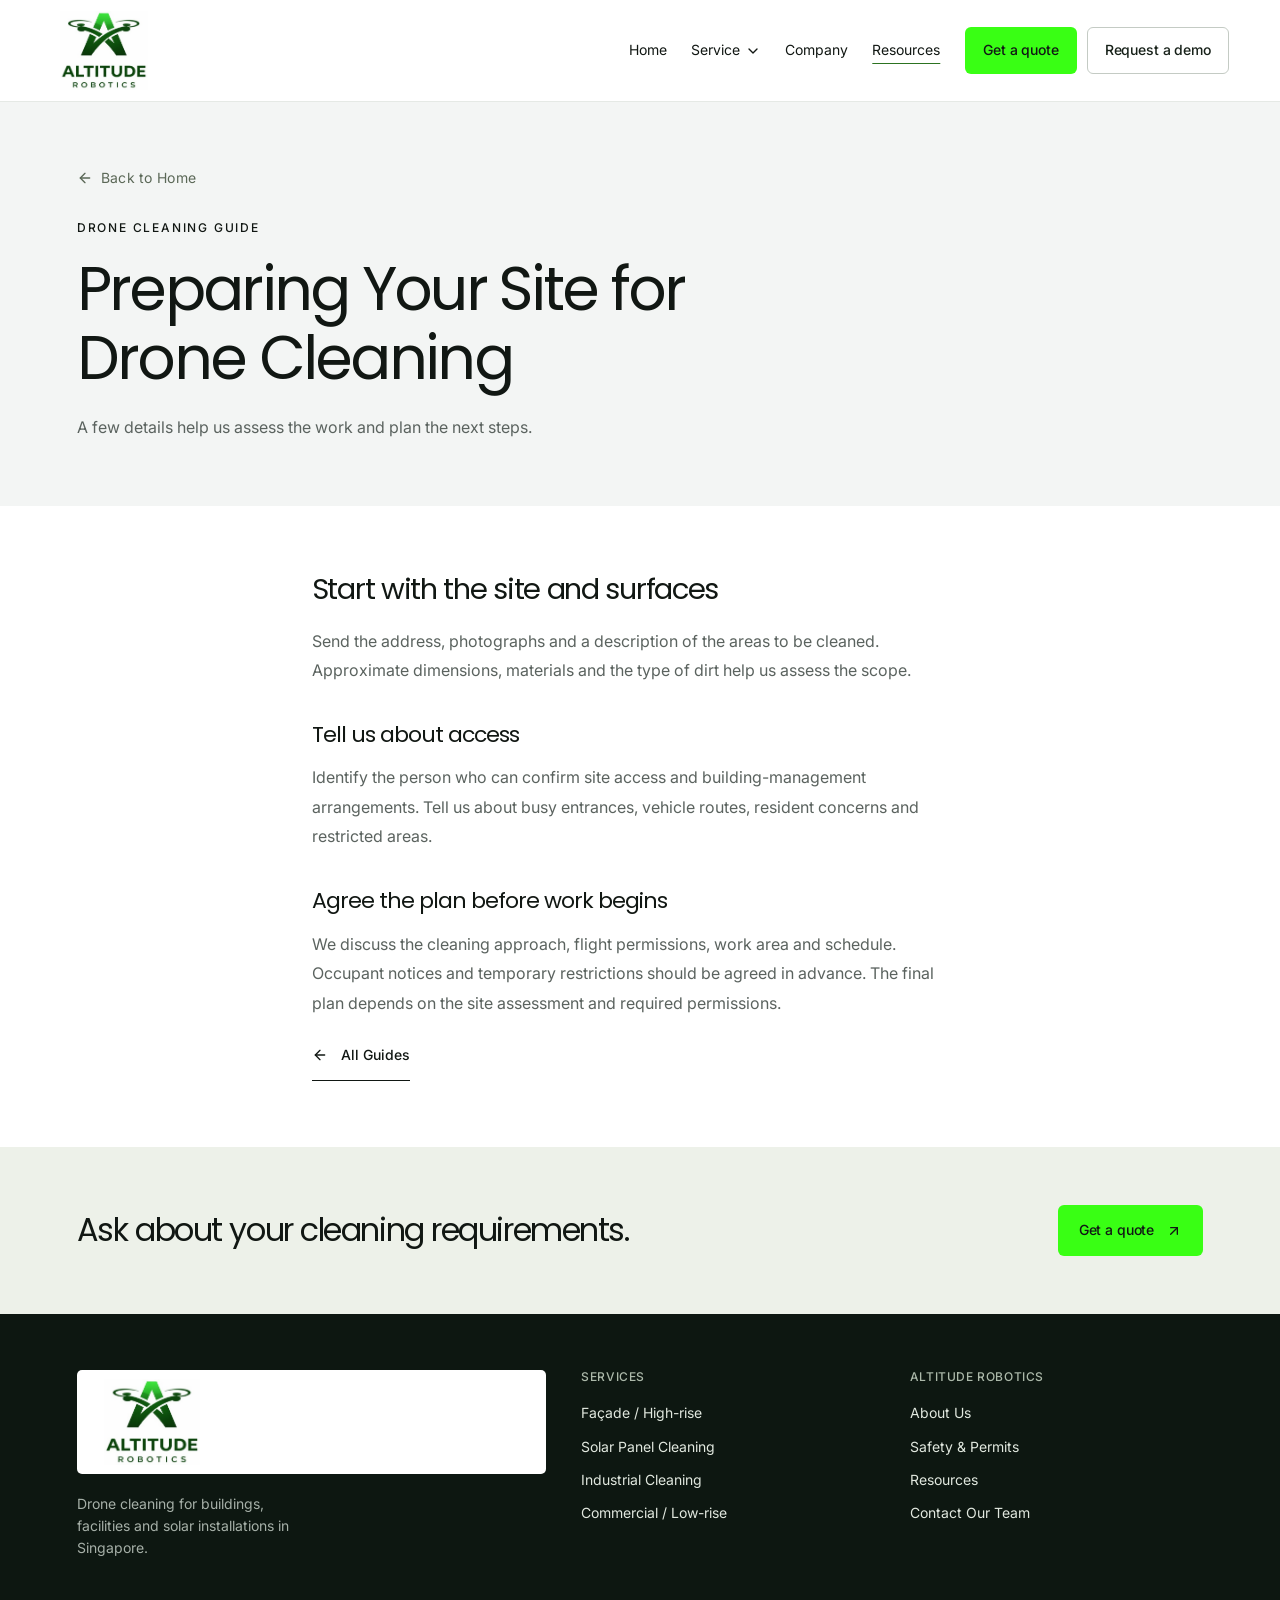
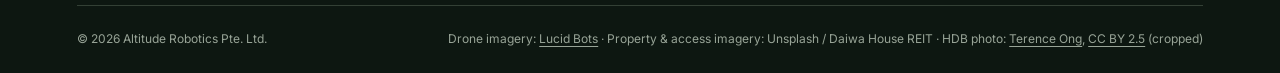
<file: site-preparation.html>
<!doctype html>
<html lang="en-SG">
<head>
<meta charset="utf-8">
<meta name="viewport" content="width=device-width, initial-scale=1">
<meta name="description" content="A few details help us assess the work and plan the next steps.">
<meta name="theme-color" content="#111713">
<title>Altitude Robotics | Site Preparation Guide</title>
<link rel="icon" href="assets/altitude-logo.jpg" type="image/jpeg">
<link rel="stylesheet" href="style.css">
<style>html,body{margin:0;padding:0}html{scroll-behavior:smooth}body{background:#fff}button:focus-visible,a:focus-visible,summary:focus-visible,input:focus-visible,select:focus-visible,textarea:focus-visible{outline:3px solid #4d852d;outline-offset:4px}</style>
</head>
<body>
<div id="altitude-concept" data-experience="website" data-page="preparation">
  <header class="ar-nav">
    <a class="ar-logo" data-route="home" aria-label="Altitude Robotics home" href="index.html"><img data-image="logo" alt="Altitude Robotics" src="assets/altitude-logo.jpg"></a>
    <button class="ar-mobile-toggle" aria-label="Open navigation" aria-expanded="false" id="ar-menu-toggle"><svg xmlns="http://www.w3.org/2000/svg" width="16" height="16" viewBox="0 0 24 24" fill="none" stroke="currentColor" stroke-width="2" stroke-linecap="round" stroke-linejoin="round" data-lucide="menu" aria-hidden="true" class="lucide lucide-menu "><line x1="4" x2="20" y1="12" y2="12"></line><line x1="4" x2="20" y1="6" y2="6"></line><line x1="4" x2="20" y1="18" y2="18"></line></svg></button>
    <nav class="ar-links" aria-label="Main navigation" id="ar-main-links">
      <a class="ar-navlink" data-route="home" href="index.html">Home</a>
      <button class="ar-navlink" id="ar-services-toggle" aria-expanded="false" aria-controls="ar-services-menu">Service <svg xmlns="http://www.w3.org/2000/svg" width="16" height="16" viewBox="0 0 24 24" fill="none" stroke="currentColor" stroke-width="2" stroke-linecap="round" stroke-linejoin="round" data-lucide="chevron-down" aria-hidden="true" class="lucide lucide-chevron-down "><path d="m6 9 6 6 6-6"></path></svg></button>
      <a class="ar-navlink" data-route="about" href="company.html">Company</a>
      <a class="ar-navlink" data-route="safety" href="safety-permits.html" aria-current="page">Resources</a>
    </nav>
    <div class="ar-nav-actions" id="ar-nav-actions">
<a class="ar-button" data-route="quote" href="get-a-quote.html">Get a quote</a><a class="ar-button ar-outline" data-route="demo" href="request-a-demo.html">Request a demo</a>
</div>
    <div id="ar-services-menu" class="ar-dropdown" hidden>
      <a data-route="commercial" href="commercial.html">Façade / High-rise<small>Commercial towers &amp; façades</small></a><a data-route="solar" href="solar-panels.html">Solar<small>Rooftop &amp; ground-mounted arrays</small></a><a data-route="industrial" href="industrial.html">Industrial<small>Factories, tanks &amp; facilities</small></a><a data-route="residential" href="residential.html">Commercial / Low-rise<small>Low-rise buildings &amp; podiums</small></a>
    </div>
  </header>
  <main><div id="ar-detail">
<section class="ar-pageheading"><a class="ar-breadcrumb" data-route="home" href="index.html"><svg xmlns="http://www.w3.org/2000/svg" width="16" height="16" viewBox="0 0 24 24" fill="none" stroke="currentColor" stroke-width="2" stroke-linecap="round" stroke-linejoin="round" data-lucide="arrow-left" aria-hidden="true" class="lucide lucide-arrow-left "><path d="m12 19-7-7 7-7"></path><path d="M19 12H5"></path></svg> Back to Home</a><span class="ar-kicker">DRONE CLEANING GUIDE</span><h1>Preparing Your Site for Drone Cleaning</h1>
<p>A few details help us assess the work and plan the next steps.</p></section><article class="ar-content ar-narrow ar-prose"><h2>Start with the site and surfaces</h2>
<p>Send the address, photographs and a description of the areas to be cleaned. Approximate dimensions, materials and the type of dirt help us assess the scope.</p>
<h3>Tell us about access</h3>
<p>Identify the person who can confirm site access and building-management arrangements. Tell us about busy entrances, vehicle routes, resident concerns and restricted areas.</p>
<h3>Agree the plan before work begins</h3>
<p>We discuss the cleaning approach, flight permissions, work area and schedule. Occupant notices and temporary restrictions should be agreed in advance. The final plan depends on the site assessment and required permissions.</p>
<a class="ar-textlink" data-route="resources" href="resources.html"><svg xmlns="http://www.w3.org/2000/svg" width="16" height="16" viewBox="0 0 24 24" fill="none" stroke="currentColor" stroke-width="2" stroke-linecap="round" stroke-linejoin="round" data-lucide="arrow-left" aria-hidden="true" class="lucide lucide-arrow-left "><path d="m12 19-7-7 7-7"></path><path d="M19 12H5"></path></svg> All Guides</a></article><section class="ar-subcta"><h2>Ask about your cleaning requirements.</h2>
<a class="ar-button" data-route="quote" data-service="" href="get-a-quote.html">Get a quote <svg xmlns="http://www.w3.org/2000/svg" width="16" height="16" viewBox="0 0 24 24" fill="none" stroke="currentColor" stroke-width="2" stroke-linecap="round" stroke-linejoin="round" data-lucide="arrow-up-right" aria-hidden="true" class="lucide lucide-arrow-up-right "><path d="M7 7h10v10"></path><path d="M7 17 17 7"></path></svg></a></section>
</div></main><footer class="ar-footer"><div class="ar-footer-top">
<div>
<a class="ar-logo" data-route="home" href="index.html"><img data-image="logo" alt="Altitude Robotics" src="assets/altitude-logo.jpg"></a><p class="ar-footer-tag">Drone cleaning for buildings, facilities and solar installations in Singapore.</p>
</div>
<div>
<h3>SERVICES</h3>
<a data-route="commercial" href="commercial.html">Façade / High-rise</a><a data-route="solar" href="solar-panels.html">Solar Panel Cleaning</a><a data-route="industrial" href="industrial.html">Industrial Cleaning</a><a data-route="residential" href="residential.html">Commercial / Low-rise</a>
</div>
<div>
<h3>ALTITUDE ROBOTICS</h3>
<a data-route="about" href="company.html">About Us</a><a data-route="safety" href="safety-permits.html">Safety &amp; Permits</a><a data-route="safety" href="safety-permits.html">Resources</a><a data-route="quote" href="get-a-quote.html">Contact Our Team</a>
</div>
</div>
<div class="ar-footer-bottom">
<span>© 2026 Altitude Robotics Pte. Ltd.</span><span>Drone imagery: <a href="https://www.lucidbots.com/" target="_blank" rel="noopener">Lucid Bots</a> · Property &amp; access imagery: Unsplash / Daiwa House REIT · HDB photo: <a href="https://commons.wikimedia.org/wiki/File:Bishan_HDB.JPG" target="_blank" rel="noopener">Terence Ong</a>, <a href="https://creativecommons.org/licenses/by/2.5/" target="_blank" rel="noopener">CC BY 2.5</a> (cropped)</span>
</div></footer>
</div>
<script src="assets/lucide.min.js"></script>
<script src="app.js"></script>
</body>
</html>
</file>
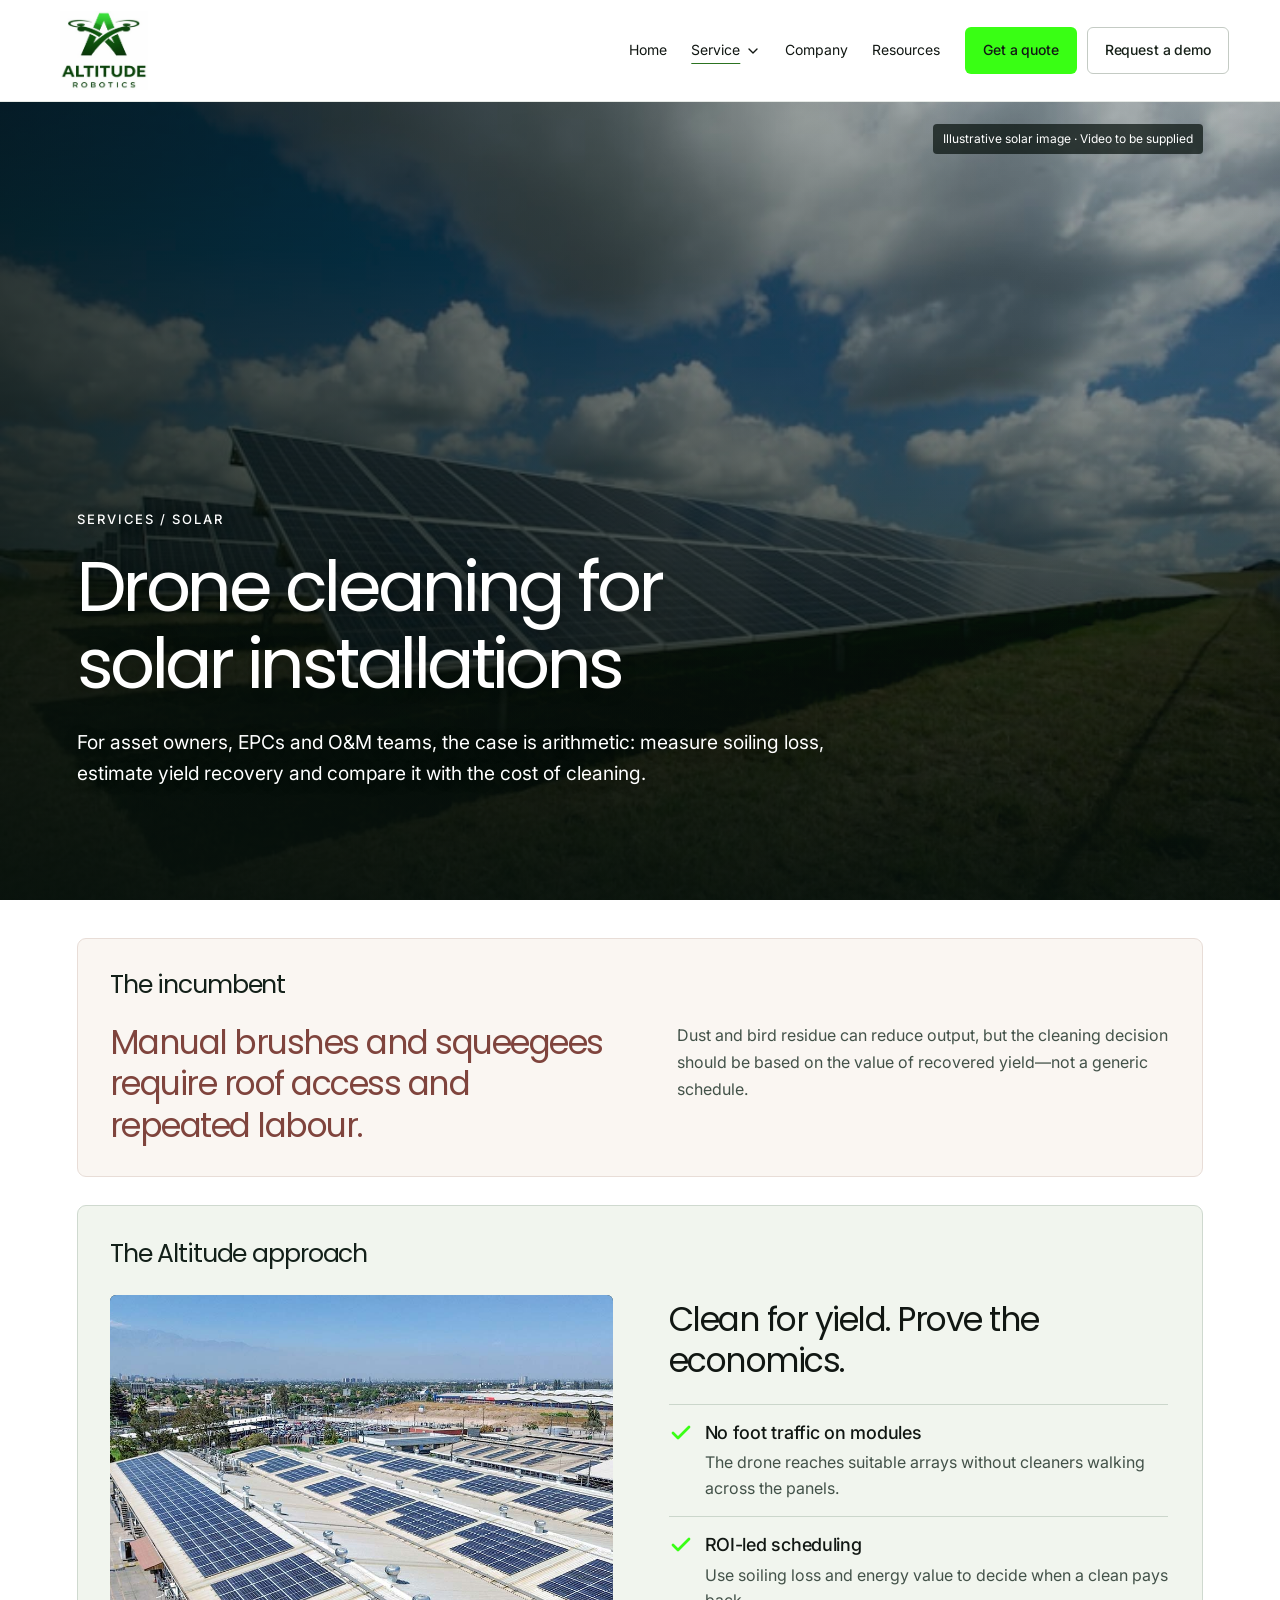
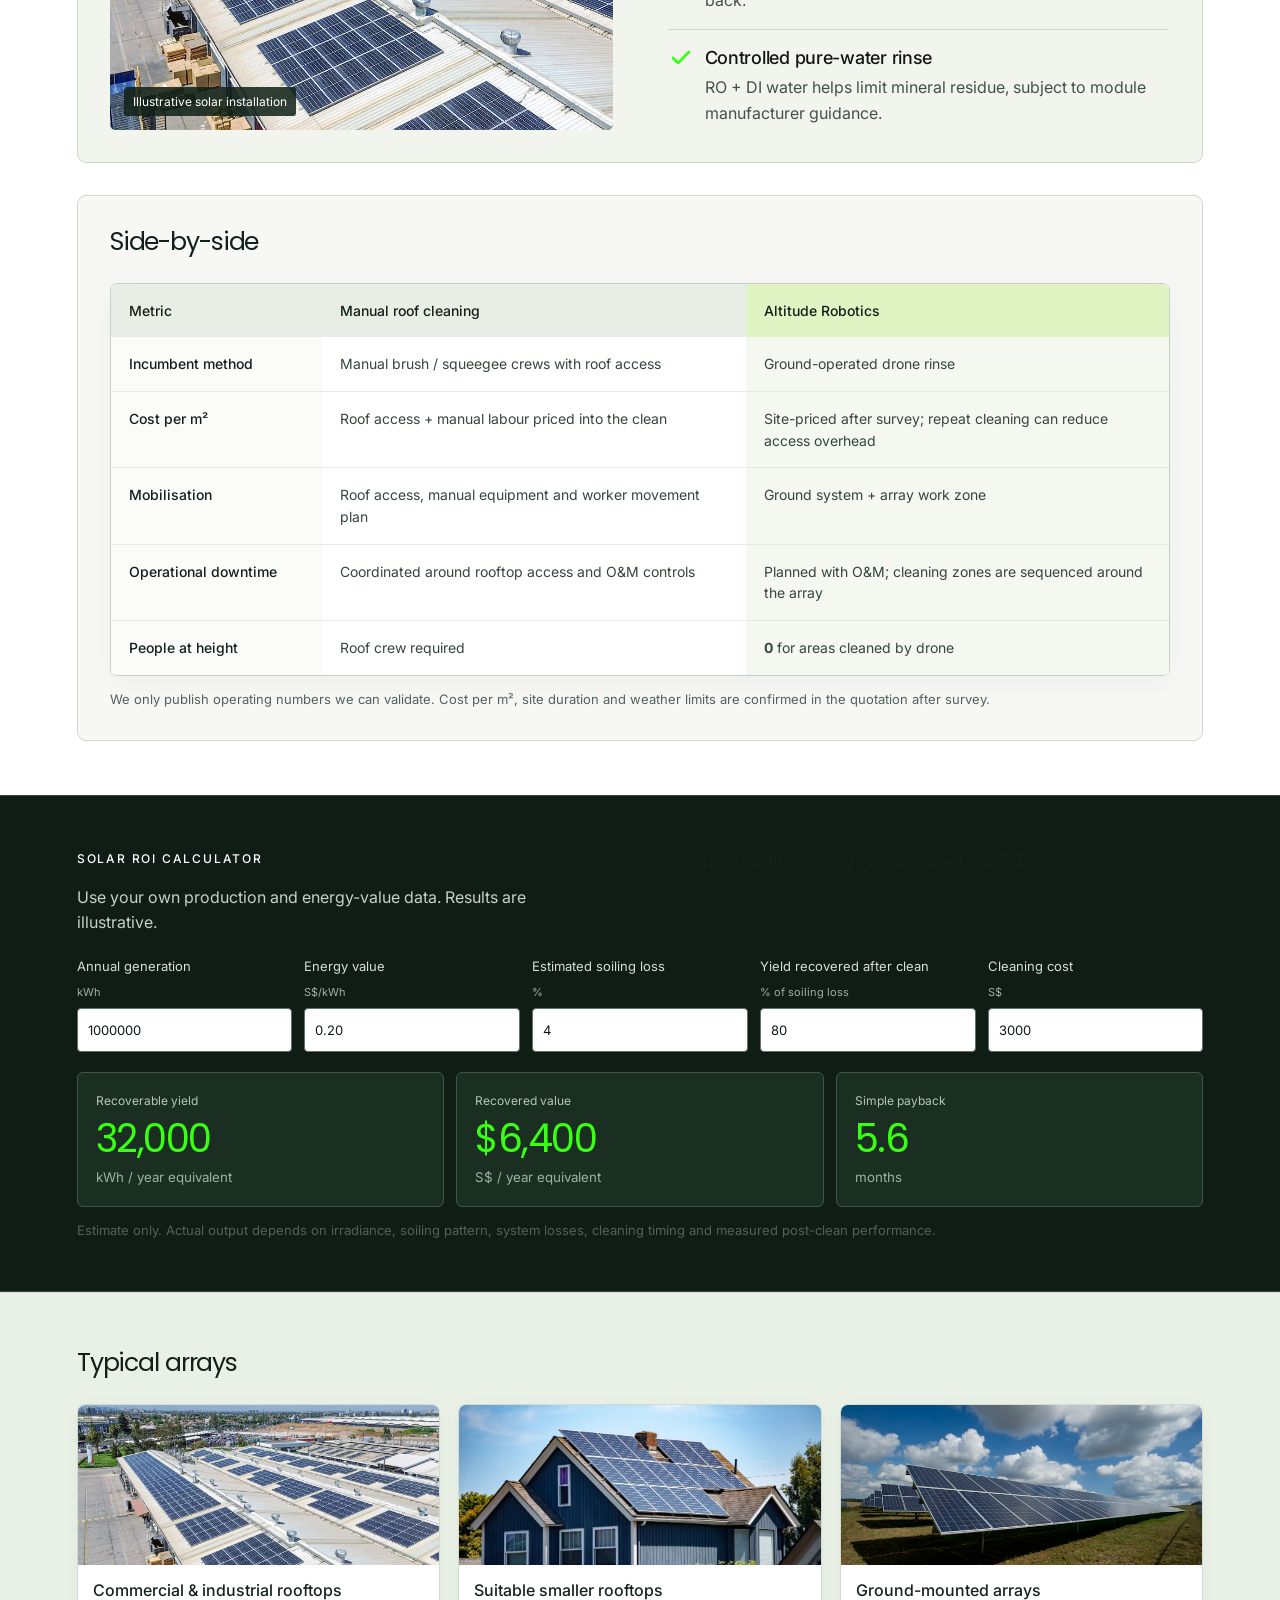
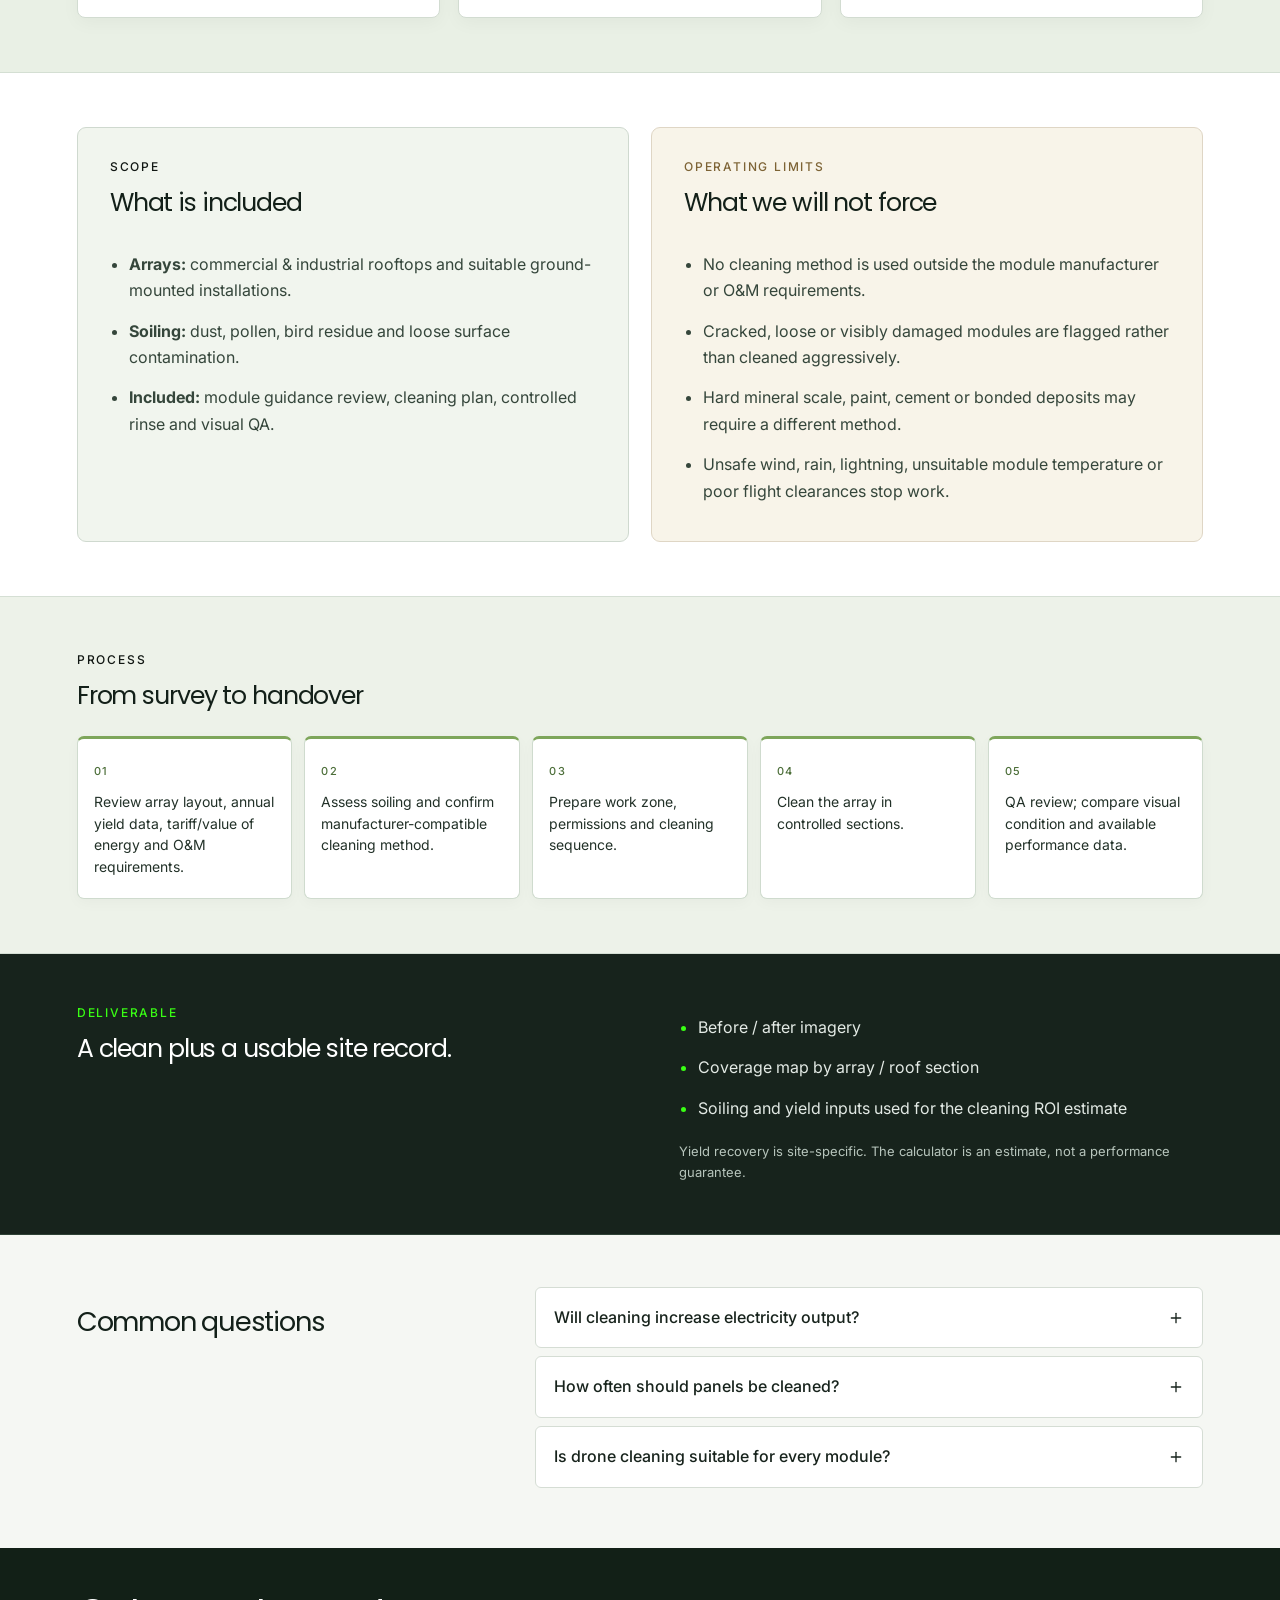
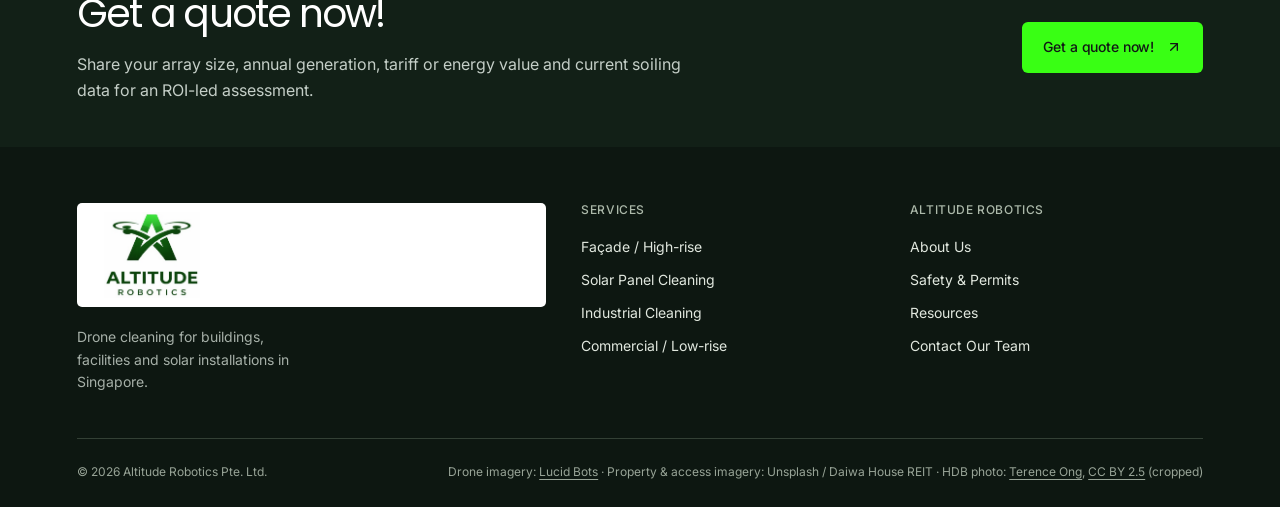
<file: solar-panels.html>
<!doctype html>
<html lang="en-SG">
<head>
<meta charset="utf-8">
<meta name="viewport" content="width=device-width, initial-scale=1">
<meta name="description" content="ROI-led drone cleaning for solar installations, with a yield-recovery and payback calculator for asset owners and O&M teams.">
<meta name="theme-color" content="#111713">
<title>Altitude Robotics | Solar Panel Cleaning</title>
<link rel="icon" href="assets/altitude-logo.jpg" type="image/jpeg">
<link rel="stylesheet" href="style.css">
<style>html,body{margin:0;padding:0}html{scroll-behavior:smooth}body{background:#fff}button:focus-visible,a:focus-visible,summary:focus-visible,input:focus-visible,select:focus-visible,textarea:focus-visible{outline:3px solid #4d852d;outline-offset:4px}</style>
</head>
<body>
<div id="altitude-concept" data-experience="website" data-page="solar">
  <header class="ar-nav">
    <a class="ar-logo" data-route="home" aria-label="Altitude Robotics home" href="index.html"><img data-image="logo" alt="Altitude Robotics" src="assets/altitude-logo.jpg"></a>
    <button class="ar-mobile-toggle" aria-label="Open navigation" aria-expanded="false" id="ar-menu-toggle"><svg xmlns="http://www.w3.org/2000/svg" width="16" height="16" viewBox="0 0 24 24" fill="none" stroke="currentColor" stroke-width="2" stroke-linecap="round" stroke-linejoin="round" data-lucide="menu" aria-hidden="true" class="lucide lucide-menu "><line x1="4" x2="20" y1="12" y2="12"></line><line x1="4" x2="20" y1="6" y2="6"></line><line x1="4" x2="20" y1="18" y2="18"></line></svg></button>
    <nav class="ar-links" aria-label="Main navigation" id="ar-main-links">
      <a class="ar-navlink" data-route="home" href="index.html">Home</a>
      <button class="ar-navlink" id="ar-services-toggle" aria-expanded="false" aria-controls="ar-services-menu" aria-current="page">Service <svg xmlns="http://www.w3.org/2000/svg" width="16" height="16" viewBox="0 0 24 24" fill="none" stroke="currentColor" stroke-width="2" stroke-linecap="round" stroke-linejoin="round" data-lucide="chevron-down" aria-hidden="true" class="lucide lucide-chevron-down "><path d="m6 9 6 6 6-6"></path></svg></button>
      <a class="ar-navlink" data-route="about" href="company.html">Company</a>
      <a class="ar-navlink" data-route="safety" href="safety-permits.html">Resources</a>
    </nav>
    <div class="ar-nav-actions" id="ar-nav-actions">
<a class="ar-button" data-route="quote" href="get-a-quote.html">Get a quote</a><a class="ar-button ar-outline" data-route="demo" href="request-a-demo.html">Request a demo</a>
</div>
    <div id="ar-services-menu" class="ar-dropdown" hidden>
      <a data-route="commercial" href="commercial.html">Façade / High-rise<small>Commercial towers &amp; façades</small></a><a data-route="solar" href="solar-panels.html">Solar<small>Rooftop &amp; ground-mounted arrays</small></a><a data-route="industrial" href="industrial.html">Industrial<small>Factories, tanks &amp; facilities</small></a><a data-route="residential" href="residential.html">Commercial / Low-rise<small>Low-rise buildings &amp; podiums</small></a>
    </div>
  </header>
  <main><div id="ar-detail"><div class="ar-short-service">
<section class="ar-service-media" aria-labelledby="ar-service-title"><div class="ar-category-hero ar-service-hero ar-category-solar"><img data-image="solar" alt="Reference visual for solar panel drone cleaning" src="assets/solar.jpg"><div class="ar-category-copy"><span class="ar-kicker">SERVICES / SOLAR</span><h1 id="ar-service-title">Drone cleaning for solar installations</h1><p>For asset owners, EPCs and O&amp;M teams, the case is arithmetic: measure soiling loss, estimate yield recovery and compare it with the cost of cleaning.</p></div><p class="ar-service-media-credit">Illustrative solar image · Video to be supplied</p></div></section>
<div class="ar-service-explanation"><section class="ar-service-challenge" aria-labelledby="ar-challenge-title"><h2 class="ar-service-section-title" id="ar-challenge-title">The incumbent</h2><div class="ar-challenge-content"><h3>Manual brushes and squeegees require roof access and repeated labour.</h3><p>Dust and bird residue can reduce output, but the cleaning decision should be based on the value of recovered yield—not a generic schedule.</p></div></section>
<section class="ar-service-response" aria-labelledby="ar-approach-title"><h2 class="ar-service-section-title" id="ar-approach-title">The Altitude approach</h2><div class="ar-response-layout"><figure class="ar-response-visual"><img data-image="solarIndustrial" alt="Illustrative solar array on an industrial rooftop" loading="lazy" src="assets/industrial-rooftop-solar.jpg"><figcaption>Illustrative solar installation</figcaption></figure><div class="ar-response-copy"><h3 class="ar-response-heading">Clean for yield. Prove the economics.</h3><ul class="ar-response-benefits"><li><svg xmlns="http://www.w3.org/2000/svg" width="16" height="16" viewBox="0 0 24 24" fill="none" stroke="currentColor" stroke-width="2" stroke-linecap="round" stroke-linejoin="round" data-lucide="check" aria-hidden="true" class="lucide lucide-check "><path d="M20 6 9 17l-5-5"></path></svg><div><h4>No foot traffic on modules</h4><p>The drone reaches suitable arrays without cleaners walking across the panels.</p></div></li><li><svg xmlns="http://www.w3.org/2000/svg" width="16" height="16" viewBox="0 0 24 24" fill="none" stroke="currentColor" stroke-width="2" stroke-linecap="round" stroke-linejoin="round" data-lucide="check" aria-hidden="true" class="lucide lucide-check "><path d="M20 6 9 17l-5-5"></path></svg><div><h4>ROI-led scheduling</h4><p>Use soiling loss and energy value to decide when a clean pays back.</p></div></li><li><svg xmlns="http://www.w3.org/2000/svg" width="16" height="16" viewBox="0 0 24 24" fill="none" stroke="currentColor" stroke-width="2" stroke-linecap="round" stroke-linejoin="round" data-lucide="check" aria-hidden="true" class="lucide lucide-check "><path d="M20 6 9 17l-5-5"></path></svg><div><h4>Controlled pure-water rinse</h4><p>RO + DI water helps limit mineral residue, subject to module manufacturer guidance.</p></div></li></ul></div></div></section><section class="ar-service-proof" aria-labelledby="ar-proof-title">
<h2 class="ar-service-section-title" id="ar-proof-title">Side-by-side</h2>
<div class="ar-service-table-wrap"><table class="ar-service-table">
<thead><tr><th scope="col">Metric</th><th scope="col">Manual roof cleaning</th><th scope="col">Altitude Robotics</th></tr></thead>
<tbody><tr><th scope="row">Incumbent method</th><td>Manual brush / squeegee crews with roof access</td><td>Ground-operated drone rinse</td></tr><tr><th scope="row">Cost per m²</th><td>Roof access + manual labour priced into the clean</td><td>Site-priced after survey; repeat cleaning can reduce access overhead</td></tr><tr><th scope="row">Mobilisation</th><td>Roof access, manual equipment and worker movement plan</td><td>Ground system + array work zone</td></tr><tr><th scope="row">Operational downtime</th><td>Coordinated around rooftop access and O&M controls</td><td>Planned with O&M; cleaning zones are sequenced around the array</td></tr><tr><th scope="row">People at height</th><td>Roof crew required</td><td><strong>0</strong> for areas cleaned by drone</td></tr></tbody></table></div>
<p class="ar-service-note">We only publish operating numbers we can validate. Cost per m², site duration and weather limits are confirmed in the quotation after survey.</p>
</section></div>
<section class="ar-solar-calculator" aria-labelledby="ar-calc-title"><div class="ar-calc-head"><span class="ar-kicker">SOLAR ROI CALCULATOR</span><h2 class="ar-service-section-title" id="ar-calc-title">Put a value on recovered yield.</h2><p>Use your own production and energy-value data. Results are illustrative.</p></div><form class="ar-calc-grid" id="ar-solar-roi-form">
<label>Annual generation <span>kWh</span><input type="number" id="ar-calc-kwh" min="0" step="1000" value="1000000"></label>
<label>Energy value <span>S$/kWh</span><input type="number" id="ar-calc-rate" min="0" step="0.01" value="0.20"></label>
<label>Estimated soiling loss <span>%</span><input type="number" id="ar-calc-soiling" min="0" max="100" step="0.1" value="4"></label>
<label>Yield recovered after clean <span>% of soiling loss</span><input type="number" id="ar-calc-recovery" min="0" max="100" step="1" value="80"></label>
<label>Cleaning cost <span>S$</span><input type="number" id="ar-calc-cost" min="0" step="100" value="3000"></label>
</form><div class="ar-calc-results" aria-live="polite"><article><span>Recoverable yield</span><strong id="ar-calc-yield">—</strong><small>kWh / year equivalent</small></article><article><span>Recovered value</span><strong id="ar-calc-value">—</strong><small>S$ / year equivalent</small></article><article><span>Simple payback</span><strong id="ar-calc-payback">—</strong><small>months</small></article></div><p class="ar-service-note">Estimate only. Actual output depends on irradiance, soiling pattern, system losses, cleaning timing and measured post-clean performance.</p></section>
<section class="ar-facilities" aria-label="Solar installation types"><h2 class="ar-service-section-title">Typical arrays</h2><div class="ar-facility-strip" style="--facility-count:3"><figure><img data-image="solarIndustrial" alt="Illustrative commercial &amp; industrial rooftops" loading="lazy" src="assets/industrial-rooftop-solar.jpg"><figcaption>Commercial &amp; industrial rooftops</figcaption></figure><figure><img data-image="solarResidential" alt="Illustrative small rooftop solar array" loading="lazy" src="assets/residential-rooftop-solar.webp"><figcaption>Suitable smaller rooftops</figcaption></figure><figure><img data-image="solar" alt="Illustrative ground-mounted arrays" loading="lazy" src="assets/solar.jpg"><figcaption>Ground-mounted arrays</figcaption></figure></div></section>
<section class="ar-scope-limits" aria-label="Scope and operating limits">
<div><span class="ar-kicker">SCOPE</span><h2 class="ar-service-section-title">What is included</h2><ul><li><strong>Arrays:</strong> commercial &amp; industrial rooftops and suitable ground-mounted installations.</li><li><strong>Soiling:</strong> dust, pollen, bird residue and loose surface contamination.</li><li><strong>Included:</strong> module guidance review, cleaning plan, controlled rinse and visual QA.</li></ul></div>
<div class="ar-limit-panel"><span class="ar-kicker">OPERATING LIMITS</span><h2 class="ar-service-section-title">What we will not force</h2><ul><li>No cleaning method is used outside the module manufacturer or O&M requirements.</li><li>Cracked, loose or visibly damaged modules are flagged rather than cleaned aggressively.</li><li>Hard mineral scale, paint, cement or bonded deposits may require a different method.</li><li>Unsafe wind, rain, lightning, unsuitable module temperature or poor flight clearances stop work.</li></ul></div>
</section><section class="ar-service-process" aria-labelledby="ar-process-title"><span class="ar-kicker">PROCESS</span><h2 class="ar-service-section-title" id="ar-process-title">From survey to handover</h2><div class="ar-process-grid"><article><span>01</span><p>Review array layout, annual yield data, tariff/value of energy and O&M requirements.</p></article><article><span>02</span><p>Assess soiling and confirm manufacturer-compatible cleaning method.</p></article><article><span>03</span><p>Prepare work zone, permissions and cleaning sequence.</p></article><article><span>04</span><p>Clean the array in controlled sections.</p></article><article><span>05</span><p>QA review; compare visual condition and available performance data.</p></article></div></section>
<section class="ar-service-deliverable" aria-labelledby="ar-deliverable-title"><div><span class="ar-kicker">DELIVERABLE</span><h2 class="ar-service-section-title" id="ar-deliverable-title">A clean plus a usable site record.</h2></div><div><ul><li>Before / after imagery</li><li>Coverage map by array / roof section</li><li>Soiling and yield inputs used for the cleaning ROI estimate</li></ul><p class="ar-service-note">Yield recovery is site-specific. The calculator is an estimate, not a performance guarantee.</p></div></section>
<section class="ar-service-faq" aria-labelledby="ar-service-faq-title"><h2 id="ar-service-faq-title">Common questions</h2><div><details><summary>Will cleaning increase electricity output?<svg xmlns="http://www.w3.org/2000/svg" width="16" height="16" viewBox="0 0 24 24" fill="none" stroke="currentColor" stroke-width="2" stroke-linecap="round" stroke-linejoin="round" data-lucide="plus" aria-hidden="true" class="lucide lucide-plus "><path d="M5 12h14"></path><path d="M12 5v14"></path></svg></summary><p>Removing soiling can recover some lost output. The actual improvement depends on the array, deposits and operating conditions.</p></details><details><summary>How often should panels be cleaned?<svg xmlns="http://www.w3.org/2000/svg" width="16" height="16" viewBox="0 0 24 24" fill="none" stroke="currentColor" stroke-width="2" stroke-linecap="round" stroke-linejoin="round" data-lucide="plus" aria-hidden="true" class="lucide lucide-plus "><path d="M5 12h14"></path><path d="M12 5v14"></path></svg></summary><p>When the expected value of recovered yield justifies the cleaning cost, subject to O&amp;M requirements and site conditions.</p></details><details><summary>Is drone cleaning suitable for every module?<svg xmlns="http://www.w3.org/2000/svg" width="16" height="16" viewBox="0 0 24 24" fill="none" stroke="currentColor" stroke-width="2" stroke-linecap="round" stroke-linejoin="round" data-lucide="plus" aria-hidden="true" class="lucide lucide-plus "><path d="M5 12h14"></path><path d="M12 5v14"></path></svg></summary><p>No. We check module guidance, condition, spray requirements and array geometry before confirming the method.</p></details></div></section>
<section class="ar-service-contact"><div><h2>Get a quote now!</h2><p>Share your array size, annual generation, tariff or energy value and current soiling data for an ROI-led assessment.</p></div><a class="ar-button" data-route="quote" data-service="Solar" href="get-a-quote.html?service=Solar">Get a quote now! <svg xmlns="http://www.w3.org/2000/svg" width="16" height="16" viewBox="0 0 24 24" fill="none" stroke="currentColor" stroke-width="2" stroke-linecap="round" stroke-linejoin="round" data-lucide="arrow-up-right" aria-hidden="true" class="lucide lucide-arrow-up-right "><path d="M7 7h10v10"></path><path d="M7 17 17 7"></path></svg></a></section>
</div></div></main><footer class="ar-footer"><div class="ar-footer-top">
<div>
<a class="ar-logo" data-route="home" href="index.html"><img data-image="logo" alt="Altitude Robotics" src="assets/altitude-logo.jpg"></a><p class="ar-footer-tag">Drone cleaning for buildings, facilities and solar installations in Singapore.</p>
</div>
<div>
<h3>SERVICES</h3>
<a data-route="commercial" href="commercial.html">Façade / High-rise</a><a data-route="solar" href="solar-panels.html">Solar Panel Cleaning</a><a data-route="industrial" href="industrial.html">Industrial Cleaning</a><a data-route="residential" href="residential.html">Commercial / Low-rise</a>
</div>
<div>
<h3>ALTITUDE ROBOTICS</h3>
<a data-route="about" href="company.html">About Us</a><a data-route="safety" href="safety-permits.html">Safety &amp; Permits</a><a data-route="safety" href="safety-permits.html">Resources</a><a data-route="quote" href="get-a-quote.html">Contact Our Team</a>
</div>
</div>
<div class="ar-footer-bottom">
<span>© 2026 Altitude Robotics Pte. Ltd.</span><span>Drone imagery: <a href="https://www.lucidbots.com/" target="_blank" rel="noopener">Lucid Bots</a> · Property &amp; access imagery: Unsplash / Daiwa House REIT · HDB photo: <a href="https://commons.wikimedia.org/wiki/File:Bishan_HDB.JPG" target="_blank" rel="noopener">Terence Ong</a>, <a href="https://creativecommons.org/licenses/by/2.5/" target="_blank" rel="noopener">CC BY 2.5</a> (cropped)</span>
</div></footer>
</div>
<script src="assets/lucide.min.js"></script>
<script src="app.js"></script>
<script>
(() => {
  const ids = ['ar-calc-kwh','ar-calc-rate','ar-calc-soiling','ar-calc-recovery','ar-calc-cost'];
  const fields = ids.map(id => document.getElementById(id));
  if (fields.some(x => !x)) return;
  const fmt = new Intl.NumberFormat('en-SG', {maximumFractionDigits: 1});
  const money = new Intl.NumberFormat('en-SG', {style:'currency', currency:'SGD', maximumFractionDigits:0});
  const update = () => {
    const [kwh, rate, soiling, recovery, cost] = fields.map(x => Math.max(0, Number(x.value) || 0));
    const recoveredKwh = kwh * (soiling / 100) * (recovery / 100);
    const recoveredValue = recoveredKwh * rate;
    const payback = recoveredValue > 0 ? (cost / recoveredValue) * 12 : 0;
    document.getElementById('ar-calc-yield').textContent = fmt.format(recoveredKwh);
    document.getElementById('ar-calc-value').textContent = money.format(recoveredValue);
    document.getElementById('ar-calc-payback').textContent = recoveredValue > 0 ? fmt.format(payback) : '—';
  };
  fields.forEach(x => x.addEventListener('input', update));
  update();
})();
</script>
</body>
</html>
</file>
<file: style.css>
@import url('https://fonts.googleapis.com/css2?family=Inter:wght@400;500&family=Poppins:wght@400;500&display=swap');
#altitude-concept{--ar-ink:#111715;--ar-muted:#5b635e;--ar-green:#b5f548;--ar-forest:#295b37;--ar-paper:#f6f7f3;--ar-line:#dce1d9;color:var(--ar-ink);background:#fff;font-family:Inter,Arial,sans-serif;font-size:15px;line-height:1.6;width:100%;overflow:clip;color-scheme:light}
#altitude-concept *{box-sizing:border-box}#altitude-concept [hidden]{display:none!important}#altitude-concept :is(button,a:where([data-route]),a:where([data-scroll])),#altitude-concept input,#altitude-concept select,#altitude-concept textarea{font:inherit}#altitude-concept :is(button,a:where([data-route]),a:where([data-scroll])),#altitude-concept a{-webkit-tap-highlight-color:transparent}#altitude-concept :is(button,a:where([data-route]),a:where([data-scroll])){cursor:pointer}#altitude-concept h1,#altitude-concept h2,#altitude-concept h3,#altitude-concept p{margin:0}#altitude-concept h1,#altitude-concept h2,#altitude-concept h3{font-family:Poppins,Inter,Arial,sans-serif;font-weight:400;letter-spacing:-.045em;line-height:1.14}#altitude-concept a{color:inherit}#altitude-concept img{display:block;width:100%;height:100%;object-fit:cover}#altitude-concept svg{flex-shrink:0}#altitude-concept .ar-inner{width:100%;padding:0 6%}#altitude-concept .ar-kicker{display:block;font-size:11px;letter-spacing:.16em;font-weight:500;text-transform:uppercase;line-height:1.5;margin-bottom:20px}#altitude-concept .ar-heading{font-size:clamp(30px,4.5vw,49px)}#altitude-concept .ar-muted{color:var(--ar-muted)}
#altitude-concept .ar-button{display:inline-flex;justify-content:center;align-items:center;gap:20px;border:1px solid transparent;padding:13px 21px;min-height:46px;background:var(--ar-green);color:#111715;border-radius:4px;font-size:13px;font-weight:500;text-decoration:none;letter-spacing:-.01em;transition:background .18s,transform .18s}#altitude-concept .ar-button:hover{background:#c8ff73;transform:translateY(-1px)}#altitude-concept .ar-button.ar-outline{background:transparent;border-color:#66716a;color:#fff}#altitude-concept .ar-button.ar-outline:hover{background:#ffffff14}#altitude-concept .ar-button.ar-black{background:var(--ar-ink);color:#fff}#altitude-concept .ar-textlink{display:inline-flex;gap:13px;align-items:center;color:inherit;background:none;border:0;border-bottom:1px solid currentColor;padding:0 0 5px;min-height:36px;font-size:13px;font-weight:500;text-decoration:none}#altitude-concept .ar-actions{display:flex;align-items:center;gap:12px;flex-wrap:wrap;margin-top:29px}
#altitude-concept .ar-nav{position:relative;z-index:10;display:flex;align-items:center;justify-content:space-between;gap:24px;padding:19px 4%;background:#111715;color:#fff;border-bottom:1px solid #ffffff12}#altitude-concept .ar-logo{display:flex;align-items:center;gap:10px;flex-shrink:0;border:0;color:inherit;background:none;text-align:left;padding:0;text-decoration:none}#altitude-concept .ar-logo-letter{font-family:Arial,sans-serif;font-style:italic;font-weight:500;font-size:43px;line-height:1;color:var(--ar-green)}#altitude-concept .ar-wordmark{font-family:Inter,Arial,sans-serif;font-weight:500;font-size:16px;line-height:1.05;letter-spacing:.08em}#altitude-concept .ar-wordmark small{display:block;letter-spacing:.29em;font-size:8px;margin-top:7px}#altitude-concept .ar-links{display:flex;align-items:center;gap:26px;margin-left:auto}#altitude-concept .ar-navlink{padding:7px 0;background:none;color:inherit;border:0;display:flex;align-items:center;gap:5px;font-size:12px;white-space:nowrap}#altitude-concept .ar-navlink:hover{color:var(--ar-green)}#altitude-concept .ar-nav .ar-button{min-height:40px;padding:10px 15px;font-size:12px;gap:12px}#altitude-concept .ar-mobile-toggle{display:none;background:none;color:#fff;border:1px solid #57605b;border-radius:4px;padding:9px}#altitude-concept .ar-dropdown{position:absolute;top:100%;left:0;width:100%;padding:30px 6%;background:#19211c;border-top:1px solid #3d483f;display:grid;grid-template-columns:repeat(4,1fr);gap:20px;box-shadow:0 18px 30px #0003}#altitude-concept .ar-dropdown :is(button,a:where([data-route]),a:where([data-scroll])){color:white;background:none;border:0;border-left:1px solid #495448;padding:9px 18px;text-align:left;font-size:16px}#altitude-concept .ar-dropdown :is(button,a:where([data-route]),a:where([data-scroll])):hover{color:var(--ar-green)}#altitude-concept .ar-dropdown small{display:block;color:#a8b4aa;font-size:11px;margin-top:8px}
#altitude-concept .ar-hero{position:relative;background:#273b3b;color:#fff;min-height:610px;display:flex;align-items:flex-end;padding:165px 6% 63px;isolation:isolate}#altitude-concept .ar-hero-photo,#altitude-concept .ar-hero-video{position:absolute;inset:0;width:100%;height:100%;object-fit:cover;z-index:-3}#altitude-concept .ar-hero:after{content:'';position:absolute;inset:0;background:linear-gradient(180deg,#07131316 5%,#07131321 22%,#081410b5 70%,#081410e3);z-index:-1}#altitude-concept .ar-hero-copy{width:100%;text-align:center}#altitude-concept .ar-hero .ar-kicker{margin-bottom:17px;color:#e2eadd;font-size:11px}#altitude-concept .ar-hero h1{font-size:clamp(38px,6.3vw,69px);letter-spacing:-.045em;line-height:1.06;max-width:870px;margin:auto}#altitude-concept .ar-hero-sub{font-size:17px;margin:22px auto 0;color:#f2f4ef}#altitude-concept .ar-hero .ar-actions{justify-content:center;margin-top:27px}#altitude-concept .ar-hero-scope{font-size:10px;letter-spacing:.15em;text-transform:uppercase;color:#c6cfc9;margin-top:28px}#altitude-concept .ar-film-control{position:absolute;right:22px;bottom:22px;border:1px solid #ffffff80;background:#14231f80;color:#fff;border-radius:50%;width:35px;height:35px;display:grid;place-items:center;padding:7px}#altitude-concept .ar-hero-credit{position:absolute;top:20px;right:22px;font-size:9px;letter-spacing:.06em;background:#10251e77;padding:4px 8px;color:#f2f4f1}#altitude-concept .ar-trustbar{padding:20px 6%;display:flex;gap:20px;justify-content:space-between;align-items:center;background:#edf1e8;color:#344031;font-size:11px}#altitude-concept .ar-trustbar span{display:inline-flex;gap:9px;align-items:center}#altitude-concept .ar-trustbar i{width:16px}
#altitude-concept .ar-about{padding:92px 6% 77px}#altitude-concept .ar-split{display:grid;grid-template-columns:1.1fr 1fr;gap:9%;align-items:start}#altitude-concept .ar-about .ar-intro{padding-top:32px}#altitude-concept .ar-intro p{font-size:15px;color:var(--ar-muted);line-height:1.8}#altitude-concept .ar-intro .ar-textlink{margin-top:24px}#altitude-concept .ar-benefits{display:grid;grid-template-columns:repeat(3,1fr);gap:35px;margin-top:63px}#altitude-concept .ar-benefit{border-top:1px solid var(--ar-line);padding-top:24px}#altitude-concept .ar-benefit>i,#altitude-concept .ar-benefit>svg{color:var(--ar-forest);width:26px;height:26px;margin-bottom:23px}#altitude-concept .ar-benefit h3{font-size:22px;margin-bottom:12px;letter-spacing:-.03em}#altitude-concept .ar-benefit p{font-size:13px;color:var(--ar-muted);line-height:1.75}
#altitude-concept .ar-services{background:var(--ar-paper);padding:80px 6% 86px}#altitude-concept .ar-sectionhead{display:flex;align-items:flex-end;justify-content:space-between;gap:45px;margin-bottom:40px}#altitude-concept .ar-sectionhead>p{font-size:13px;max-width:260px;color:var(--ar-muted)}#altitude-concept .ar-servicegrid{display:grid;grid-template-columns:1fr 1fr;gap:25px}#altitude-concept .ar-service{background:#fff;display:block;text-align:left;color:inherit;border:0;padding:0;overflow:hidden;border-radius:3px}#altitude-concept .ar-service-image{height:240px;overflow:hidden;position:relative}#altitude-concept .ar-service-image img{transition:transform .35s}#altitude-concept .ar-service:hover .ar-service-image img{transform:scale(1.035)}#altitude-concept .ar-servicebody{padding:26px 27px 28px;position:relative}#altitude-concept .ar-service h3{font-size:30px;margin-bottom:13px}#altitude-concept .ar-service p{font-size:13px;line-height:1.7;color:var(--ar-muted);padding-right:20px;min-height:66px}#altitude-concept .ar-service .ar-kicker{font-size:10px;margin-bottom:10px;color:#65705f}#altitude-concept .ar-cardlink{display:flex;justify-content:space-between;align-items:center;padding-top:25px;font-size:12px;font-weight:500}#altitude-concept .ar-cardlink .ar-roundarrow{display:grid;place-items:center;width:31px;height:31px;background:#f0f3ed;border-radius:50%;color:#273e29}#altitude-concept .ar-service:hover .ar-roundarrow{background:var(--ar-green)}
#altitude-concept .ar-comparison{background:#141d18;color:#fff;padding:82px 6%}#altitude-concept .ar-comparison .ar-kicker{color:var(--ar-green)}#altitude-concept .ar-comparison .ar-sectionhead>p{color:#adb9b0;max-width:285px}#altitude-concept .ar-comparetable{width:100%;border-collapse:collapse;font-size:12px;table-layout:fixed}#altitude-concept .ar-comparetable th{font-size:12px;font-weight:500;padding:23px 14px;text-align:left;vertical-align:bottom;border-bottom:1px solid #3d4a40}#altitude-concept .ar-comparetable th:first-child{width:20%}#altitude-concept .ar-comparetable th:last-child{width:25%;background:var(--ar-green);color:#152310;border-radius:5px 5px 0 0}#altitude-concept .ar-comparetable th:last-child small{display:block;font-size:9px;letter-spacing:.08em;text-transform:uppercase;margin-bottom:5px}#altitude-concept .ar-comparetable td{padding:22px 14px;border-bottom:1px solid #344237;vertical-align:top;color:#b9c2ba;line-height:1.6;overflow-wrap:anywhere}#altitude-concept .ar-comparetable td:first-child{color:#fff}#altitude-concept .ar-comparetable td:last-child{background:#243322;color:#eef6e7;border-color:#3e5037}#altitude-concept .ar-comparefoot{display:flex;justify-content:space-between;align-items:center;gap:25px;margin-top:27px}#altitude-concept .ar-comparefoot p{font-size:11px;max-width:525px;color:#a8b5a9}
#altitude-concept .ar-method{padding:90px 6%;display:grid;grid-template-columns:1fr 1fr;gap:8%;align-items:center}#altitude-concept .ar-methodphoto{position:relative;height:500px;background:#23382d;border-radius:4px;overflow:hidden}#altitude-concept .ar-methodphoto img{object-position:66% center}#altitude-concept .ar-imagecredit{position:absolute;bottom:13px;left:14px;right:14px;display:flex;gap:8px;align-items:center;justify-content:space-between;color:#fff;font-size:9px;letter-spacing:.02em;background:#1117158c;padding:6px 9px;border-radius:2px}#altitude-concept .ar-method h2{margin-bottom:24px}#altitude-concept .ar-method p{color:var(--ar-muted);font-size:14px}#altitude-concept .ar-steps{margin-top:29px}#altitude-concept .ar-step{padding:15px 0;border-top:1px solid var(--ar-line);display:flex;gap:16px;align-items:baseline}#altitude-concept .ar-step>span{font-size:10px;color:#778071}#altitude-concept .ar-step h3{font-family:Inter,sans-serif;font-size:14px;letter-spacing:-.01em;font-weight:500;margin-bottom:5px}#altitude-concept .ar-step p{font-size:12px}
#altitude-concept .ar-credentials{padding:78px 6% 84px;background:#edf2e8}#altitude-concept .ar-credentials .ar-split{align-items:center;margin-bottom:39px}#altitude-concept .ar-credentialgrid{display:grid;grid-template-columns:1fr 1fr;gap:20px}#altitude-concept .ar-credential{background:#fff;border:1px solid #dce4d6;padding:30px;display:grid;grid-template-columns:auto 1fr;column-gap:20px;align-items:start}#altitude-concept .ar-credential>svg{width:26px;height:26px;color:#355c3a}#altitude-concept .ar-credential h3{font-size:21px;letter-spacing:-.025em;line-height:1.25;margin-bottom:10px}#altitude-concept .ar-credential p{font-size:12px;color:var(--ar-muted)}#altitude-concept .ar-credential small{display:block;font-size:10px;letter-spacing:.08em;color:#51714e;margin-top:17px;text-transform:uppercase}#altitude-concept .ar-credential-note{font-size:11px;color:#5b6956;margin-top:22px}
#altitude-concept .ar-faq{padding:84px 6%;display:grid;grid-template-columns:1fr 1.5fr;gap:9%}#altitude-concept .ar-faqintro p{font-size:13px;color:var(--ar-muted);margin-top:23px}#altitude-concept .ar-faq details{border-top:1px solid var(--ar-line)}#altitude-concept .ar-faq details:last-child{border-bottom:1px solid var(--ar-line)}#altitude-concept .ar-faq summary{padding:22px 0;cursor:pointer;list-style:none;display:flex;justify-content:space-between;gap:20px;font-size:14px;font-weight:500}#altitude-concept .ar-faq summary::-webkit-details-marker{display:none}#altitude-concept .ar-faq summary:after{content:'+';font-size:20px;font-weight:400;line-height:1}#altitude-concept .ar-faq details[open] summary:after{content:'−'}#altitude-concept .ar-faq details>p{font-size:13px;color:var(--ar-muted);line-height:1.75;padding:0 28px 24px 0}
#altitude-concept .ar-close{display:grid;grid-template-columns:.9fr 1.1fr;background:#19271e;color:#fff;min-height:380px}#altitude-concept .ar-closephoto{min-height:340px;position:relative}#altitude-concept .ar-closephoto:after{position:absolute;inset:0;content:'';background:#12321f33}#altitude-concept .ar-closecopy{padding:60px 11%}#altitude-concept .ar-close h2{font-size:clamp(30px,4vw,42px)}#altitude-concept .ar-close p{font-size:13px;color:#c2cec3;margin-top:23px}#altitude-concept .ar-close .ar-kicker{color:var(--ar-green)}
#altitude-concept .ar-footer{background:#111715;color:#fff;padding:56px 6% 25px}#altitude-concept .ar-footer-top{display:grid;grid-template-columns:1.6fr 1fr 1fr;gap:35px;margin-bottom:45px}#altitude-concept .ar-footer-tag{font-size:12px;color:#a6b0a8;max-width:240px;margin-top:19px}#altitude-concept .ar-footer h3{font-family:Inter,Arial,sans-serif;font-size:11px;letter-spacing:.05em;color:#acb9aa;font-weight:500;margin-bottom:13px}#altitude-concept .ar-footer :is(button,a:where([data-route]),a:where([data-scroll])):not(.ar-logo){background:none;border:0;color:#e1e8df;font-size:12px;text-align:left;padding:4px 0;display:block;line-height:1.8}#altitude-concept .ar-footer :is(button,a:where([data-route]),a:where([data-scroll])):hover{color:var(--ar-green)}#altitude-concept .ar-footer-bottom{border-top:1px solid #334035;padding-top:23px;display:flex;justify-content:space-between;gap:15px;font-size:10px;color:#98a497;flex-wrap:wrap}#altitude-concept .ar-footer-bottom a{text-decoration:underline;text-underline-offset:3px}
#altitude-concept .ar-subhero{display:grid;grid-template-columns:1.12fr 1fr;background:var(--ar-paper);min-height:470px}#altitude-concept .ar-subhero-copy{padding:65px 10% 60px 12%}#altitude-concept .ar-subhero h1{font-size:clamp(35px,4.8vw,53px)}#altitude-concept .ar-subhero p{font-size:15px;color:var(--ar-muted);margin-top:23px}#altitude-concept .ar-subhero-img{min-height:380px;position:relative}#altitude-concept .ar-breadcrumb{background:none;border:0;color:#5b6857;padding:0;font-size:11px;letter-spacing:.02em;display:flex;align-items:center;gap:8px;margin-bottom:30px}#altitude-concept .ar-servicearticle{display:grid;grid-template-columns:1.6fr 1fr;gap:10%;padding:76px 6%}#altitude-concept .ar-prose h2{font-size:29px;line-height:1.2;margin:0 0 20px}#altitude-concept .ar-prose h3{font-size:22px;line-height:1.25;margin:35px 0 15px}#altitude-concept .ar-prose p{font-size:14px;color:var(--ar-muted);line-height:1.85;margin-bottom:17px}#altitude-concept .ar-sidepanel{background:var(--ar-paper);border-top:3px solid var(--ar-green);padding:30px;align-self:start}#altitude-concept .ar-sidepanel h3{font-size:21px;margin-bottom:20px}#altitude-concept .ar-sidepanel ul{padding:0;list-style:none;margin:0}#altitude-concept .ar-sidepanel li{padding:13px 0;border-top:1px solid var(--ar-line);font-size:13px}#altitude-concept .ar-sidepanel small{display:block;color:var(--ar-muted);font-size:11px;margin-top:20px}#altitude-concept .ar-subcta{padding:58px 6%;background:#e6f1d7;display:flex;gap:35px;align-items:center;justify-content:space-between}#altitude-concept .ar-subcta h2{font-size:32px;max-width:560px}#altitude-concept .ar-related{padding:40px 6%;display:flex;align-items:center;gap:25px;flex-wrap:wrap}#altitude-concept .ar-related>span{font-size:11px;color:#5b635e;margin-right:auto}#altitude-concept .ar-related :is(button,a:where([data-route]),a:where([data-scroll])){font-size:12px}
#altitude-concept .ar-pageheading{padding:65px 6%;background:var(--ar-paper)}#altitude-concept .ar-pageheading h1{font-size:clamp(38px,5.6vw,60px);max-width:760px}#altitude-concept .ar-pageheading p{margin-top:23px;max-width:580px;color:var(--ar-muted);font-size:15px}#altitude-concept .ar-content{padding:66px 6%}#altitude-concept .ar-content.ar-narrow{max-width:810px;margin:auto}#altitude-concept .ar-story{padding:76px 6%;display:grid;grid-template-columns:1fr 1.1fr;gap:8%}#altitude-concept .ar-story img{height:420px}#altitude-concept .ar-vision{padding:70px 10%;text-align:center;background:#213e2a;color:#fff}#altitude-concept .ar-vision h2{font-size:clamp(30px,4vw,46px);max-width:770px;margin:auto}#altitude-concept .ar-vision .ar-kicker{color:var(--ar-green)}#altitude-concept .ar-resources{display:grid;grid-template-columns:1fr 1fr;gap:28px}#altitude-concept .ar-resource{border:1px solid var(--ar-line);padding:0;background:#fff;color:inherit;text-align:left}#altitude-concept .ar-resource img{height:230px}#altitude-concept .ar-resourcecopy{padding:30px}#altitude-concept .ar-resource h2{font-size:29px}#altitude-concept .ar-resource p{margin:16px 0 24px;color:var(--ar-muted);font-size:13px}#altitude-concept .ar-fullfilm{width:100%;display:block;background:#19231e;aspect-ratio:16/9}#altitude-concept .ar-filmcaption{font-size:12px;color:var(--ar-muted);margin-top:20px}#altitude-concept .ar-quotelayout{display:grid;grid-template-columns:1fr 1.4fr;gap:10%;padding:66px 6%}#altitude-concept .ar-quoteintro h2{font-size:31px}#altitude-concept .ar-quoteintro>p{font-size:14px;color:var(--ar-muted);margin-top:20px}#altitude-concept .ar-quoteintro img{height:230px;margin-top:35px;border-radius:3px}#altitude-concept .ar-form{display:grid;grid-template-columns:1fr 1fr;gap:21px}#altitude-concept .ar-field{display:flex;flex-direction:column;gap:8px;font-size:12px;font-weight:500}#altitude-concept .ar-field.ar-full{grid-column:1/-1}#altitude-concept .ar-field input,#altitude-concept .ar-field select,#altitude-concept .ar-field textarea{width:100%;min-width:0;border:1px solid #d1d8ce;background:#fff;border-radius:3px;padding:12px;color:var(--ar-ink);font-size:16px;font-weight:400;min-height:47px}#altitude-concept .ar-field textarea{min-height:125px;resize:vertical}#altitude-concept .ar-formfoot{grid-column:1/-1;font-size:11px;color:var(--ar-muted)}#altitude-concept .ar-form-result{grid-column:1/-1;padding:18px;background:#edf5e4;color:#274429;border:1px solid #d2e4bf;font-size:13px}#altitude-concept .ar-form .ar-button{justify-self:start}#altitude-concept .ar-form .ar-field input::placeholder,#altitude-concept .ar-form textarea::placeholder{color:#899084}
@media(max-width:800px){#altitude-concept .ar-links{gap:17px}#altitude-concept .ar-nav{gap:17px}#altitude-concept .ar-navlink{font-size:11px}#altitude-concept .ar-nav>.ar-button{display:none}#altitude-concept .ar-hero{min-height:545px;padding-top:180px}#altitude-concept .ar-service-image{height:210px}#altitude-concept .ar-methodphoto{height:440px}#altitude-concept .ar-method{gap:6%}#altitude-concept .ar-comparetable td,#altitude-concept .ar-comparetable th{padding:18px 10px;font-size:11px}#altitude-concept .ar-closecopy{padding:50px 9%}}
@media(max-width:620px){#altitude-concept .ar-nav{padding:15px 5%;gap:12px;flex-wrap:wrap}#altitude-concept .ar-mobile-toggle{display:flex;margin-left:auto}#altitude-concept .ar-links{display:none;width:100%;flex-wrap:wrap;gap:6px 25px;order:4}#altitude-concept .ar-links.ar-mobile-open{display:flex}#altitude-concept .ar-navlink{min-height:40px;font-size:13px}#altitude-concept .ar-dropdown{grid-template-columns:1fr 1fr;gap:15px;padding:22px 5%}#altitude-concept .ar-dropdown :is(button,a:where([data-route]),a:where([data-scroll])){font-size:14px;padding:8px 12px}#altitude-concept .ar-wordmark{font-size:14px}#altitude-concept .ar-logo-letter{font-size:36px}#altitude-concept .ar-hero{min-height:560px;padding:190px 6% 58px}#altitude-concept .ar-hero h1{font-size:40px;line-height:1.08}#altitude-concept .ar-hero-sub{font-size:14px;max-width:280px}#altitude-concept .ar-hero-scope{font-size:9px;max-width:270px;margin:25px auto 0;line-height:1.8}#altitude-concept .ar-hero-credit{font-size:8px;top:14px;right:15px}#altitude-concept .ar-hero .ar-button{font-size:12px;padding:12px 15px;gap:10px}#altitude-concept .ar-trustbar{gap:12px;flex-wrap:wrap;justify-content:center;font-size:10px}#altitude-concept .ar-trustbar>span:last-child{display:none}#altitude-concept .ar-about,#altitude-concept .ar-services,#altitude-concept .ar-comparison,#altitude-concept .ar-credentials{padding:56px 6%}#altitude-concept .ar-split{grid-template-columns:1fr;gap:25px}#altitude-concept .ar-about .ar-intro{padding-top:0}#altitude-concept .ar-benefits{grid-template-columns:1fr;gap:28px;margin-top:38px}#altitude-concept .ar-benefit{display:grid;grid-template-columns:28px 1fr;gap:8px 17px;padding-top:20px}#altitude-concept .ar-benefit>svg{margin:0;grid-row:1/3}#altitude-concept .ar-benefit h3{font-size:22px;margin:0}#altitude-concept .ar-benefit p{grid-column:2}#altitude-concept .ar-sectionhead{display:block;margin-bottom:28px}#altitude-concept .ar-sectionhead>p{margin-top:20px;max-width:100%}#altitude-concept .ar-servicegrid{grid-template-columns:1fr;gap:24px}#altitude-concept .ar-service-image{height:245px}#altitude-concept .ar-servicebody{padding:24px}#altitude-concept .ar-service p{min-height:0;padding:0}#altitude-concept .ar-comparetable thead{display:none}#altitude-concept .ar-comparetable,#altitude-concept .ar-comparetable tbody{display:block}#altitude-concept .ar-comparetable tr{display:grid;grid-template-columns:1fr 1fr;border-bottom:1px solid #45543e;padding-bottom:14px;margin-bottom:16px}#altitude-concept .ar-comparetable td{display:block;padding:12px;font-size:12px;border:0}#altitude-concept .ar-comparetable td:first-child{grid-column:1/-1;font-size:14px;padding-left:0}#altitude-concept .ar-comparetable td:not(:first-child):before{content:attr(data-label);display:block;color:#98a890;font-size:9px;margin-bottom:6px;text-transform:uppercase;letter-spacing:.05em}#altitude-concept .ar-comparetable td:last-child:before{color:var(--ar-green)}#altitude-concept .ar-comparefoot{display:block}#altitude-concept .ar-comparefoot .ar-textlink{margin-top:22px}#altitude-concept .ar-method{grid-template-columns:1fr;padding:55px 6%;gap:35px}#altitude-concept .ar-methodphoto{height:350px}#altitude-concept .ar-methodphoto img{object-position:center}#altitude-concept .ar-credentialgrid{grid-template-columns:1fr}#altitude-concept .ar-credential{padding:24px}#altitude-concept .ar-faq{grid-template-columns:1fr;gap:32px;padding:55px 6%}#altitude-concept .ar-faq summary{font-size:13px}#altitude-concept .ar-close{grid-template-columns:1fr}#altitude-concept .ar-closephoto{height:250px;min-height:250px}#altitude-concept .ar-closecopy{padding:43px 6% 50px}#altitude-concept .ar-footer-top{grid-template-columns:1fr 1fr;gap:35px}#altitude-concept .ar-footer-top>div:first-child{grid-column:1/-1}#altitude-concept .ar-footer-bottom{display:block;line-height:1.9}#altitude-concept .ar-footer-bottom>span{display:block;margin-top:10px}#altitude-concept .ar-subhero{grid-template-columns:1fr}#altitude-concept .ar-subhero-copy{padding:45px 6%}#altitude-concept .ar-subhero-img{height:290px;min-height:290px}#altitude-concept .ar-servicearticle{grid-template-columns:1fr;padding:50px 6%;gap:30px}#altitude-concept .ar-subcta{display:block;padding:40px 6%}#altitude-concept .ar-subcta .ar-button{margin-top:24px}#altitude-concept .ar-subcta h2{font-size:29px}#altitude-concept .ar-story,#altitude-concept .ar-quotelayout{grid-template-columns:1fr;padding:45px 6%;gap:35px}#altitude-concept .ar-story img{height:300px}#altitude-concept .ar-resources{grid-template-columns:1fr}#altitude-concept .ar-quoteintro img{display:none}#altitude-concept .ar-form{grid-template-columns:1fr}#altitude-concept .ar-pageheading{padding:45px 6%}#altitude-concept .ar-content{padding:40px 6%}#altitude-concept .ar-related{gap:18px}#altitude-concept .ar-related>span{width:100%}}
@media(prefers-reduced-motion:reduce){#altitude-concept *{transition:none!important;scroll-behavior:auto!important}}
#altitude-concept{--ar-ink:#111713;--ar-muted:#5b635f;--ar-green:#b4f547;--ar-paper:#f4f6f4;font-size:16px}
#altitude-concept .ar-kicker{font-size:12px;margin-bottom:18px;letter-spacing:.15em}
#altitude-concept .ar-heading{font-size:clamp(34px,4.4vw,54px);line-height:1.14}
#altitude-concept .ar-button,#altitude-concept .ar-textlink{font-size:14px;min-height:46px}
#altitude-concept .ar-button{border-radius:6px;padding:13px 20px;gap:12px}
#altitude-concept .ar-nav{background:#fff;color:var(--ar-ink);padding:11px 4%;gap:25px;min-height:102px;border-bottom:1px solid #e5e9e5}
#altitude-concept .ar-logo img{width:105px;height:79px;object-fit:contain}
#altitude-concept .ar-navlink{font-size:14px;min-height:44px}
#altitude-concept .ar-navlink:hover{color:#427020}
#altitude-concept .ar-links{gap:24px}
#altitude-concept .ar-nav-actions{display:flex;gap:10px;flex-shrink:0}
#altitude-concept .ar-nav .ar-button{font-size:14px;min-height:46px;padding:11px 17px}
#altitude-concept .ar-nav .ar-outline{color:#172119;border-color:#c4cbc4;background:#fff}
#altitude-concept .ar-nav .ar-outline:hover{background:#f1f4ee}
#altitude-concept .ar-mobile-toggle{color:#172119;min-height:44px;min-width:44px;border-color:#c4cbc4}
#altitude-concept .ar-dropdown small{font-size:13px}
#altitude-concept .ar-hero{min-height:620px;padding:235px 6% 76px;background:#1c302d}
#altitude-concept .ar-hero:after{background:linear-gradient(180deg,#06130b00 10%,#06110c0d 38%,#06110cab 78%,#06110cdc)}
#altitude-concept .ar-hero h1{font-size:clamp(44px,6.7vw,84px);max-width:1100px;line-height:1.04;letter-spacing:-.055em}
#altitude-concept .ar-hero-sub{font-size:clamp(16px,1.9vw,22px);margin-top:24px;color:#fff}
#altitude-concept .ar-hero-sub span{white-space:nowrap}
#altitude-concept .ar-hero-credit{top:18px;right:20px;font-size:12px;letter-spacing:0;border-radius:3px;background:#13241d96}
#altitude-concept .ar-film-control{width:44px;height:44px;right:22px;bottom:20px}
#altitude-concept .ar-about{padding:104px 6% 85px}
#altitude-concept .ar-about .ar-split{grid-template-columns:1fr 1fr;gap:7%;align-items:center}
#altitude-concept .ar-approach-media{height:510px;position:relative;border-radius:12px;overflow:hidden;background:#26392e}
#altitude-concept .ar-approach-media img{object-position:66% center}
#altitude-concept .ar-about .ar-intro{padding:0}
#altitude-concept .ar-about .ar-intro h2{margin-bottom:28px}
#altitude-concept .ar-intro p{font-size:16px;line-height:1.8}
#altitude-concept .ar-imagecredit{font-size:12px;letter-spacing:0}
#altitude-concept .ar-selling-points{display:grid;grid-template-columns:repeat(3,1fr);gap:20px;margin-top:55px}
#altitude-concept .ar-selling-point{background:#101c15;color:#fff;border-radius:12px;padding:30px 28px;min-height:206px}
#altitude-concept .ar-selling-point strong{display:block;font:500 clamp(38px,5.4vw,64px)/1.1 Poppins,Arial,sans-serif;letter-spacing:-.06em;margin-bottom:22px;color:#b4f547}
#altitude-concept .ar-selling-point p{font-size:16px;line-height:1.5;color:#f1f5f0}
#altitude-concept .ar-selling-point small{display:block;font-size:12px;line-height:1.5;color:#aab6ab;margin-top:8px}
#altitude-concept .ar-services{padding:90px 6% 100px;background:#f4f6f4}
#altitude-concept .ar-service{border-radius:10px}
#altitude-concept .ar-service-image{height:275px}
#altitude-concept .ar-service p{font-size:16px;min-height:82px}
#altitude-concept .ar-service .ar-kicker{font-size:12px}
#altitude-concept .ar-cardlink{font-size:14px;padding-top:24px}
#altitude-concept .ar-comparison{background:#0e1913;padding:94px 6%}
#altitude-concept .ar-comparison-head{margin-bottom:46px}
#altitude-concept .ar-comparison-head p{font-size:16px;line-height:1.75;color:#bac7bf;max-width:720px;margin-top:25px}
#altitude-concept .ar-compare-new{width:100%;border-collapse:separate;border-spacing:0;table-layout:fixed;font-size:16px}
#altitude-concept .ar-compare-new .ar-topic{width:24%}
#altitude-concept .ar-compare-new .ar-option{width:38%}
#altitude-concept .ar-compare-new th,#altitude-concept .ar-compare-new td{text-align:left;vertical-align:top;padding:24px;border-bottom:1px solid #2a382f;font-weight:400}
#altitude-concept .ar-compare-new thead th{padding:28px 24px 26px}
#altitude-concept .ar-compare-new thead th:first-child{vertical-align:bottom;padding-left:0;color:#a7b5aa;font-size:14px}
#altitude-concept .ar-compare-new thead th:last-child{border-radius:14px 14px 0 0}
#altitude-concept .ar-compare-new th:last-child,#altitude-concept .ar-compare-new td:last-child{background:#17291c;border-bottom-color:#304132}
#altitude-concept .ar-compare-new tbody tr:last-child td:last-child{border-radius:0 0 14px 14px}
#altitude-concept .ar-compare-new h3{font-size:26px;line-height:1.2;letter-spacing:-.04em;margin-bottom:8px}
#altitude-concept .ar-compare-new .ar-col-description{font-size:13px;color:#bbc5bd;display:block;min-height:42px;margin-bottom:20px}
#altitude-concept .ar-compare-new .ar-comparison-image{height:155px;width:100%;border-radius:6px;object-fit:cover}
#altitude-concept .ar-compare-new .ar-image-label{display:block;font-size:12px;color:#aebbb1;margin-top:9px}
#altitude-concept .ar-compare-new tbody th{font-size:15px;padding-left:0;vertical-align:middle;color:#eef3ed;line-height:1.5}
#altitude-concept .ar-check-copy{display:flex;align-items:flex-start;gap:12px;font-size:15px;line-height:1.7;color:#c1cbc3}
#altitude-concept .ar-check-copy .ar-cross{color:#f4766c;font-size:24px;line-height:1;flex-shrink:0}
#altitude-concept .ar-check-copy .ar-tick{color:#77df8c;font-size:22px;line-height:1.15;flex-shrink:0}
#altitude-concept .ar-compare-new td:last-child .ar-check-copy{color:#f3f7f0}
#altitude-concept .ar-comparefoot p{font-size:13px;max-width:690px;line-height:1.7}
#altitude-concept .ar-trusted{padding:95px 6% 90px;background:#fff}
#altitude-concept .ar-trusted .ar-heading{max-width:790px}
#altitude-concept .ar-client-logos{display:grid;grid-template-columns:repeat(6,1fr);gap:18px;margin:48px 0 32px}
#altitude-concept .ar-client-logo{display:flex;align-items:center;justify-content:center;min-height:88px;background:#f3f5f3;border-radius:10px;color:#718076;font-size:12px;text-transform:uppercase;letter-spacing:.1em;text-align:center;padding:12px}
#altitude-concept .ar-testimonials{display:grid;grid-template-columns:repeat(3,1fr);gap:20px}
#altitude-concept .ar-testimonial{background:#f3f5f3;border-radius:14px;padding:28px;min-height:245px;display:flex;flex-direction:column}
#altitude-concept .ar-testimonial .ar-kicker{font-size:12px;letter-spacing:.08em;color:#708075}
#altitude-concept .ar-testimonial p{font-family:Poppins,Arial,sans-serif;font-size:20px;letter-spacing:-.025em;line-height:1.55;margin:4px 0 24px;color:#7b887f}
#altitude-concept .ar-testimonial small{display:block;font-size:14px;color:#56675d;margin-top:auto}
#altitude-concept .ar-proof-note{font-size:13px;color:#63736a;margin-top:24px;line-height:1.7}
#altitude-concept .ar-credentials{padding:88px 6%;background:#f2f5f1}
#altitude-concept .ar-credentials .ar-split{grid-template-columns:1fr 1fr;gap:8%;margin:0;align-items:center}
#altitude-concept .ar-permit-copy p{font-size:16px;color:#58665c;line-height:1.8;margin-top:25px}
#altitude-concept .ar-permit-copy .ar-textlink{margin-top:26px}
#altitude-concept .ar-permit-stage{padding:38px;background:#e4eae1;border-radius:16px}
#altitude-concept .ar-permit{min-height:415px;background:white;border:1px solid #d3dccf;border-radius:3px;padding:35px 32px;display:flex;flex-direction:column;box-shadow:0 18px 30px #1825180a}
#altitude-concept .ar-permit-top{font-size:12px;letter-spacing:.12em;text-transform:uppercase;color:#68756c;border-bottom:1px solid #e4e9e1;padding-bottom:20px}
#altitude-concept .ar-permit h3{font-size:29px;line-height:1.2;margin:33px 0 16px}
#altitude-concept .ar-permit p{font-size:16px;color:#526458}
#altitude-concept .ar-permit .ar-permit-pending{margin:auto 0 0;padding-top:38px;font-size:13px;color:#7a897d;line-height:1.6}
#altitude-concept .ar-permit small{font-size:12px;line-height:1.7;display:block;color:#7a897d;margin-top:20px;border-top:1px solid #e4e9e1;padding-top:20px}
#altitude-concept .ar-faq{padding:90px 6%;gap:7%;grid-template-columns:1fr 1.5fr}
#altitude-concept .ar-faq summary{font-size:16px;line-height:1.5;padding:25px 0}
#altitude-concept .ar-faq details>p{font-size:16px}
#altitude-concept .ar-close{background:#142219;grid-template-columns:1fr 1.1fr}
#altitude-concept .ar-closecopy{padding:76px 10%}
#altitude-concept .ar-close h2{font-size:clamp(36px,4.6vw,55px)}
#altitude-concept .ar-close p{font-size:16px;line-height:1.8}
#altitude-concept .ar-footer{background:#0d1711}
#altitude-concept .ar-footer .ar-logo{background:#fff;border-radius:5px;padding:9px 18px}
#altitude-concept .ar-footer .ar-logo img{height:86px;width:114px}
#altitude-concept .ar-footer-tag,#altitude-concept .ar-footer-top :is(button,a:where([data-route]),a:where([data-scroll])):not(.ar-logo){font-size:14px}
#altitude-concept .ar-footer-top h3,#altitude-concept .ar-footer-bottom{font-size:12px}
#altitude-concept .ar-prose p,#altitude-concept .ar-pageheading p,#altitude-concept .ar-subhero p,#altitude-concept .ar-quoteintro>p,#altitude-concept .ar-resource p,#altitude-concept .ar-credential p{font-size:16px}
#altitude-concept .ar-field,#altitude-concept .ar-step h3,#altitude-concept .ar-sidepanel li,#altitude-concept .ar-breadcrumb{font-size:14px}
#altitude-concept .ar-step p{font-size:14px}
#altitude-concept .ar-formfoot,#altitude-concept .ar-sidepanel small,#altitude-concept .ar-credential small,#altitude-concept .ar-related>span{font-size:12px}
#altitude-concept .ar-form-result{font-size:16px}
#altitude-concept .ar-subcta{background:#edf1e9}
@media(min-width:1450px){#altitude-concept .ar-hero{min-height:740px}}
@media(max-width:1050px){#altitude-concept .ar-nav{gap:16px;padding-left:3%;padding-right:3%}#altitude-concept .ar-links{gap:16px}#altitude-concept .ar-nav-actions{gap:8px}#altitude-concept .ar-nav .ar-button{padding:11px 14px}#altitude-concept .ar-nav-actions svg{display:none}#altitude-concept .ar-approach-media{height:510px}#altitude-concept .ar-heading{font-size:40px}#altitude-concept .ar-testimonial{padding:24px}#altitude-concept .ar-testimonial p{font-size:18px}#altitude-concept .ar-permit-stage{padding:25px}}
@media(max-width:850px){#altitude-concept .ar-mobile-toggle{display:flex;align-items:center;justify-content:center;margin-left:auto;order:2}#altitude-concept .ar-nav-actions{order:1;margin-left:auto}#altitude-concept .ar-links{display:none;order:3;width:100%;margin:0;flex-wrap:wrap;gap:5px 26px;padding:12px 0}#altitude-concept .ar-links.ar-mobile-open{display:flex}#altitude-concept .ar-nav{flex-wrap:wrap;gap:10px}#altitude-concept .ar-mobile-toggle{margin-left:0}#altitude-concept .ar-about .ar-split{gap:5%}#altitude-concept .ar-approach-media{height:530px}#altitude-concept .ar-heading{font-size:34px}#altitude-concept .ar-selling-point{padding:25px 22px}#altitude-concept .ar-selling-point strong{font-size:45px}#altitude-concept .ar-compare-new th,#altitude-concept .ar-compare-new td,#altitude-concept .ar-compare-new thead th{padding:20px 15px}#altitude-concept .ar-check-copy{font-size:14px;gap:8px}#altitude-concept .ar-compare-new h3{font-size:22px}#altitude-concept .ar-client-logos{grid-template-columns:repeat(3,1fr)}#altitude-concept .ar-permit{padding:25px;min-height:390px}#altitude-concept .ar-permit h3{font-size:25px}}
@media(max-width:620px){#altitude-concept .ar-nav{padding:9px 5%;min-height:90px;gap:10px}#altitude-concept .ar-logo img{width:85px;height:66px}#altitude-concept .ar-nav-actions{gap:8px}#altitude-concept .ar-nav .ar-button{font-size:14px;min-height:44px;padding:10px 13px}#altitude-concept .ar-nav-actions .ar-outline{display:none}#altitude-concept .ar-nav-actions.ar-mobile-open{width:100%;order:4;justify-content:flex-start}#altitude-concept .ar-nav-actions.ar-mobile-open .ar-outline{display:inline-flex}#altitude-concept .ar-mobile-toggle{order:2}#altitude-concept .ar-hero{min-height:540px;padding:240px 6% 78px}#altitude-concept .ar-hero h1{font-size:clamp(40px,10.3vw,61px);max-width:480px}#altitude-concept .ar-hero-sub{max-width:310px;font-size:16px;line-height:1.9;margin-top:22px}#altitude-concept .ar-hero-credit{font-size:12px;right:16px}#altitude-concept .ar-about,#altitude-concept .ar-services,#altitude-concept .ar-comparison,#altitude-concept .ar-trusted,#altitude-concept .ar-credentials{padding:58px 6%}#altitude-concept .ar-about .ar-split,#altitude-concept .ar-credentials .ar-split{grid-template-columns:1fr;gap:34px}#altitude-concept .ar-approach-media{height:330px}#altitude-concept .ar-heading{font-size:36px}#altitude-concept .ar-selling-points{grid-template-columns:1fr;gap:14px;margin-top:34px}#altitude-concept .ar-selling-point{min-height:0;padding:25px;display:grid;grid-template-columns:100px 1fr;gap:14px 15px;align-items:center}#altitude-concept .ar-selling-point strong{font-size:36px;margin:0;letter-spacing:-.06em}#altitude-concept .ar-selling-point small{grid-column:2;margin:-8px 0 0}#altitude-concept .ar-selling-point:first-child strong{font-size:57px}#altitude-concept .ar-service-image{height:250px}#altitude-concept .ar-service p{min-height:0}#altitude-concept .ar-comparison-head{margin-bottom:26px}#altitude-concept .ar-comparison-head p{font-size:16px}#altitude-concept .ar-compare-new{display:block}#altitude-concept .ar-compare-new colgroup{display:none}#altitude-concept .ar-compare-new thead,#altitude-concept .ar-compare-new tbody{display:block}#altitude-concept .ar-compare-new thead tr{display:grid;grid-template-columns:1fr 1fr}#altitude-concept .ar-compare-new thead th:first-child{display:none}#altitude-concept .ar-compare-new thead th{padding:18px 12px}#altitude-concept .ar-compare-new h3{font-size:20px;min-height:49px}#altitude-concept .ar-compare-new .ar-col-description{font-size:12px;min-height:78px;margin-bottom:12px}#altitude-concept .ar-compare-new .ar-comparison-image{height:108px}#altitude-concept .ar-compare-new .ar-image-label{font-size:12px;line-height:1.5}#altitude-concept .ar-compare-new tbody tr{display:grid;grid-template-columns:1fr 1fr}#altitude-concept .ar-compare-new tbody th{grid-column:1/-1;background:#0e1913;padding:24px 0 10px;border-bottom:0;font-size:14px}#altitude-concept .ar-compare-new td{padding:14px 12px 20px}#altitude-concept .ar-check-copy{font-size:14px;line-height:1.7;display:block}#altitude-concept .ar-check-copy .ar-cross,#altitude-concept .ar-check-copy .ar-tick{display:block;margin-bottom:9px}#altitude-concept .ar-client-logos{gap:12px;margin:32px 0 24px}#altitude-concept .ar-client-logo{font-size:12px;letter-spacing:0;min-height:75px;padding:9px}#altitude-concept .ar-testimonials{grid-template-columns:1fr;gap:16px}#altitude-concept .ar-testimonial{min-height:205px;padding:25px}#altitude-concept .ar-testimonial p{font-size:21px}#altitude-concept .ar-permit-stage{padding:25px}#altitude-concept .ar-permit{min-height:405px}#altitude-concept .ar-faq{grid-template-columns:1fr;padding:58px 6%;gap:28px}#altitude-concept .ar-faq summary{font-size:16px}#altitude-concept .ar-close{grid-template-columns:1fr}#altitude-concept .ar-closecopy{padding:48px 6% 56px}#altitude-concept .ar-close h2{font-size:38px}#altitude-concept .ar-closephoto{height:250px;min-height:250px}}
@media(max-width:360px){#altitude-concept .ar-nav{gap:7px}#altitude-concept .ar-nav .ar-button{padding:10px 12px}#altitude-concept .ar-logo img{width:75px;height:62px}#altitude-concept .ar-heading{font-size:32px}#altitude-concept .ar-selling-point{grid-template-columns:89px 1fr;padding:21px}#altitude-concept .ar-selling-point strong{font-size:31px}#altitude-concept .ar-compare-new .ar-col-description{min-height:92px}#altitude-concept .ar-permit-stage{padding:18px}}

#altitude-concept .ar-comparison-image[data-image="traditional"]{object-position:center 72%}
#altitude-concept{--ar-green:#39ff14;--ar-paper:#f3f5f4;--ar-nav-height:102px}
#altitude-concept .ar-button{background:var(--ar-green)}
#altitude-concept .ar-button:hover{background:#71ff57}
#altitude-concept .ar-hero{min-height:800px;padding:300px 6% 100px}
#altitude-concept[data-experience="website"] .ar-hero{min-height:max(520px,calc(100svh - var(--ar-nav-height)));padding:170px 6% 90px}
#altitude-concept .ar-hero h1{font-size:clamp(46px,6.6vw,88px);max-width:1080px}
#altitude-concept .ar-hero-sub{font-size:clamp(18px,2vw,24px);max-width:none}
#altitude-concept .ar-selling-points{grid-template-columns:repeat(4,minmax(0,1fr));gap:16px}
#altitude-concept .ar-selling-point{padding:30px 24px;min-height:224px}
#altitude-concept .ar-selling-point strong{color:var(--ar-green);font-size:clamp(35px,4.2vw,60px);white-space:nowrap;letter-spacing:-.055em}
#altitude-concept .ar-selling-point:first-child strong{font-size:64px}
#altitude-concept .ar-selling-point p{font-size:16px}
#altitude-concept .ar-credentials{background:#f1f3f5}
#altitude-concept .ar-permit-stage{background:#e0e5e9;padding:36px;max-width:550px;width:100%;justify-self:end}
#altitude-concept .ar-permit{aspect-ratio:210 / 297;min-height:535px;background:#fff;border-color:#cbd2d9;padding:40px 34px}
#altitude-concept .ar-permit h3{font-size:30px;margin-top:48px}
#altitude-concept .ar-permit-pending{color:#6e7b73}
#altitude-concept .ar-navlink[aria-current="page"]{text-decoration:underline;text-decoration-color:#2c7321;text-underline-offset:8px}
#altitude-concept .ar-category-hero{position:relative;isolation:isolate;display:flex;align-items:flex-end;min-height:620px;padding:160px 6% 70px;background:#16251d;color:white}
#altitude-concept .ar-category-hero>img{position:absolute;inset:0;z-index:-2;object-position:center}
#altitude-concept .ar-category-hero:after{content:'';position:absolute;inset:0;background:linear-gradient(90deg,#07110cb3,#07110c1a 85%),linear-gradient(0deg,#07110cbd,transparent 85%);z-index:-1}
#altitude-concept .ar-category-copy{max-width:850px}
#altitude-concept .ar-category-copy .ar-kicker{color:#d5e0d7;font-size:13px}
#altitude-concept .ar-category-copy h1{font-size:clamp(42px,5.5vw,74px);line-height:1.08;letter-spacing:-.05em;max-width:960px}
#altitude-concept .ar-category-copy p{font-size:18px;line-height:1.7;max-width:610px;color:#edf1ee;margin-top:25px}
#altitude-concept .ar-category-credit{position:absolute;top:22px;right:24px;background:#17281f9c;color:#fff;font-size:12px;border-radius:4px;padding:5px 10px}
#altitude-concept .ar-category-intro{display:grid;grid-template-columns:1fr 1fr;gap:9%;padding:88px 6% 58px;align-items:start;background:#fff}
#altitude-concept .ar-category-intro>p{font-size:17px;line-height:1.85;color:#526258;padding-top:30px}
#altitude-concept .ar-coverage{padding:0 6% 80px;display:grid;grid-template-columns:repeat(3,minmax(0,1fr));gap:25px;background:#fff}
#altitude-concept .ar-coverage article{padding:28px 0;border-top:1px solid #d7e0d9}
#altitude-concept .ar-coverage .ar-coverage-number{font-size:13px;letter-spacing:.08em;color:#607366;display:block;margin-bottom:24px}
#altitude-concept .ar-coverage h3{font-size:25px;letter-spacing:-.035em;line-height:1.2;margin-bottom:15px}
#altitude-concept .ar-coverage p{font-size:16px;line-height:1.8;color:#5b695f}
#altitude-concept .ar-category-method{display:grid;grid-template-columns:1fr 1fr;gap:7%;padding:82px 6%;background:#f1f4f2;align-items:center}
#altitude-concept .ar-category-media{position:relative;height:620px;background:#14241a;border-radius:12px;overflow:hidden;margin:0}
#altitude-concept .ar-category-media>img{height:100%;object-fit:cover}
#altitude-concept .ar-category-media figcaption{position:absolute;left:18px;bottom:18px;right:18px;background:#0c1a12b8;color:#fff;font-size:12px;line-height:1.6;padding:9px 12px;border-radius:3px}
#altitude-concept .ar-category-method h2{font-size:clamp(32px,3.5vw,44px);line-height:1.18;margin-bottom:26px}
#altitude-concept .ar-operation{padding:22px 0;border-top:1px solid #d0dbd2;display:grid;grid-template-columns:28px 1fr;gap:16px}
#altitude-concept .ar-operation>span{font-size:13px;color:#617467;padding-top:3px}
#altitude-concept .ar-operation h3{font-family:Inter,Arial,sans-serif;font-size:18px;line-height:1.4;letter-spacing:-.015em;font-weight:500;margin-bottom:10px}
#altitude-concept .ar-operation p{font-size:16px;line-height:1.8;color:#56665b}
#altitude-concept .ar-delivery{display:grid;grid-template-columns:1fr 1.2fr;gap:10%;padding:70px 6%;align-items:start;background:#fff}
#altitude-concept .ar-delivery h2{font-size:34px}
#altitude-concept .ar-delivery ul{list-style:none;padding:0;margin:0}
#altitude-concept .ar-delivery li{border-top:1px solid #dae2dc;padding:17px 0;font-size:16px;display:flex;align-items:flex-start;gap:15px;line-height:1.7;color:#526258}
#altitude-concept .ar-delivery li svg{margin-top:4px;color:#347841}
#altitude-concept .ar-service-contact{padding:58px 6%;background:#122017;color:#fff;display:flex;justify-content:space-between;align-items:center;gap:40px}
#altitude-concept .ar-service-contact h2{font-size:clamp(30px,4vw,43px);max-width:740px}
#altitude-concept .ar-service-contact p{font-size:16px;color:#c4cec7;margin-top:16px;max-width:610px}
#altitude-concept .ar-service-contact .ar-button{flex-shrink:0}
#altitude-concept .ar-company-story{padding:90px 6%;display:grid;grid-template-columns:1fr 1fr;gap:8%;align-items:center;background:white}
#altitude-concept .ar-company-story .ar-category-media{height:530px}
#altitude-concept .ar-company-story p{font-size:17px;color:#58685e;line-height:1.85;margin-top:25px}
#altitude-concept .ar-company-story.ar-company-reverse{background:#f0f4f1}
#altitude-concept .ar-company-story.ar-company-reverse .ar-category-media{order:2}
#altitude-concept .ar-company-statement{padding:75px 9%;background:#101d15;color:white;text-align:center}
#altitude-concept .ar-company-statement h2{font-size:clamp(34px,5vw,61px);line-height:1.18;max-width:900px;margin:auto}
#altitude-concept .ar-company-statement .ar-kicker{color:var(--ar-green)}
#altitude-concept .ar-company-principles{padding:78px 6%;background:white}
#altitude-concept .ar-company-principles .ar-coverage{padding:38px 0 0}
#altitude-concept .ar-resource-heading{padding:54px 6% 45px;background:#fff}
#altitude-concept .ar-resource-heading h1{font-size:clamp(38px,5vw,58px);max-width:780px}
#altitude-concept .ar-safety-links{padding:0 6% 65px;display:flex;gap:30px;flex-wrap:wrap;background:white}
#altitude-concept .ar-legal-caption{font-size:13px!important;line-height:1.7!important;margin-top:22px!important}
@media(max-width:1050px){#altitude-concept .ar-selling-point{padding:26px 19px}#altitude-concept .ar-selling-point strong{font-size:39px}#altitude-concept .ar-category-media{height:660px}#altitude-concept .ar-category-method{gap:5%}#altitude-concept .ar-company-story .ar-category-media{height:570px}}
@media(max-width:850px){#altitude-concept .ar-selling-points{grid-template-columns:repeat(2,minmax(0,1fr))}#altitude-concept .ar-selling-point strong{font-size:52px}#altitude-concept .ar-selling-point{min-height:206px}#altitude-concept .ar-permit-stage{padding:28px}#altitude-concept .ar-permit{padding:30px 24px;min-height:495px}#altitude-concept .ar-category-intro{gap:6%;padding:64px 6% 42px}#altitude-concept .ar-category-intro>p{padding-top:0}#altitude-concept .ar-category-method{grid-template-columns:1fr;gap:38px}#altitude-concept .ar-category-media{height:470px}#altitude-concept .ar-coverage{gap:18px}#altitude-concept .ar-coverage h3{font-size:22px}#altitude-concept .ar-company-story{gap:5%}#altitude-concept .ar-company-story .ar-category-media{height:600px}}
@media(max-width:620px){#altitude-concept .ar-hero{min-height:740px;padding:300px 6% 92px}#altitude-concept[data-experience="website"] .ar-hero{min-height:max(520px,calc(100svh - var(--ar-nav-height)));padding:170px 6% 80px}#altitude-concept .ar-hero h1{font-size:clamp(42px,10.6vw,63px)}#altitude-concept .ar-hero-sub{max-width:320px;line-height:1.75;font-size:18px}#altitude-concept .ar-selling-points{grid-template-columns:repeat(2,minmax(0,1fr));gap:12px}#altitude-concept .ar-selling-point{display:block;padding:24px 17px;min-height:206px}#altitude-concept .ar-selling-point strong{font-size:clamp(28px,7.9vw,46px);margin-bottom:20px;line-height:1.2}#altitude-concept .ar-selling-point:first-child strong{font-size:46px;line-height:1.04}#altitude-concept .ar-selling-point p{font-size:15px}#altitude-concept .ar-selling-point small{margin-top:10px;font-size:12px}#altitude-concept .ar-permit-stage{padding:24px}#altitude-concept .ar-permit{aspect-ratio:210/297;min-height:440px;padding:30px 25px}#altitude-concept .ar-permit h3{font-size:25px;margin-top:35px}#altitude-concept .ar-category-hero{min-height:580px;padding:190px 6% 54px}#altitude-concept .ar-category-copy h1{font-size:clamp(38px,10vw,55px)}#altitude-concept .ar-category-copy p{font-size:17px;line-height:1.75}#altitude-concept .ar-category-credit{top:16px;right:16px;left:16px;text-align:right;background:none;font-size:12px;text-shadow:0 1px 5px #000}#altitude-concept .ar-category-intro{grid-template-columns:1fr;gap:26px;padding:54px 6% 35px}#altitude-concept .ar-category-intro>p{font-size:16px}#altitude-concept .ar-coverage{grid-template-columns:1fr;padding-bottom:50px;gap:8px}#altitude-concept .ar-coverage article{padding:25px 0 15px}#altitude-concept .ar-coverage .ar-coverage-number{margin-bottom:15px}#altitude-concept .ar-coverage h3{font-size:26px}#altitude-concept .ar-category-method{padding:50px 6%;gap:33px}#altitude-concept .ar-category-media{height:350px}#altitude-concept .ar-category-method h2{font-size:34px}#altitude-concept .ar-operation{grid-template-columns:24px 1fr;gap:12px}#altitude-concept .ar-delivery{padding:54px 6%;grid-template-columns:1fr;gap:26px}#altitude-concept .ar-service-contact{padding:48px 6%;display:block}#altitude-concept .ar-service-contact .ar-button{margin-top:28px}#altitude-concept .ar-company-story{padding:55px 6%;grid-template-columns:1fr;gap:34px}#altitude-concept .ar-company-story .ar-category-media{height:365px}#altitude-concept .ar-company-story.ar-company-reverse .ar-category-media{order:0}#altitude-concept .ar-company-story p{font-size:16px}#altitude-concept .ar-company-statement{padding:58px 6%}#altitude-concept .ar-company-principles{padding:55px 6%}#altitude-concept .ar-resource-heading{padding:44px 6% 30px}#altitude-concept .ar-safety-links{padding:0 6% 50px;gap:22px}}
@media(prefers-reduced-motion:reduce){#altitude-concept *{scroll-behavior:auto!important;transition:none!important}}
/* Service pages: full-width media with readable introductory copy. */
#altitude-concept .ar-short-service{background:#fff}
#altitude-concept .ar-service-media{width:100%;max-width:none;margin:0}
#altitude-concept .ar-service-hero{min-height:max(520px,calc(100svh - var(--ar-nav-height)));padding:170px 6% 110px;display:flex;align-items:flex-end;overflow:hidden;background:#101713;border-radius:0}
#altitude-concept .ar-service-hero:after{background:linear-gradient(90deg,rgba(7,17,12,.66),rgba(7,17,12,.12) 85%),linear-gradient(0deg,rgba(7,17,12,.91),rgba(7,17,12,.32) 65%,rgba(7,17,12,.15));pointer-events:none}
#altitude-concept .ar-service-hero>img,#altitude-concept .ar-service-hero>video{position:absolute;inset:0;width:100%;height:100%;object-fit:cover;object-position:center;z-index:-2}
#altitude-concept .ar-service-hero .ar-category-copy{position:relative;max-width:1000px;text-shadow:0 2px 16px #0005}
#altitude-concept .ar-service-hero .ar-category-copy .ar-kicker{margin-bottom:18px;color:#fff}
#altitude-concept .ar-service-hero .ar-category-copy h1{font-size:clamp(40px,5.5vw,76px);line-height:1.1;max-width:1000px;color:#fff;text-wrap:balance}
#altitude-concept .ar-service-hero .ar-category-copy p{font-size:clamp(17px,1.5vw,21px);line-height:1.65;max-width:760px;margin-top:24px;color:#fff}
#altitude-concept .ar-service-play{position:absolute;right:6%;bottom:28px;display:flex;align-items:center;gap:9px;padding:12px 17px;border:1px solid #ffffff80;border-radius:30px;background:#07110c80;color:#fff;font:500 14px Inter,Arial,sans-serif;cursor:pointer;min-height:44px}
#altitude-concept .ar-service-play:disabled{cursor:default}
#altitude-concept .ar-service-media-credit{position:absolute;top:22px;right:6%;left:auto;max-width:88%;margin:0;padding:6px 10px;border-radius:4px;background:#07110cb3;font-size:12px;color:#fff;line-height:1.5}
#altitude-concept .ar-facilities{padding:48px 6% 44px;background:#fff}
#altitude-concept .ar-short-service .ar-service-section-title{font:400 25px/1.3 Poppins,Inter,Arial,sans-serif;letter-spacing:-.045em;margin:0 0 24px;color:#17231c}
#altitude-concept .ar-facility-strip{display:grid;grid-template-columns:repeat(var(--facility-count,3),minmax(0,1fr));gap:20px;align-items:stretch}
#altitude-concept .ar-facility-strip figure{margin:0;min-width:0;display:flex;flex-direction:column;border-bottom:1px solid #dce1df}
#altitude-concept .ar-facility-strip img{width:100%;height:160px;object-fit:cover;border-radius:8px;flex-shrink:0}
#altitude-concept .ar-facility-strip figcaption{font-size:16px;line-height:1.4;color:#17231c;padding:13px 0 17px;flex:1}
#altitude-concept .ar-facility-strip img[data-image="hdb"]{object-position:center 60%}
#altitude-concept .ar-service-explanation{padding:0 6% 58px;background:#fff}
#altitude-concept .ar-service-challenge{padding:0 0 44px}
#altitude-concept .ar-challenge-content{display:grid;grid-template-columns:1fr 1fr;gap:7%;align-items:start}
#altitude-concept .ar-challenge-content h3{font-size:clamp(25px,2.6vw,34px);line-height:1.25;max-width:540px;color:#96574e}
#altitude-concept .ar-challenge-content p{font-size:16px;line-height:1.7;color:#526258;max-width:590px}
#altitude-concept .ar-service-response{padding-top:34px;border-top:1px solid #dce1df}
#altitude-concept .ar-response-layout{display:grid;grid-template-columns:minmax(0,1fr) minmax(0,1fr);gap:5%;align-items:stretch}
#altitude-concept .ar-response-visual{position:relative;margin:0;min-width:0;min-height:0;border-radius:6px;overflow:hidden;background:#17231c}
#altitude-concept .ar-response-visual>img{position:absolute;inset:0;width:100%;height:100%;object-fit:cover}
#altitude-concept .ar-response-visual>img[data-image="drone"]{object-position:75% center}
#altitude-concept .ar-response-visual figcaption{position:absolute;left:14px;right:14px;bottom:14px;width:fit-content;max-width:calc(100% - 28px);font-size:12px;line-height:1.6;color:#fff;background:#102016d9;padding:5px 9px;border-radius:3px}
#altitude-concept .ar-response-heading{font-size:clamp(25px,2.6vw,34px);line-height:1.25;max-width:560px}
#altitude-concept .ar-response-benefits{list-style:none;padding:0;margin:22px 0 0}
#altitude-concept .ar-response-benefits li{display:grid;grid-template-columns:24px 1fr;gap:12px;border-top:1px solid #dce1df;padding:15px 0}
#altitude-concept .ar-response-benefits li:last-child{padding-bottom:0}
#altitude-concept .lucide-check{color:var(--ar-green);stroke-width:2.75}
#altitude-concept .ar-response-benefits svg{color:var(--ar-green);width:24px;height:24px;margin-top:1px;padding:0;background:none;border-radius:0;stroke-width:2.75}
#altitude-concept .ar-response-benefits h4{font:500 18px/1.4 Inter,Arial,sans-serif;letter-spacing:-.015em;margin:0 0 5px}
#altitude-concept .ar-response-benefits p{font-size:16px;line-height:1.6;color:#526258}
#altitude-concept .ar-service-faq{padding:0 6% 50px;display:grid;grid-template-columns:1fr 1.6fr;gap:40px;background:#fff}
#altitude-concept .ar-service-faq h2{font-size:27px;line-height:1.3;padding-top:17px}
#altitude-concept .ar-service-faq details{border-top:1px solid #dce1df}
#altitude-concept .ar-service-faq details:last-child{border-bottom:1px solid #dce1df}
#altitude-concept .ar-service-faq summary{font-size:16px;font-weight:500;display:flex;align-items:center;justify-content:space-between;gap:22px;list-style:none;padding:17px 0;cursor:pointer;min-height:54px}
#altitude-concept .ar-service-faq summary::-webkit-details-marker{display:none}
#altitude-concept .ar-service-faq details[open] summary svg{transform:rotate(45deg)}
#altitude-concept .ar-service-faq details>p{font-size:16px;color:#526258;line-height:1.75;padding:0 25px 20px 0}
#altitude-concept .ar-short-service .ar-service-contact{padding:44px 6%}
#altitude-concept .ar-short-service .ar-service-contact h2{font-size:clamp(28px,3.4vw,39px)}
@media(max-width:720px){
  #altitude-concept .ar-service-hero{padding:130px 6% 100px}
  #altitude-concept .ar-service-hero .ar-category-copy h1{font-size:clamp(36px,8.5vw,54px)}
  #altitude-concept .ar-service-hero .ar-category-copy p{font-size:17px;line-height:1.65;margin-top:20px}
  #altitude-concept .ar-service-hero .ar-category-copy .ar-kicker{font-size:12px;margin-bottom:14px}
  #altitude-concept .ar-service-play{bottom:24px}
  #altitude-concept .ar-service-media-credit{top:16px;font-size:11px}
  #altitude-concept .ar-facilities{padding-top:36px}
  #altitude-concept .ar-facility-strip{grid-template-columns:repeat(2,minmax(0,1fr));gap:22px 14px}
  #altitude-concept .ar-facility-strip img{height:140px}
  #altitude-concept .ar-challenge-content{grid-template-columns:1fr;gap:18px}
  #altitude-concept .ar-service-challenge{padding-bottom:30px}
  #altitude-concept .ar-response-layout{grid-template-columns:1fr;gap:26px}
  #altitude-concept .ar-response-visual{min-height:0;aspect-ratio:4 / 3}
  #altitude-concept .ar-service-explanation{padding-bottom:46px}
  #altitude-concept .ar-service-faq{grid-template-columns:1fr;gap:20px}
  #altitude-concept .ar-service-faq h2{padding:0}
}

/* Align service navigation from the top, regardless of description length. */
#altitude-concept .ar-dropdown :is(button,a:where([data-route]),a:where([data-scroll])){display:flex;flex-direction:column;align-items:flex-start;justify-content:flex-start;line-height:1.4}
#altitude-concept .ar-dropdown small{line-height:1.55}
/* Compact home sections without fixed heights or clipped content. */
#altitude-concept .ar-services{padding:44px 6%}
#altitude-concept .ar-services .ar-sectionhead{margin-bottom:28px}
#altitude-concept .ar-services .ar-kicker{margin-bottom:10px}
#altitude-concept .ar-services .ar-heading,#altitude-concept .ar-comparison .ar-heading{font-size:clamp(30px,3.2vw,42px);line-height:1.15}
#altitude-concept .ar-service{display:flex;flex-direction:column;align-items:stretch}
#altitude-concept .ar-servicebody{display:flex;flex-direction:column;flex:1;padding:20px}
#altitude-concept .ar-service h3{font-size:clamp(24px,2.2vw,29px);line-height:1.2;margin-bottom:12px}
#altitude-concept .ar-service p{padding:0;font-size:16px;line-height:1.5;min-height:0;flex:1}
#altitude-concept .ar-service .ar-cardlink{padding-top:20px;gap:10px;line-height:1.4;align-items:center}
#altitude-concept .ar-service .ar-kicker{font-size:12px;line-height:1.5;min-height:36px}
#altitude-concept .ar-service-image{height:190px;flex-shrink:0}
#altitude-concept .ar-comparison{padding:32px 3.5%}
#altitude-concept .ar-comparison-head{margin-bottom:20px}
#altitude-concept .ar-comparison-head .ar-kicker{margin-bottom:10px}
#altitude-concept .ar-comparison-head p{margin-top:12px;line-height:1.45;max-width:none}
#altitude-concept .ar-compare-option{display:grid;grid-template-columns:144px minmax(0,1fr);gap:18px;align-items:center}
#altitude-concept .ar-compare-new th,#altitude-concept .ar-compare-new td{padding:11px 20px;vertical-align:middle}
#altitude-concept .ar-compare-new thead th{padding:16px 20px 18px}
#altitude-concept .ar-compare-new .ar-topic{width:18%}
#altitude-concept .ar-compare-new .ar-option{width:41%}
#altitude-concept .ar-compare-new h3{font-size:22px;line-height:1.2;margin-bottom:5px}
#altitude-concept .ar-compare-new .ar-col-description{font-size:13px;line-height:1.4;min-height:0;margin-bottom:0}
#altitude-concept .ar-compare-new .ar-comparison-image{width:144px;height:120px;border-radius:5px}
#altitude-concept .ar-compare-new .ar-image-label{font-size:12px;margin-top:5px;line-height:1.4}
#altitude-concept .ar-compare-new tbody th{padding-left:0;font-size:16px;line-height:1.4}
#altitude-concept .ar-check-copy{font-size:16px;line-height:1.4;gap:10px}
#altitude-concept .ar-check-copy .ar-tick{color:var(--ar-green);width:22px;height:22px;stroke-width:2.75;flex-shrink:0;margin-top:1px}
#altitude-concept .ar-compare-new thead th:last-child,#altitude-concept .ar-compare-new tbody td:last-child{background:#1b3321;border-left:1px solid #46783c;border-right:1px solid #46783c;border-bottom-color:#354e38}
#altitude-concept .ar-compare-new thead th:last-child{border-top:1px solid #46783c}
#altitude-concept .ar-compare-new thead th:last-child h3{color:var(--ar-green);font-weight:500}
#altitude-concept .ar-compare-new tbody td:last-child .ar-check-copy{font-weight:500;color:#f6faf5}
#altitude-concept .ar-compare-new tbody tr:last-child td:last-child{border-bottom:1px solid #46783c}
#altitude-concept .ar-comparefoot{margin-top:16px;gap:24px}
#altitude-concept .ar-comparefoot p{max-width:850px;line-height:1.5}
#altitude-concept .ar-comparefoot .ar-textlink{flex-shrink:0;white-space:nowrap}
@media(min-width:1000px){
  #altitude-concept .ar-services{padding-top:clamp(28px,4svh,48px);padding-bottom:clamp(28px,4svh,48px)}
  #altitude-concept .ar-servicegrid{grid-template-columns:repeat(4,minmax(0,1fr));gap:18px;align-items:stretch}
  #altitude-concept .ar-service-image{height:clamp(140px,21svh,210px)}
  #altitude-concept .ar-comparison{padding-top:clamp(30px,4.5svh,46px);padding-bottom:clamp(30px,4.5svh,46px)}
}
@media(min-width:621px) and (max-width:999px){
  #altitude-concept .ar-servicegrid{gap:20px}
  #altitude-concept .ar-service-image{height:150px}
  #altitude-concept .ar-servicebody{padding:18px}
  #altitude-concept .ar-compare-option{grid-template-columns:96px minmax(0,1fr);gap:12px}
  #altitude-concept .ar-compare-new .ar-comparison-image{width:96px;height:104px}
  #altitude-concept .ar-compare-new h3{font-size:20px}
}
@media(min-width:621px) and (max-width:760px){
  #altitude-concept .ar-compare-option{grid-template-columns:1fr;align-content:start}
  #altitude-concept .ar-compare-new .ar-comparison-image{width:100%;height:120px}
}
@media(max-width:620px){
  #altitude-concept .ar-services,#altitude-concept .ar-comparison{padding:40px 6%}
  #altitude-concept .ar-servicegrid{grid-template-columns:1fr}
  #altitude-concept .ar-service-image{height:190px}
  #altitude-concept .ar-service .ar-kicker{min-height:0}
  #altitude-concept .ar-compare-option{grid-template-columns:1fr;gap:12px;height:100%;align-content:start}
  #altitude-concept .ar-compare-new thead th{padding:14px 10px}
  #altitude-concept .ar-compare-new .ar-comparison-image{width:100%;height:120px}
  #altitude-concept .ar-compare-new h3{font-size:20px;min-height:48px}
  #altitude-concept .ar-compare-new .ar-col-description{min-height:57px}
  #altitude-concept .ar-compare-new td{padding:12px 10px 18px}
  #altitude-concept .ar-compare-new tbody th{padding:20px 0 8px}
  #altitude-concept .ar-check-copy{font-size:16px;line-height:1.5}
  #altitude-concept .ar-comparefoot{display:block}
}
/* A different approach: reduce the section's footprint while retaining legible copy. */
#altitude-concept #ar-approach{padding:50px 6%}
#altitude-concept #ar-approach .ar-approach-media{height:355px;border-radius:8px}
#altitude-concept #ar-approach .ar-heading{font-size:clamp(30px,2.7vw,38px);line-height:1.17;margin-bottom:18px}
#altitude-concept #ar-approach .ar-kicker{margin-bottom:12px}
#altitude-concept #ar-approach .ar-intro p{font-size:16px;line-height:1.65}
#altitude-concept #ar-approach .ar-intro .ar-textlink{margin-top:22px}
#altitude-concept #ar-approach .ar-selling-points{margin-top:30px;gap:14px}
#altitude-concept #ar-approach .ar-selling-point{min-height:158px;padding:18px;border-radius:8px}
#altitude-concept #ar-approach .ar-selling-point strong{font-size:clamp(30px,3vw,42px);min-height:49px;line-height:1.1;margin-bottom:10px;display:flex;align-items:center}
#altitude-concept #ar-approach .ar-selling-point:first-child strong{font-size:44px}
#altitude-concept #ar-approach .ar-selling-point p{font-size:16px;line-height:1.5}
#altitude-concept #ar-approach .ar-selling-point small{font-size:12px;line-height:1.45;margin-top:6px}
@media(max-width:850px){
  #altitude-concept #ar-approach .ar-split{grid-template-columns:1fr;gap:28px}
  #altitude-concept #ar-approach .ar-approach-media{height:320px}
  #altitude-concept #ar-approach .ar-selling-point strong{font-size:38px}
}
@media(max-width:620px){
  #altitude-concept #ar-approach{padding:38px 6%}
  #altitude-concept #ar-approach .ar-approach-media{height:250px}
  #altitude-concept #ar-approach .ar-selling-points{gap:12px}
  #altitude-concept #ar-approach .ar-selling-point{display:block;padding:16px 14px;min-height:158px}
  #altitude-concept #ar-approach .ar-selling-point strong{font-size:clamp(26px,7vw,36px);min-height:40px}
  #altitude-concept #ar-approach .ar-selling-point:first-child strong{font-size:36px}
}
/* Compact client proof, with a centred heading and an unframed logo strip. */
#altitude-concept #ar-trusted{padding:34px 3.5% 30px;background:#fafbfa}
#altitude-concept #ar-trusted .ar-trusted-title{font-size:25px;line-height:1.3;font-weight:500;text-align:center;letter-spacing:-.03em}
#altitude-concept #ar-trusted .ar-client-logos{grid-template-columns:repeat(6,minmax(0,1fr));gap:22px;margin:24px 0 30px;align-items:center}
#altitude-concept #ar-trusted .ar-client-logo{min-height:64px;padding:8px;background:transparent;border:0;border-radius:0;font-size:14px;color:#778179}
#altitude-concept #ar-trusted .ar-client-logo img{width:100%;height:52px;object-fit:contain}
#altitude-concept #ar-trusted .ar-testimonials{gap:16px;align-items:stretch}
#altitude-concept #ar-trusted .ar-testimonial{min-height:210px;padding:24px 26px;background:#f3f5f3;border:1px solid #d8dfd9;border-radius:3px}
#altitude-concept #ar-trusted .ar-testimonial-logo{font-size:13px;font-weight:500;line-height:1.4;text-transform:uppercase;letter-spacing:.1em;color:#778179;min-height:30px;display:flex;align-items:center;margin-bottom:15px}
#altitude-concept #ar-trusted .ar-testimonial-logo img{height:38px;max-width:160px;width:auto;object-fit:contain;object-position:left center}
#altitude-concept #ar-trusted .ar-testimonial p{font-size:18px;line-height:1.5;margin:0 0 22px;color:#637168}
#altitude-concept #ar-trusted .ar-testimonial small{font-size:14px}
#altitude-concept #ar-trusted .ar-proof-note{margin-top:16px;font-size:12px;text-align:center;line-height:1.5}
@media(max-width:850px){
  #altitude-concept #ar-trusted .ar-client-logos{grid-template-columns:repeat(3,minmax(0,1fr));gap:12px 20px;margin:20px 0 24px}
  #altitude-concept #ar-trusted .ar-testimonial{padding:20px;min-height:215px}
}
@media(max-width:620px){
  #altitude-concept #ar-trusted{padding:30px 5%}
  #altitude-concept #ar-trusted .ar-client-logos{gap:8px 14px}
  #altitude-concept #ar-trusted .ar-client-logo{min-height:52px;font-size:12px}
  #altitude-concept #ar-trusted .ar-testimonials{grid-template-columns:1fr;gap:14px}
  #altitude-concept #ar-trusted .ar-testimonial{min-height:185px}
}


#altitude-concept a[data-route],#altitude-concept a[data-scroll]{text-decoration:none}
#altitude-concept a.ar-navlink[aria-current="page"]{text-decoration:underline;text-decoration-color:#2c7321;text-underline-offset:8px}


/* Service-page content additions: uses the existing Altitude spacing, type and palette. */
#altitude-concept .ar-service-proof{padding:34px 0 0;border-top:1px solid #dce1df;margin-top:34px}
#altitude-concept .ar-service-table-wrap{overflow-x:auto;border:1px solid #dce1df;border-radius:7px}
#altitude-concept .ar-service-table{width:100%;border-collapse:collapse;min-width:720px;background:#fff}
#altitude-concept .ar-service-table th,#altitude-concept .ar-service-table td{padding:16px 18px;text-align:left;vertical-align:top;border-bottom:1px solid #e6eae6;font-size:14px;line-height:1.55}
#altitude-concept .ar-service-table thead th{background:#f3f6f2;font-weight:500;color:#17231c}
#altitude-concept .ar-service-table tbody th{width:20%;font-weight:500;color:#17231c}
#altitude-concept .ar-service-table tbody td{width:40%;color:#526258}
#altitude-concept .ar-service-table tr:last-child :is(th,td){border-bottom:0}
#altitude-concept .ar-service-note{margin-top:13px;font-size:13px;line-height:1.65;color:#68756d}
#altitude-concept .ar-inline-source{margin-top:12px!important;font-size:14px!important}
#altitude-concept .ar-inline-source a{display:inline-flex;align-items:center;gap:6px;font-weight:500;text-decoration:underline;text-underline-offset:3px}
#altitude-concept .ar-inline-source svg{width:14px;height:14px}
#altitude-concept .ar-scope-limits{padding:50px 6%;display:grid;grid-template-columns:1fr 1fr;gap:6%;background:#f6f7f3}
#altitude-concept .ar-scope-limits>div{min-width:0}
#altitude-concept .ar-scope-limits .ar-kicker,#altitude-concept .ar-service-process .ar-kicker,#altitude-concept .ar-service-deliverable .ar-kicker,#altitude-concept .ar-solar-calculator .ar-kicker,#altitude-concept .ar-team-section .ar-kicker{margin-bottom:11px}
#altitude-concept .ar-scope-limits ul,#altitude-concept .ar-service-deliverable ul{margin:0;padding-left:19px;color:#526258}
#altitude-concept .ar-scope-limits li,#altitude-concept .ar-service-deliverable li{padding:7px 0;line-height:1.65}
#altitude-concept .ar-limit-panel{padding-left:6%;border-left:1px solid #d6ddd6}
#altitude-concept .ar-service-process{padding:50px 6% 38px;background:#fff}
#altitude-concept .ar-process-grid{display:grid;grid-template-columns:repeat(5,minmax(0,1fr));gap:14px;margin-top:8px}
#altitude-concept .ar-process-grid article{border-top:1px solid #cfd8d0;padding:15px 8px 0 0;min-width:0}
#altitude-concept .ar-process-grid span{font-size:11px;letter-spacing:.13em;color:#66736a}
#altitude-concept .ar-process-grid p{margin-top:8px;font-size:14px;line-height:1.55;color:#29352d}
#altitude-concept .ar-service-deliverable{padding:0 6% 50px;display:grid;grid-template-columns:1fr 1fr;gap:7%;align-items:start;background:#fff}
#altitude-concept .ar-service-deliverable>div:last-child{padding-top:3px}
#altitude-concept .ar-solar-calculator{padding:50px 6%;background:#122017;color:#fff}
#altitude-concept .ar-calc-head{display:grid;grid-template-columns:1fr 1fr;gap:7%;align-items:end;margin-bottom:26px}
#altitude-concept .ar-calc-head .ar-service-section-title{color:#fff;margin-bottom:0}
#altitude-concept .ar-calc-head p{color:#c7d0ca;max-width:500px}
#altitude-concept .ar-calc-grid{display:grid;grid-template-columns:repeat(5,minmax(0,1fr));gap:12px}
#altitude-concept .ar-calc-grid label{display:flex;flex-direction:column;gap:7px;font-size:13px;color:#d6dfd8}
#altitude-concept .ar-calc-grid label span{font-size:11px;color:#9eb0a4}
#altitude-concept .ar-calc-grid input{width:100%;min-height:44px;border:1px solid #4a5e50;border-radius:4px;background:#fff;color:#111715;padding:9px 10px}
#altitude-concept .ar-calc-results{display:grid;grid-template-columns:repeat(3,minmax(0,1fr));gap:12px;margin-top:20px}
#altitude-concept .ar-calc-results article{border:1px solid #35493b;border-radius:6px;padding:18px;background:#17281d}
#altitude-concept .ar-calc-results span{display:block;font-size:12px;color:#b7c5bc;margin-bottom:7px}
#altitude-concept .ar-calc-results strong{display:block;font:400 clamp(26px,3vw,40px)/1.15 Poppins,Inter,Arial,sans-serif;color:var(--ar-green);letter-spacing:-.04em}
#altitude-concept .ar-calc-results small{display:block;color:#9fb0a5;margin-top:5px}
#altitude-concept .ar-solar-calculator .ar-service-note{color:#aebdb3}
#altitude-concept .ar-team-section{padding:78px 6%;background:#f6f7f3}
#altitude-concept .ar-team-grid{display:grid;grid-template-columns:1fr 1fr;gap:24px;margin-top:34px}
#altitude-concept .ar-team-card{display:grid;grid-template-columns:minmax(180px,.75fr) 1.25fr;gap:28px;align-items:stretch;background:#fff;border:1px solid #dce1d9;border-radius:8px;overflow:hidden}
#altitude-concept .ar-team-photo{min-height:280px;background:#dfe5df;display:flex;align-items:center;justify-content:center;color:#6b776f;font-size:11px;letter-spacing:.16em;font-weight:500}
#altitude-concept .ar-team-photo img{width:100%;height:100%;object-fit:cover}
#altitude-concept .ar-team-card>div:last-child{padding:30px 30px 30px 0;align-self:center}
#altitude-concept .ar-team-card h3{font-size:27px}
#altitude-concept .ar-team-role{margin-top:7px!important;font-size:12px!important;letter-spacing:.12em;text-transform:uppercase;color:#53625a!important}
#altitude-concept .ar-team-card p:last-child{margin-top:16px!important;font-size:15px!important;line-height:1.7!important;color:#58685e!important}
@media(max-width:900px){
#altitude-concept .ar-process-grid{grid-template-columns:repeat(2,minmax(0,1fr))}
#altitude-concept .ar-calc-grid{grid-template-columns:repeat(2,minmax(0,1fr))}
#altitude-concept .ar-team-card{grid-template-columns:1fr}
#altitude-concept .ar-team-photo{min-height:300px}
#altitude-concept .ar-team-card>div:last-child{padding:0 26px 28px}
}
@media(max-width:620px){
#altitude-concept .ar-scope-limits,#altitude-concept .ar-service-deliverable,#altitude-concept .ar-calc-head,#altitude-concept .ar-team-grid{grid-template-columns:1fr}
#altitude-concept .ar-limit-panel{padding:28px 0 0;border-left:0;border-top:1px solid #d6ddd6}
#altitude-concept .ar-process-grid,#altitude-concept .ar-calc-grid,#altitude-concept .ar-calc-results{grid-template-columns:1fr}
#altitude-concept .ar-team-photo{min-height:340px}
}

/* 2026-09 service-page readability pass: stronger contrast and section segmentation. */
#altitude-concept .ar-short-service{--ar-service-soft:#f1f5ee;--ar-service-soft-2:#f7f8f5;--ar-service-border:#cfd9cf;--ar-service-deep:#17231c;--ar-service-warm:#faf6f2}
#altitude-concept .ar-short-service .ar-service-section-title{color:#132019}

/* Incumbent + Altitude approach become two clearly separated content blocks. */
#altitude-concept .ar-short-service .ar-service-explanation{padding:38px 6% 54px;background:#fff}
#altitude-concept .ar-short-service .ar-service-challenge{padding:30px 32px;margin-bottom:28px;border:1px solid #e8ddd7;border-radius:9px;background:var(--ar-service-warm)}
#altitude-concept .ar-short-service .ar-service-challenge .ar-service-section-title{margin-bottom:20px}
#altitude-concept .ar-short-service .ar-challenge-content h3{color:#7f443d}
#altitude-concept .ar-short-service .ar-challenge-content p{color:#435249}
#altitude-concept .ar-short-service .ar-service-response{padding:32px;border:1px solid var(--ar-service-border);border-radius:9px;background:var(--ar-service-soft)}
#altitude-concept .ar-short-service .ar-response-copy{padding:4px 2px}
#altitude-concept .ar-short-service .ar-response-benefits li{border-color:#cbd6cb}
#altitude-concept .ar-short-service .ar-response-benefits p{color:#435249}

/* Comparison table reads as its own decision block. */
#altitude-concept .ar-short-service .ar-service-proof{margin:32px 0 0;padding:30px 32px;border:1px solid var(--ar-service-border);border-radius:9px;background:var(--ar-service-soft-2)}
#altitude-concept .ar-short-service .ar-service-table-wrap{border-color:#c7d2c7;box-shadow:0 8px 26px #17231c0a}
#altitude-concept .ar-short-service .ar-service-table thead th{background:#e8eee5;color:#122018}
#altitude-concept .ar-short-service .ar-service-table thead th:last-child{background:#dff3c3}
#altitude-concept .ar-short-service .ar-service-table tbody th{color:#122018;background:#fbfcfa}
#altitude-concept .ar-short-service .ar-service-table tbody td{color:#35463b}
#altitude-concept .ar-short-service .ar-service-table tbody td:last-child{background:#f4f8f1}
#altitude-concept .ar-short-service .ar-service-note{color:#526258}

/* Property / facility strip gets a separate visual band and card treatment. */
#altitude-concept .ar-short-service .ar-facilities{padding:54px 6%;background:#e9f0e5;border-top:1px solid #d4dfd3;border-bottom:1px solid #d4dfd3}
#altitude-concept .ar-short-service .ar-facility-strip{gap:18px}
#altitude-concept .ar-short-service .ar-facility-strip figure{background:#fff;border:1px solid #d2dcd1;border-radius:8px;overflow:hidden;box-shadow:0 5px 18px #17231c0a}
#altitude-concept .ar-short-service .ar-facility-strip img{border-radius:0}
#altitude-concept .ar-short-service .ar-facility-strip figcaption{padding:14px 15px 16px;font-weight:500}

/* Scope and limits are deliberately different so the constraint block is obvious. */
#altitude-concept .ar-short-service .ar-scope-limits{padding:54px 6%;gap:22px;background:#fff}
#altitude-concept .ar-short-service .ar-scope-limits>div{padding:30px 32px;border:1px solid var(--ar-service-border);border-radius:9px;background:var(--ar-service-soft)}
#altitude-concept .ar-short-service .ar-scope-limits .ar-limit-panel{padding:30px 32px;border:1px solid #dfd6c5;background:#f8f4e9}
#altitude-concept .ar-short-service .ar-scope-limits ul{color:#35463b}
#altitude-concept .ar-short-service .ar-limit-panel .ar-kicker{color:#7d6335}

/* Process becomes a band of discrete numbered steps. */
#altitude-concept .ar-short-service .ar-service-process{padding:54px 6%;background:#edf2e9;border-top:1px solid #d5dfd4;border-bottom:1px solid #d5dfd4}
#altitude-concept .ar-short-service .ar-process-grid{gap:12px;margin-top:12px}
#altitude-concept .ar-short-service .ar-process-grid article{padding:18px 16px 20px;border:1px solid #cfdbce;border-top:3px solid #7ea65b;border-radius:7px;background:#fff;box-shadow:0 4px 14px #17231c08}
#altitude-concept .ar-short-service .ar-process-grid span{color:#4c6e39;font-weight:500}
#altitude-concept .ar-short-service .ar-process-grid p{color:#223128}

/* Data deliverable is the visual payoff: dark, high-contrast and distinct. */
#altitude-concept .ar-short-service .ar-service-deliverable{padding:50px 6%;background:var(--ar-service-deep);color:#fff;border-bottom:1px solid #2e4135}
#altitude-concept .ar-short-service .ar-service-deliverable .ar-kicker{color:var(--ar-green)}
#altitude-concept .ar-short-service .ar-service-deliverable .ar-service-section-title{color:#fff}
#altitude-concept .ar-short-service .ar-service-deliverable ul{color:#e3eae5}
#altitude-concept .ar-short-service .ar-service-deliverable li::marker{color:var(--ar-green)}
#altitude-concept .ar-short-service .ar-service-deliverable .ar-service-note{color:#b7c5bc}

/* FAQ returns to a soft surface with individually separated questions. */
#altitude-concept .ar-short-service .ar-service-faq{padding:52px 6%;background:#f5f7f3}
#altitude-concept .ar-short-service .ar-service-faq h2{color:#132019}
#altitude-concept .ar-short-service .ar-service-faq details{margin-bottom:8px;padding:0 18px;border:1px solid #d5ddd4!important;border-radius:6px;background:#fff}
#altitude-concept .ar-short-service .ar-service-faq summary{color:#17231c}
#altitude-concept .ar-short-service .ar-service-faq details>p{color:#435249}

/* Keep solar's ROI block visually stronger than the surrounding light sections. */
#altitude-concept .ar-short-service .ar-solar-calculator{border-top:1px solid #31463a;border-bottom:1px solid #31463a;background:#101d15}
#altitude-concept .ar-short-service .ar-calc-grid input{border-color:#617366}
#altitude-concept .ar-short-service .ar-calc-results article{background:#1b2e22;border-color:#405747}

@media(max-width:720px){
  #altitude-concept .ar-short-service .ar-service-explanation{padding:28px 6% 42px}
  #altitude-concept .ar-short-service .ar-service-challenge,
  #altitude-concept .ar-short-service .ar-service-response,
  #altitude-concept .ar-short-service .ar-service-proof{padding:24px 20px}
  #altitude-concept .ar-short-service .ar-scope-limits>div,
  #altitude-concept .ar-short-service .ar-scope-limits .ar-limit-panel{padding:25px 22px}
  #altitude-concept .ar-short-service .ar-process-grid article{padding:17px 16px}
}
</file>
